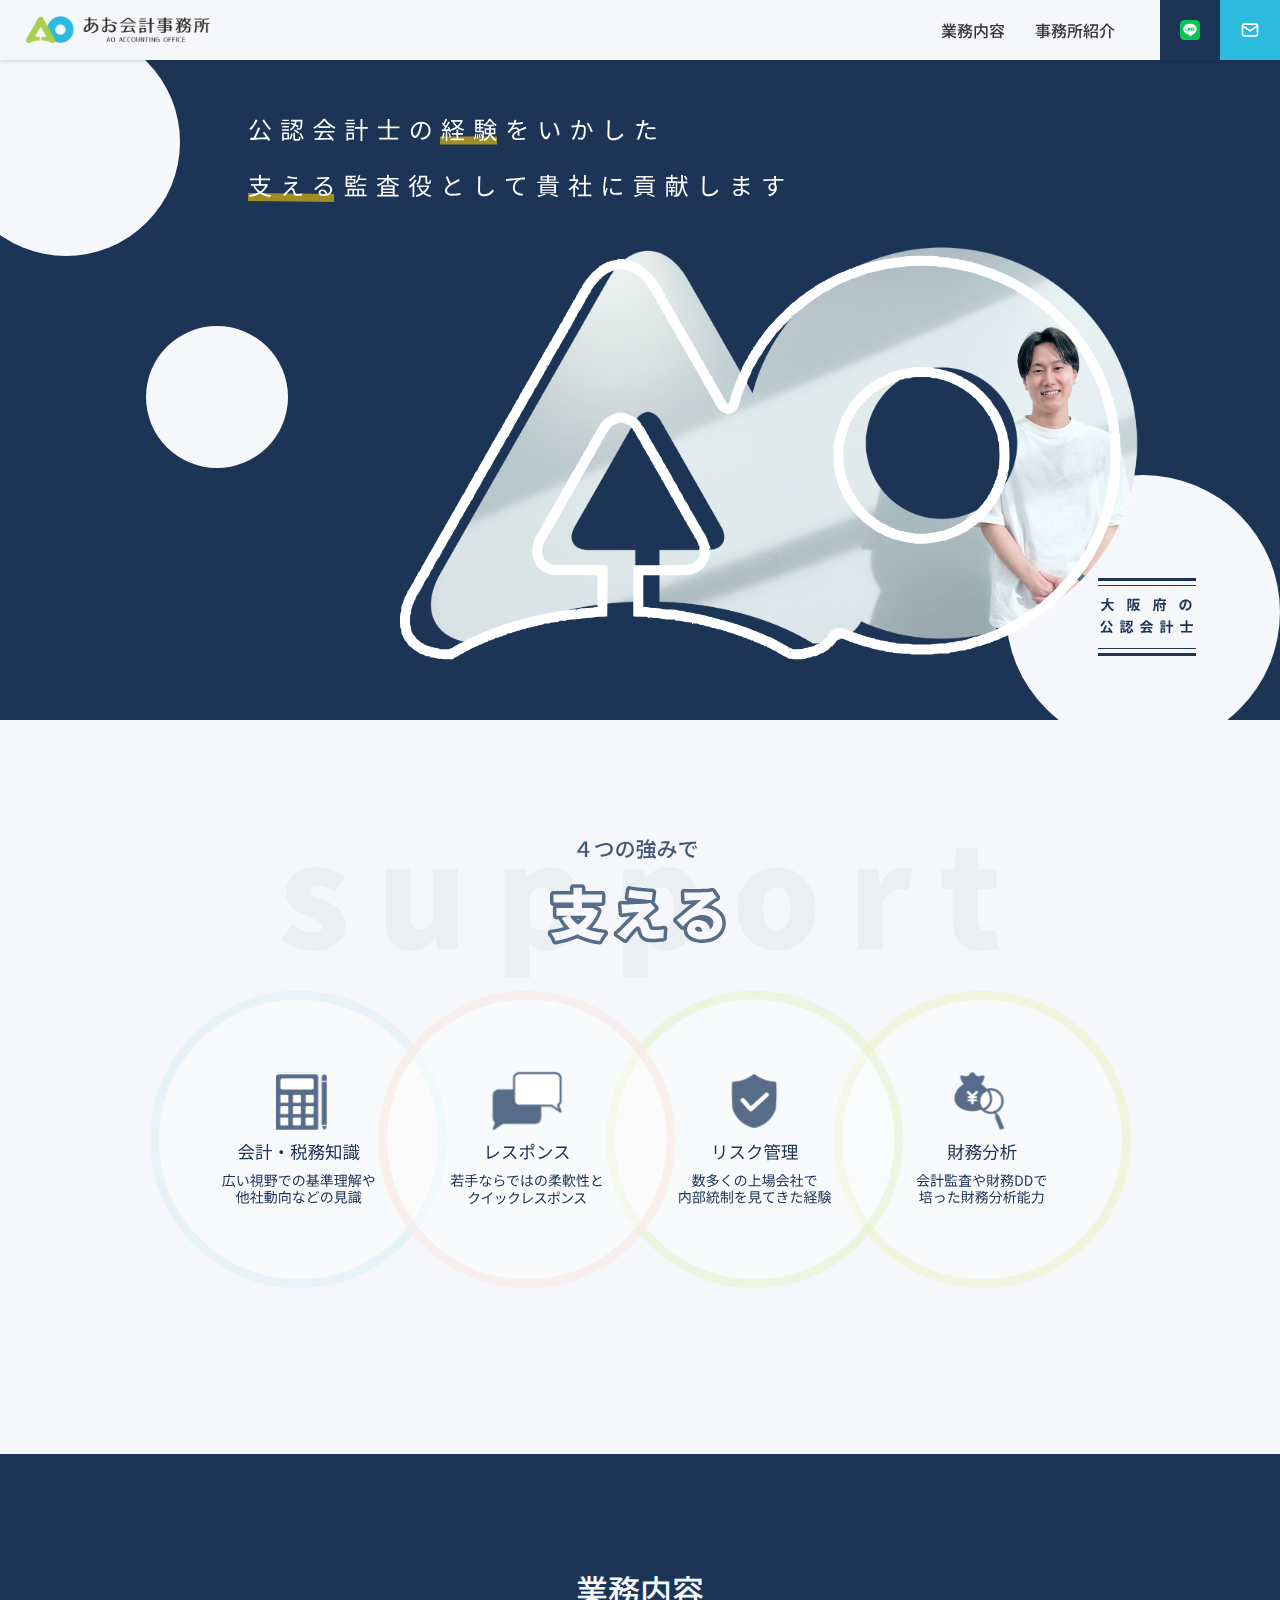
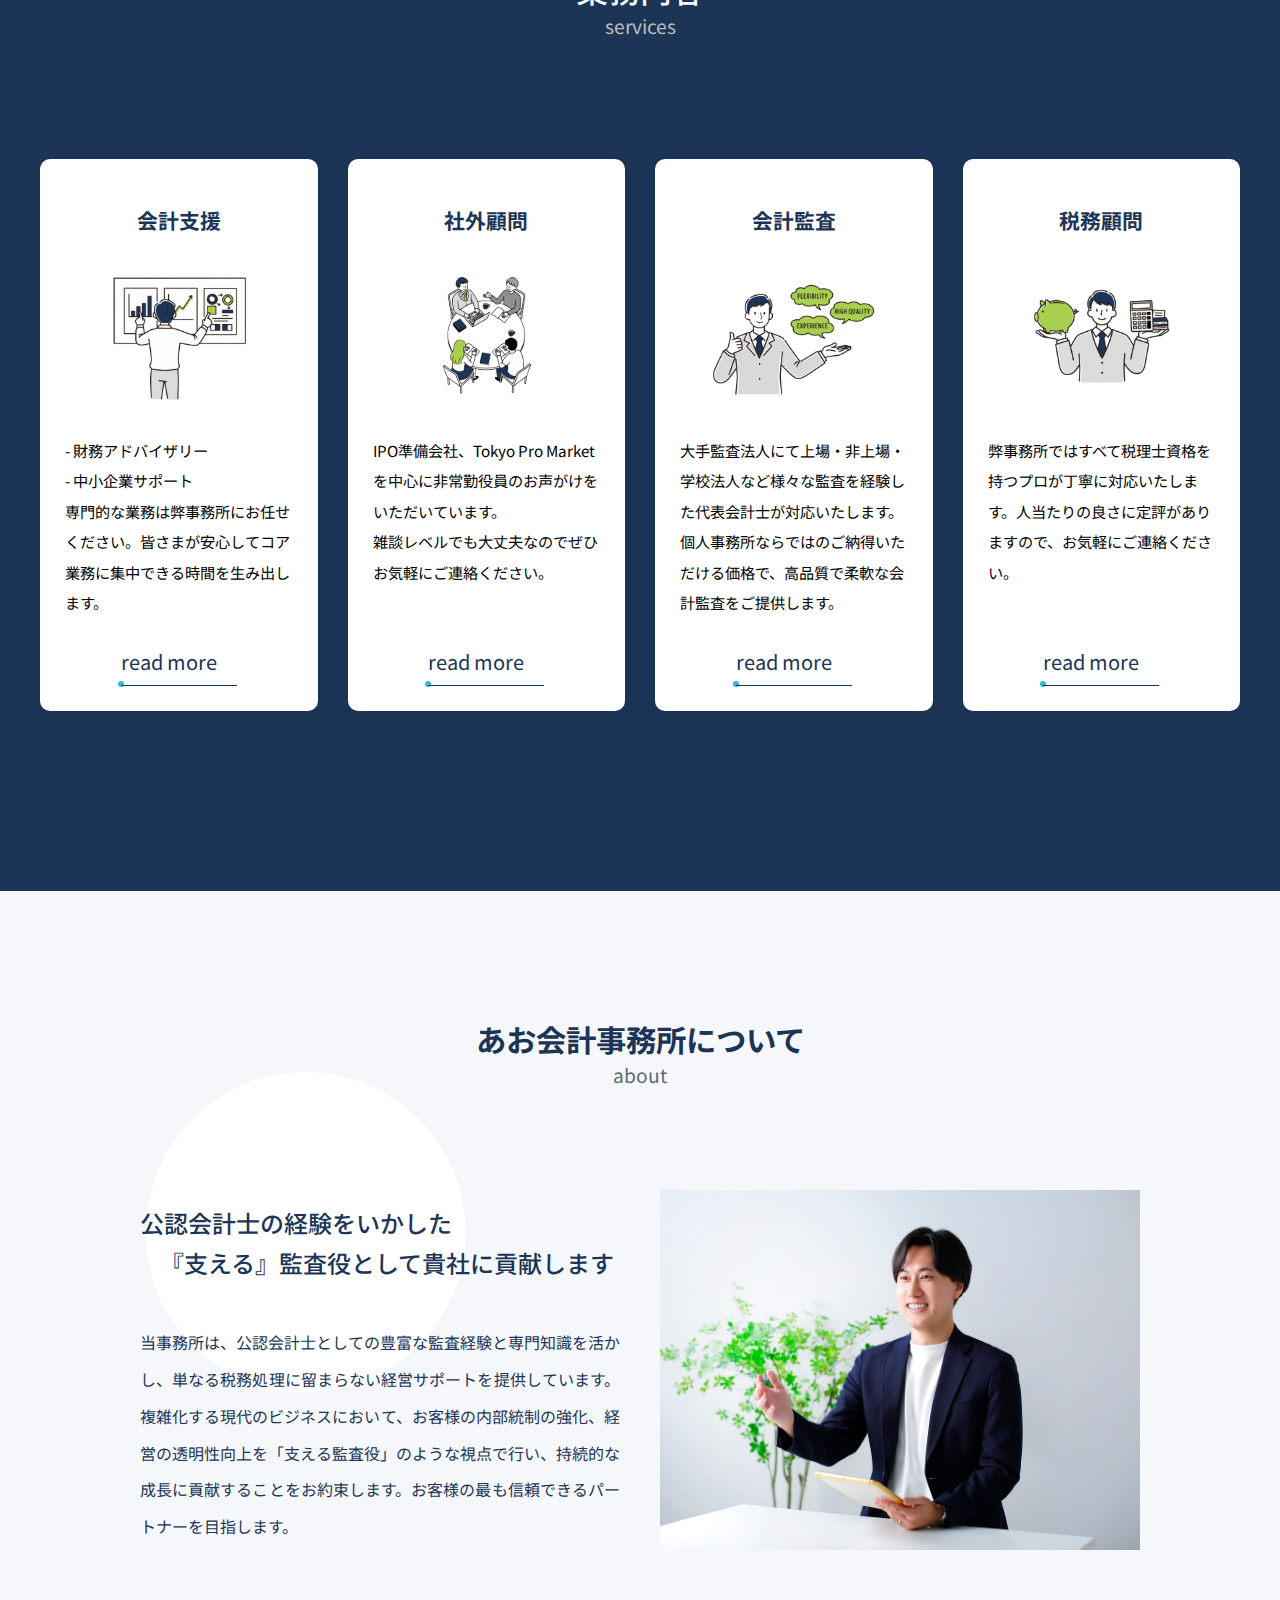
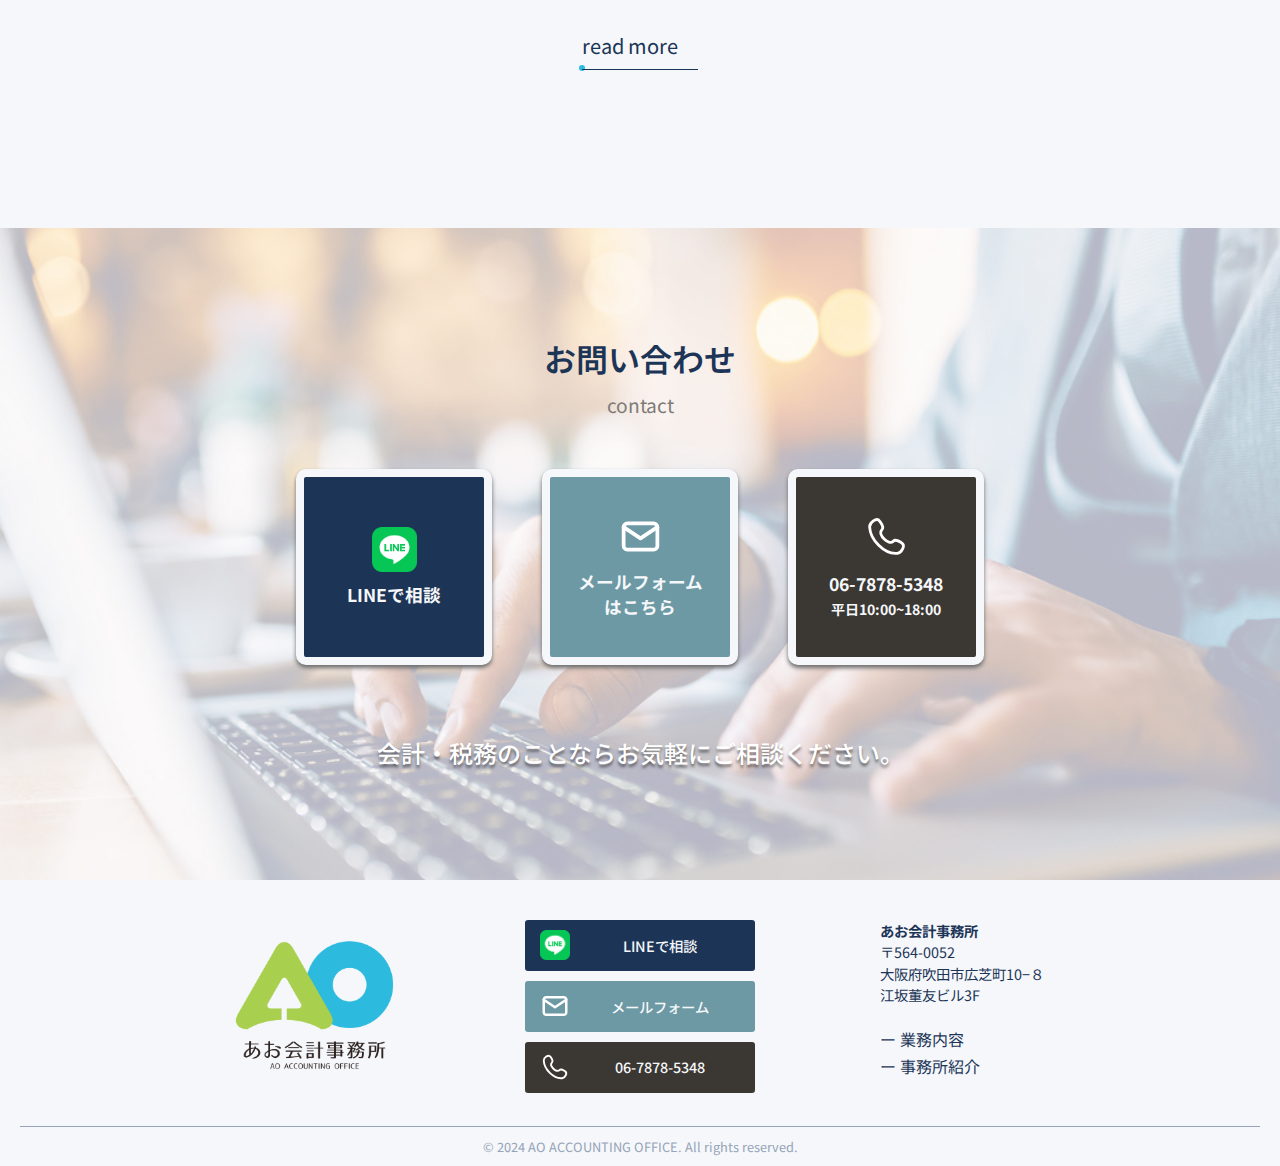
<file: ao-accounting-office/index.html>
<!DOCTYPE html>
<html>


<head>
    <meta charset="utf-8">
    <meta name="viewport" content="width=device-width, initial-scale=1.0">
    <title>あお会計事務所</title>
    <link rel="stylesheet" href="style.css">
    <meta name="description" content="会計支援・社外役員・会計監査・税理顧問">

    <link rel="preconnect" href="https://fonts.googleapis.com">
    <link rel="preconnect" href="https://fonts.gstatic.com" crossorigin>
    <link href="https://fonts.googleapis.com/css2?family=Noto+Sans+JP:wght@400;700&display=swap" rel="stylesheet">
</head>
<body>
  <header id="main-header">
    <div class="header-content">
        <div class="logo">
            <a href="/">
                <img src="images-ao/aologo_yoko.png" alt="あお会計事務所">
            </a>
        </div>



        
        <div class="right-section">
           <nav class="desktop-nav">
             <ul>
                <li class="has-submenu">
                    <a href="#services">業務内容</a>
                    <div class="submenu-container">
                        <div class="submenu-content">
                           <a href="#accounting-support" class="submenu-item">会計支援</a>
                           <a href="#outside-director" class="submenu-item">社外役員</a>
                           <a href="#accounting-audit" class="submenu-item">会計監査</a>
                           <a href="#tax-advisor" class="submenu-item">税務顧問</a>
                         </div>
                    </div>
                 </li>
                 <li><a href="#about">事務所紹介</a></li>
              </ul>
           </nav>
         






            <div class="social-tabs">
                <a href="#" class="social-tab mail-tab" aria-label="メールで問い合わせ">
                  <svg class="icon-svg" width="48" height="48" viewBox="0 0 48 48" fill="none" xmlns="http://www.w3.org/2000/svg">
                  <path d="M6 14C6 12.9391 6.42143 11.9217 7.17157 11.1716C7.92172 10.4214 8.93913 10 10 10H38C39.0609 10 40.0783 10.4214 40.8284 11.1716C41.5786 11.9217 42 12.9391 42 14V34C42 35.0609 41.5786 36.0783 40.8284 36.8284C40.0783 37.5786 39.0609 38 38 38H10C8.93913 38 7.92172 37.5786 7.17157 36.8284C6.42143 36.0783 6 35.0609 6 34V14Z" stroke="white" stroke-width="4" stroke-linecap="round" stroke-linejoin="round"/>
                  <path d="M6 14L24 26L42 14" stroke="white" stroke-width="4" stroke-linecap="round" stroke-linejoin="round"/>
                </svg>
                <span class="tab-label">メールで問い合わせ</span>
                </a>


                <a href="#" class="social-tab line-tab" aria-label="LINEで問い合わせ">
                  <img src="images-ao/LINE_Brand_icon 2.png" alt="LINEアイコン" class="icon-img">
                  <span class="tab-label">LINEで問い合わせ</span>
                </a>
            </div>

            <button class="hamburger-menu" aria-label="メニューを開く">
                <span class="bar"></span>
                <span class="bar"></span>
                <span class="bar"></span>
            </button>
        </div>
    </div>
    
    <nav class="mobile-nav">
        <ul>
            <li><a href="#services">業務内容</a></li>
            <li><a href="#about">事務所紹介</a></li>
            <li><a href="#">LINEで相談</a></li>
            <li><a href="#">メールでお問い合わせ</a></li>
            </ul>
    </nav>
</header>


<section id="hero-section">
  <img src="images-ao/home.svg" alt="あお会計事務所の背景" class="hero-image">
</section>



<section id="tsuyomi-section">
  <img src="images-ao/tsuyomi-2.svg" alt="あお会計事務所の４つの強み" class="tsuyomi-image">
</section>



<section id="service-section">
    <div class="service-container">
        <h2 class="service-title">業務内容</h2>
        <p class="service-subtitle">services</p>

        <div class="service-cards-grid">

            <div class="service-card">
                <h3 class="card-title">会計支援</h3>
                <img src="images-ao/service-1.svg" alt="会計支援" class="card-image">
                <p class="card-text">- 財務アドバイザリー<br>- 中小企業サポート<br>専門的な業務は弊事務所にお任せください。皆さまが安心してコア業務に集中できる時間を生み出します。</p>
                <div class="read-more-container">
                  <a href="#" class="read-more-button">read more&nbsp;&nbsp;&nbsp;&nbsp;&nbsp;</a>
                </div>
            </div>

            <div class="service-card">
                <h3 class="card-title">社外顧問</h3>
                <img src="images-ao/service-2.svg" alt="社外顧問" class="card-image">
                <p class="card-text">IPO準備会社、Tokyo Pro Marketを中心に非常勤役員のお声がけをいただいています。<br>雑談レベルでも大丈夫なのでぜひお気軽にご連絡ください。</p>
                <div class="read-more-container">
                  <a href="#" class="read-more-button">read more&nbsp;&nbsp;&nbsp;&nbsp;&nbsp;</a>
                </div>
            </div>

            <div class="service-card">
                <h3 class="card-title">会計監査</h3>
                <img src="images-ao/service-3.svg" alt="会計監査" class="card-image">
                <p class="card-text">大手監査法人にて上場・非上場・学校法人など様々な監査を経験した代表会計士が対応いたします。個人事務所ならではのご納得いただける価格で、高品質で柔軟な会計監査をご提供します。</p>
                <div class="read-more-container">
                  <a href="#" class="read-more-button">read more&nbsp;&nbsp;&nbsp;&nbsp;&nbsp;</a>
                </div>
            </div>

            <div class="service-card">
                <h3 class="card-title">税務顧問</h3>
                <img src="images-ao/service-4.svg" alt="税務顧問" class="card-image">
                <p class="card-text">弊事務所ではすべて税理士資格を持つプロが丁寧に対応いたします。人当たりの良さに定評がありますので、お気軽にご連絡ください。</p>
                <div class="read-more-container">
                  <a href="#" class="read-more-button">read more&nbsp;&nbsp;&nbsp;&nbsp;&nbsp;</a>
                </div>
            </div>

        </div>
    </div>
</section>



<section id="about-section">
    <img src="images-ao/about.svg" alt="事務所紹介" class="about-bg-image">

    <div class="about-container">
        <h2 class="about-title">あお会計事務所について</h2>
        <p class="about-subtitle">about</p>

        <div class="about-content-wrap">
            <div class="about-text-content">
                <h3 class="about-main-title">
                    公認会計士の経験をいかした<br>
                    <span class="shifted-line">『支える』監査役として貴社に貢献します</span>
                </h3>
                <p class="about-text">
                    当事務所は、公認会計士としての豊富な監査経験と専門知識を活かし、単なる税務処理に留まらない経営サポートを提供しています。複雑化する現代のビジネスにおいて、お客様の内部統制の強化、経営の透明性向上を「支える監査役」のような視点で行い、持続的な成長に貢献することをお約束します。お客様の最も信頼できるパートナーを目指します。
                </p>
            </div>

            <div class="about-image-content">
                <img src="images-ao/about-image.jpeg" alt="あお会計事務所代表の写真" class="about-image">
            </div>
        </div>
       



        <div class="read-more-container">
          <a href="#" class="read-more-button">read more&nbsp;&nbsp;&nbsp;&nbsp;&nbsp;</a>
        </div>






    </div>
</section>





<section id="contact-section" class="contact-section">
    <div class="contact-background"></div>

    <div class="contact-title-container">
        <h2 class="contact-title">お問い合わせ</h2>
        <p class="contact-subtitle">contact</p>
    </div>

    <div class="contact-content">
        <div class="button-group">
            <a href="#" class="contact-button line">
                <img src="images-ao/LINE_Brand_icon 2.png" alt="LINE" class="button-icon">
                <span class="button-text">LINEで相談</span>
            </a>
            <a href="#" class="contact-button mail">
                <img src="images-ao/mail-tab.svg" alt="Email" class="button-icon">
                <span class="button-text">メールフォーム<br>はこちら</span>
            </a>
            <a href="tel:0678785348" class="contact-button phone">
                <img src="images-ao/phone.svg" alt="Phone" class="button-icon">
                <span class="button-text phone-text"><span class="phone-number-mask">0123456789</span> 
                    <p>平日10:00~18:00</p>
                </span>
            </a>
        </div>

        <p class="contact-message">会計・税務のことならお気軽にご相談ください。</p>
        
    </div>
</section>






 <a href="#" class="back-to-top">
        <div class="back-to-top__icon-wrapper">
            <div class="back-to-top__arrow"></div>
        </div>
        <div class="back-to-top__text">T o p</div>
        <div class="back-to-top__line"></div>
    </a>







<footer id="main-footer" class="main-footer">
    <div class="footer-container">
        
        <div class="footer-item footer-logo">
            <img src="images-ao/aologo_tate.png" alt="あお会計事務所ロゴ" class="footer-logo-img">
        </div>
        
        <div class="footer-item footer-contact">
            <a href="#" class="contact-button-mini line-mini">
                <img src="images-ao/LINE_Brand_icon 2.png" alt="LINE" class="button-icon-mini">
                <span class="contact-button-mini-text">LINEで相談</span>
            </a>
            <a href="#" class="contact-button-mini mail-mini">
                <img src="images-ao/mail-tab.svg" alt="Email" class="button-icon-mini">
                <span class="contact-button-mini-text">メールフォーム</span>
            </a>
            <a href="tel:0678785348" class="contact-button-mini phone-mini">
                <img src="images-ao/phone.svg" alt="Phone" class="button-icon-mini">
                <span class="contact-button-mini-text"><span class="phone-number-mask-mini"></span></span>
            </a>
        </div>
        
        <div class="footer-item footer-info">
            <div class="footer-address">
                <p><strong>あお会計事務所</strong></p>
                <p>〒564-0052</p>
                <p>大阪府吹田市広芝町10−８</p>
                <p>江坂董友ビル3F</p>
            </div>
            
            <nav class="footer-nav">
                <ul>
                    <li><a href="#">ー 業務内容</a></li>
                    <li><a href="#">ー 事務所紹介</a></li>
                </ul>
            </nav>
        </div>
        
    </div>
    
    <div class="footer-copyright">
        <p>&copy; 2024 AO ACCOUNTING OFFICE. All rights reserved.</p>
    </div>
</footer>

<script src="js/main.js"></script>
</body>
</html>
</file>
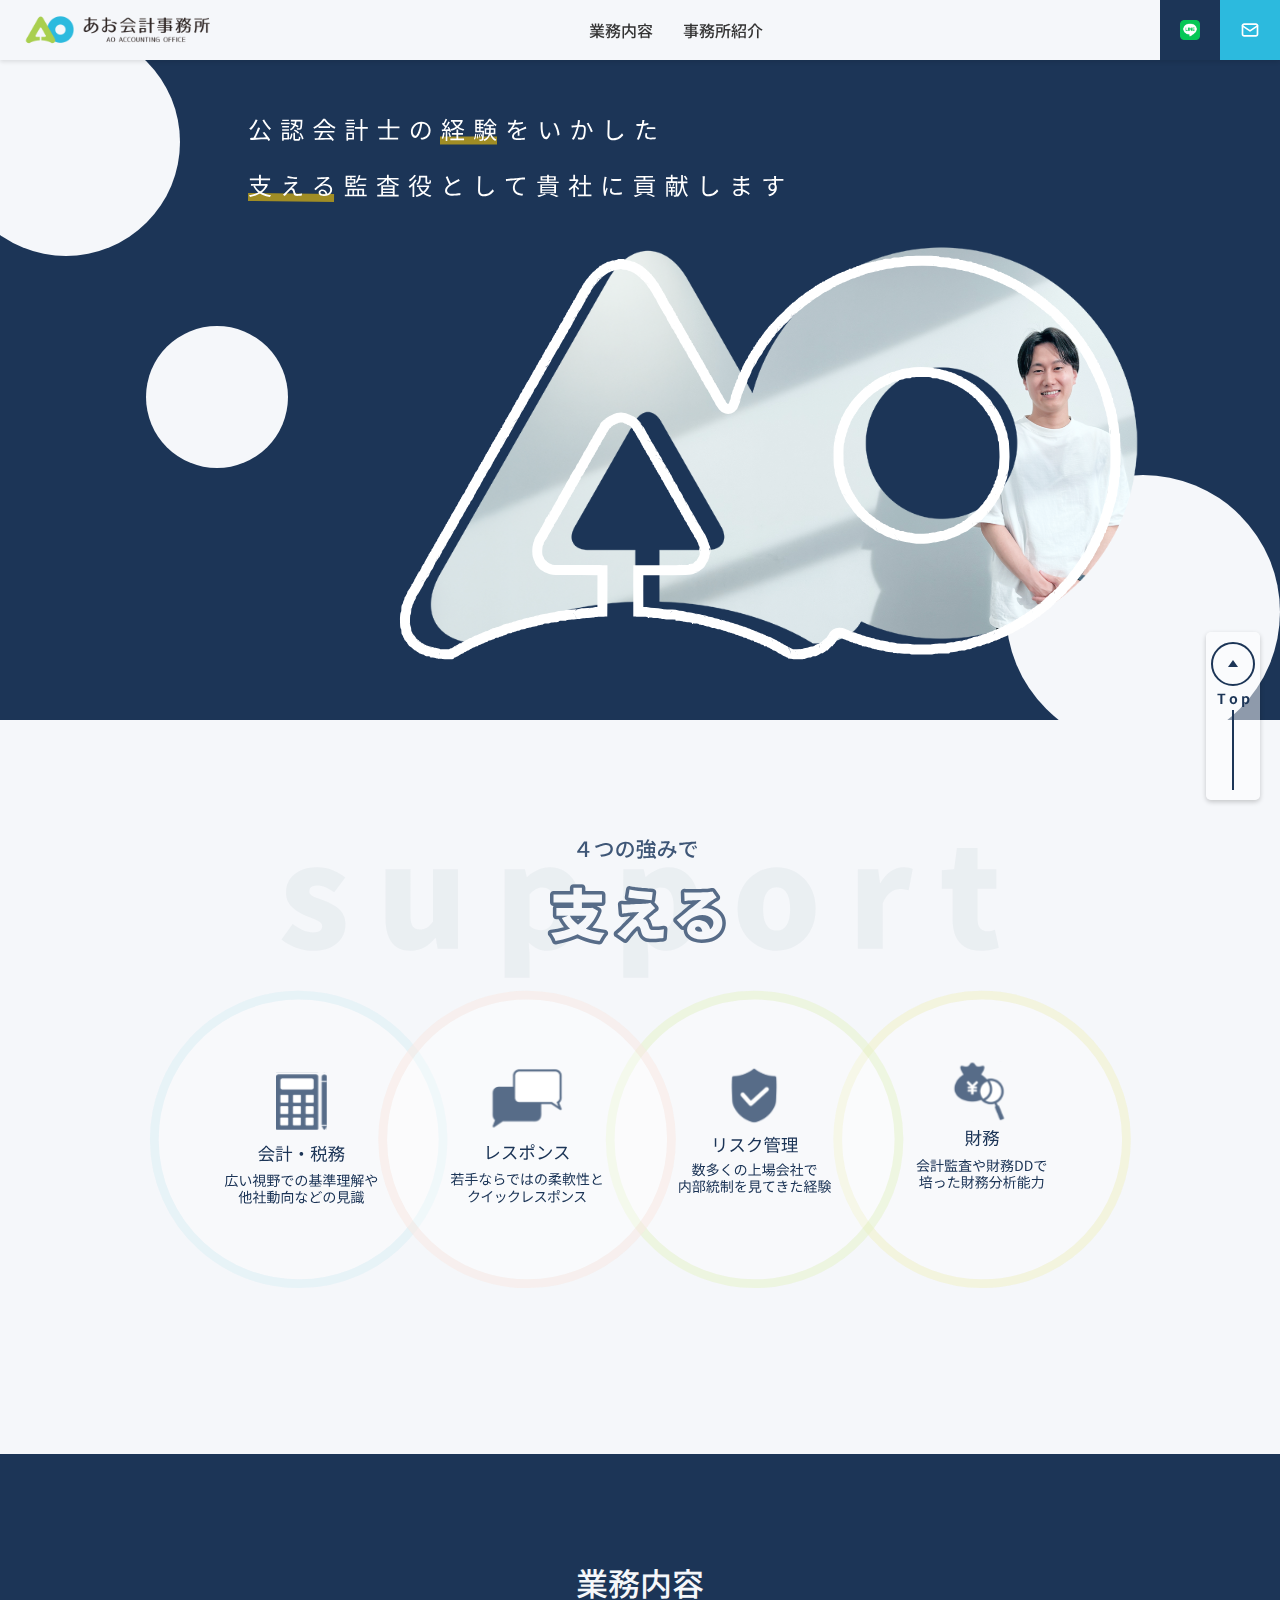
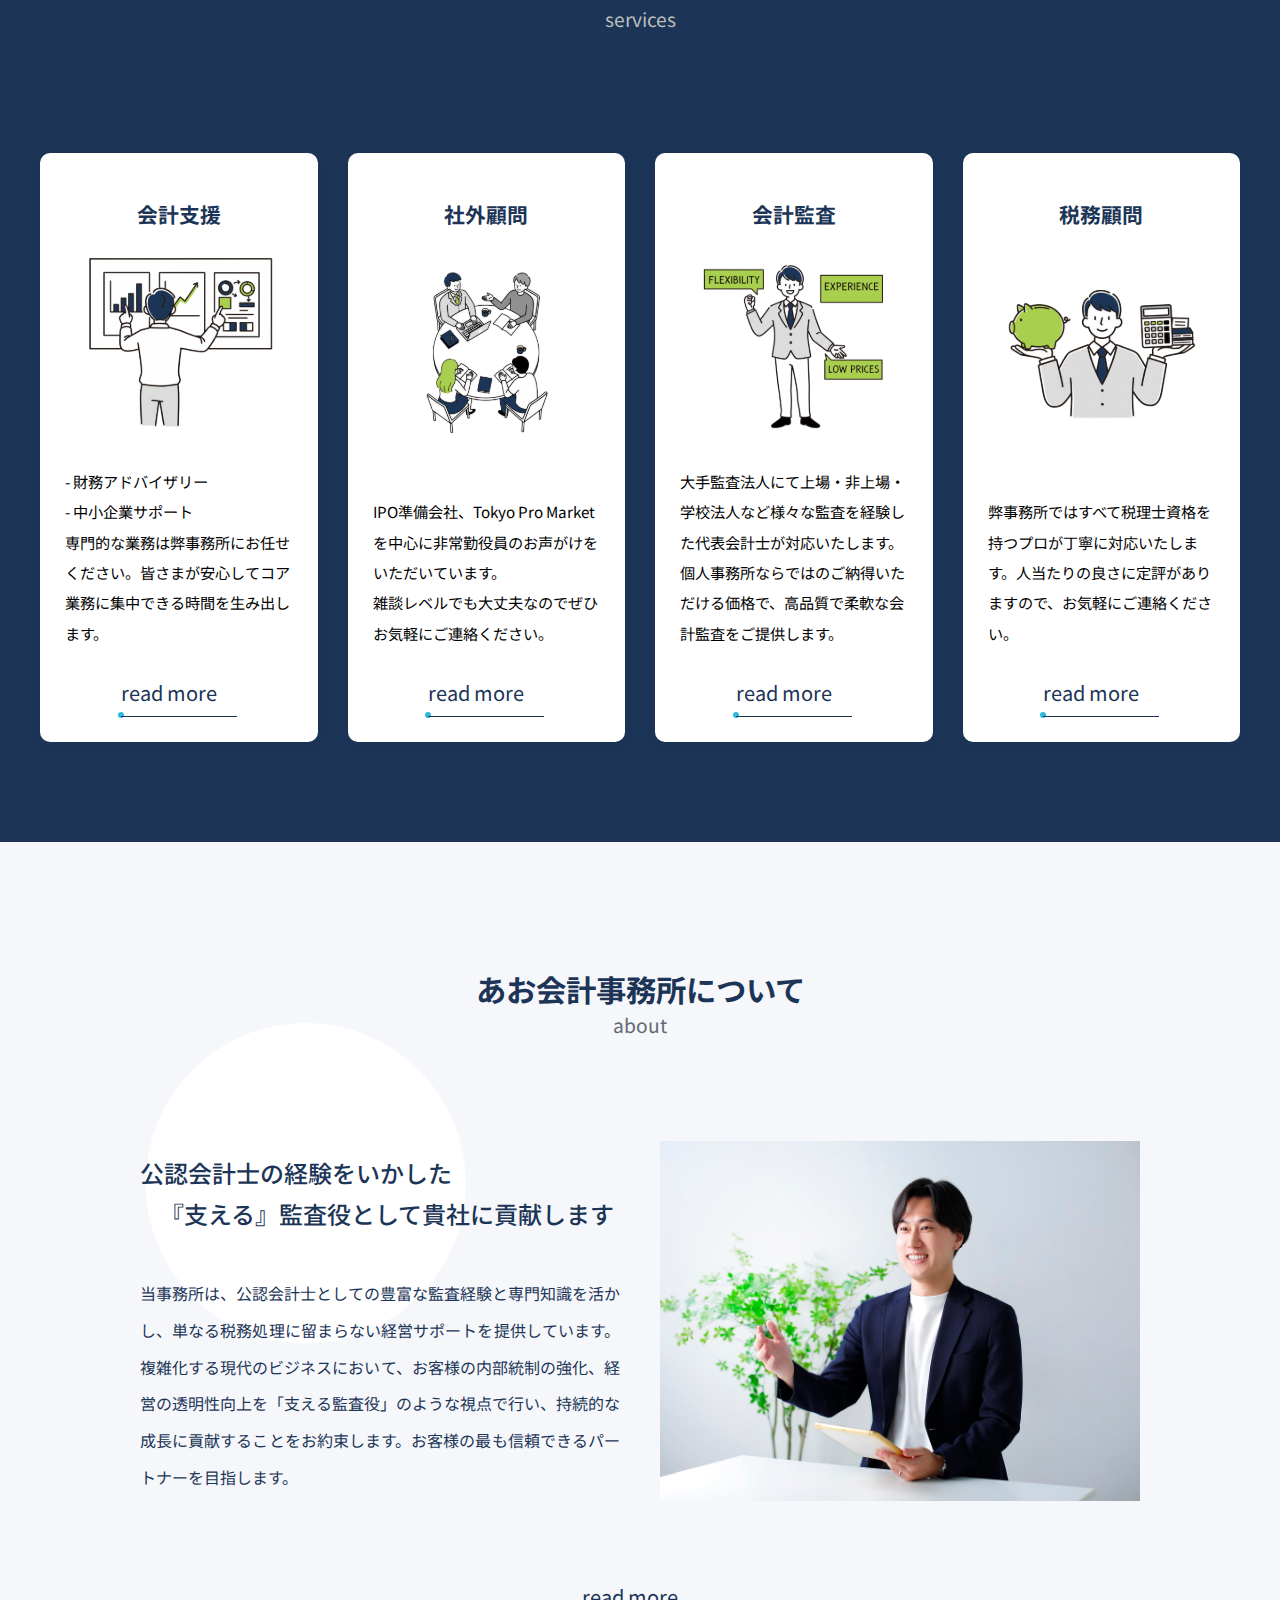
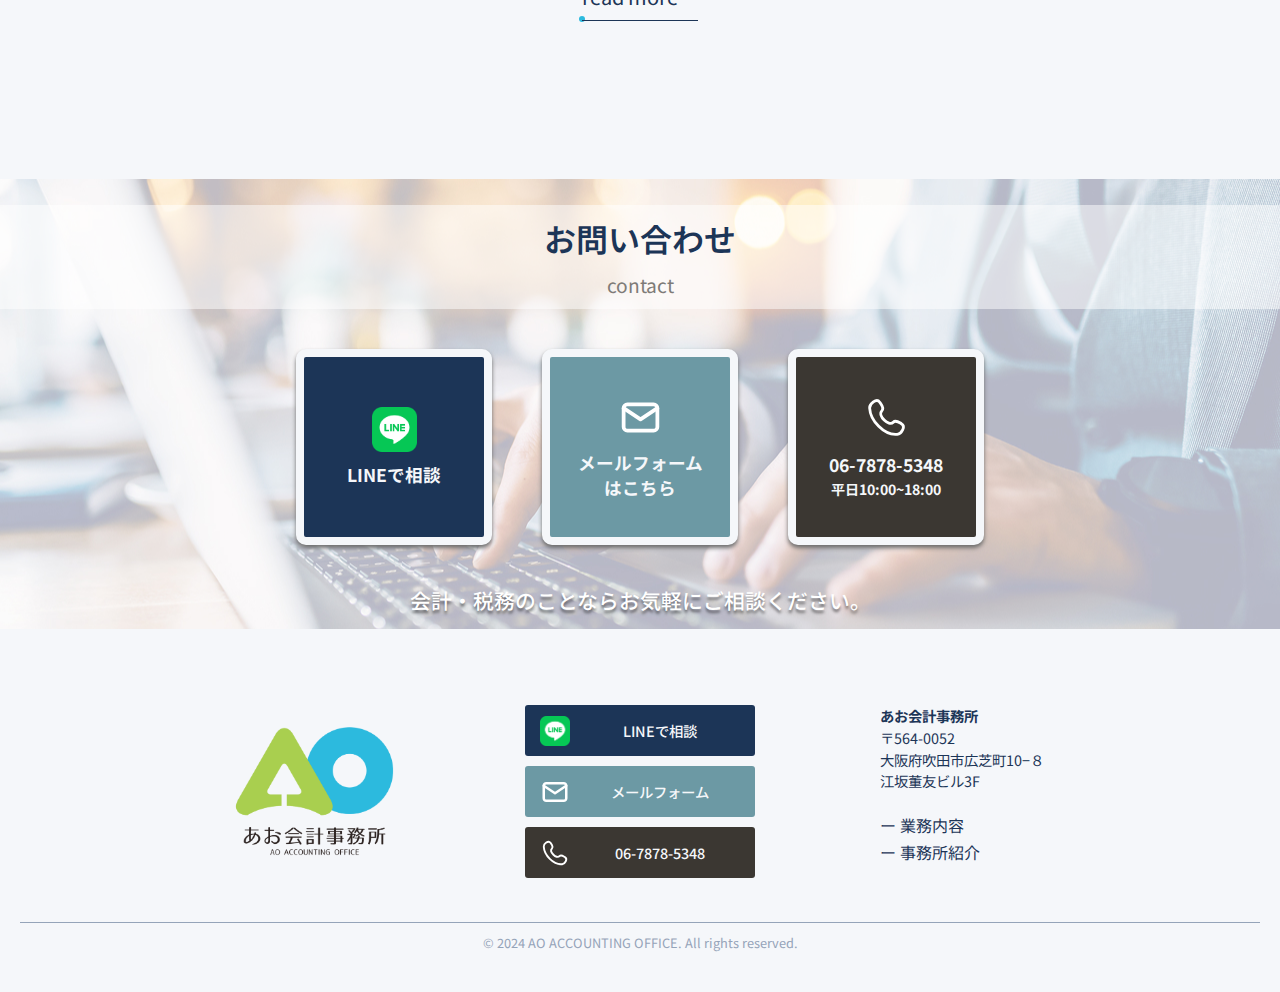
<file: ao-kaikei/index.html>
<!DOCTYPE html>
<html>


<head>
    <meta charset="utf-8">
    <meta name="viewport" content="width=device-width, initial-scale=1.0">
    <title>あお会計事務所</title>
    <link rel="stylesheet" href="style.css">
    <meta name="description" content="会計支援・社外役員・会計監査・税理顧問">

    <link rel="preconnect" href="https://fonts.googleapis.com">
    <link rel="preconnect" href="https://fonts.gstatic.com" crossorigin>
    <link href="https://fonts.googleapis.com/css2?family=Noto+Sans+JP:wght@400;700&display=swap" rel="stylesheet">
</head>
<body>
  <header id="main-header">
    <div class="header-content">
        <div class="logo">
            <a href="/">
                <img src="images-ao/aologo_yoko.png" alt="あお会計事務所">
            </a>
        </div>



        
        <div class="right-section">
           <nav class="desktop-nav">
             <ul>
                <li class="has-submenu">
                    <a href="#services">業務内容</a>
                    <div class="submenu-container">
                        <div class="submenu-content">
                           <a href="#accounting-support" class="submenu-item">会計支援</a>
                           <a href="#outside-director" class="submenu-item">社外役員</a>
                           <a href="#accounting-audit" class="submenu-item">会計監査</a>
                           <a href="#tax-advisor" class="submenu-item">税務顧問</a>
                         </div>
                    </div>
                 </li>
                 <li><a href="#about">事務所紹介</a></li>
              </ul>
           </nav>
         </div>






            <div class="social-tabs">
                <a href="#" class="social-tab mail-tab" aria-label="メールで問い合わせ">
                  <svg class="icon-svg" width="48" height="48" viewBox="0 0 48 48" fill="none" xmlns="http://www.w3.org/2000/svg">
                  <path d="M6 14C6 12.9391 6.42143 11.9217 7.17157 11.1716C7.92172 10.4214 8.93913 10 10 10H38C39.0609 10 40.0783 10.4214 40.8284 11.1716C41.5786 11.9217 42 12.9391 42 14V34C42 35.0609 41.5786 36.0783 40.8284 36.8284C40.0783 37.5786 39.0609 38 38 38H10C8.93913 38 7.92172 37.5786 7.17157 36.8284C6.42143 36.0783 6 35.0609 6 34V14Z" stroke="white" stroke-width="4" stroke-linecap="round" stroke-linejoin="round"/>
                  <path d="M6 14L24 26L42 14" stroke="white" stroke-width="4" stroke-linecap="round" stroke-linejoin="round"/>
                </svg>
                <span class="tab-label">メールで問い合わせ</span>
                </a>


                <a href="#" class="social-tab line-tab" aria-label="LINEで問い合わせ">
                  <img src="images-ao/LINE_Brand_icon 2.png" alt="LINEアイコン" class="icon-img">
                  <span class="tab-label">LINEで問い合わせ</span>
                </a>
            </div>

            <button class="hamburger-menu" aria-label="メニューを開く">
                <span class="bar"></span>
                <span class="bar"></span>
                <span class="bar"></span>
            </button>
        </div>
    </div>
    
    <nav class="mobile-nav">
        <ul>
            <li><a href="#services">業務内容</a></li>
            <li><a href="#about">事務所紹介</a></li>
            </ul>
    </nav>
</header>


<section id="hero-section">
  <img src="images-ao/home.svg" alt="あお会計事務所の背景" class="hero-image">
</section>



<section id="tsuyomi-section">
  <img src="images-ao/tsuyomi-2.svg" alt="あお会計事務所の４つの強み" class="tsuyomi-image">
</section>



<section id="service-section">
    <div class="service-container">
        <h2 class="service-title">業務内容</h2>
        <p class="service-subtitle">services</p>

        <div class="service-cards-grid">

            <div class="service-card">
                <h3 class="card-title">会計支援</h3>
                <img src="images-ao/service-1.svg" alt="会計支援" class="card-image">
                <p class="card-text">- 財務アドバイザリー<br>- 中小企業サポート<br>専門的な業務は弊事務所にお任せください。皆さまが安心してコア業務に集中できる時間を生み出します。</p>
                <div class="read-more-container">
                  <a href="#" class="read-more-button">read more&nbsp;&nbsp;&nbsp;&nbsp;&nbsp;</a>
                </div>
            </div>

            <div class="service-card">
                <h3 class="card-title">社外顧問</h3>
                <img src="images-ao/service-2.svg" alt="社外顧問" class="card-image">
                <p class="card-text">IPO準備会社、Tokyo Pro Marketを中心に非常勤役員のお声がけをいただいています。<br>雑談レベルでも大丈夫なのでぜひお気軽にご連絡ください。</p>
                <div class="read-more-container">
                  <a href="#" class="read-more-button">read more&nbsp;&nbsp;&nbsp;&nbsp;&nbsp;</a>
                </div>
            </div>

            <div class="service-card">
                <h3 class="card-title">会計監査</h3>
                <img src="images-ao/service-3.svg" alt="会計監査" class="card-image">
                <p class="card-text">大手監査法人にて上場・非上場・学校法人など様々な監査を経験した代表会計士が対応いたします。個人事務所ならではのご納得いただける価格で、高品質で柔軟な会計監査をご提供します。</p>
                <div class="read-more-container">
                  <a href="#" class="read-more-button">read more&nbsp;&nbsp;&nbsp;&nbsp;&nbsp;</a>
                </div>
            </div>

            <div class="service-card">
                <h3 class="card-title">税務顧問</h3>
                <img src="images-ao/service-4.svg" alt="税務顧問" class="card-image">
                <p class="card-text">弊事務所ではすべて税理士資格を持つプロが丁寧に対応いたします。人当たりの良さに定評がありますので、お気軽にご連絡ください。</p>
                <div class="read-more-container">
                  <a href="#" class="read-more-button">read more&nbsp;&nbsp;&nbsp;&nbsp;&nbsp;</a>
                </div>
            </div>

        </div>
    </div>
</section>



<section id="about-section">
    <img src="images-ao/about.svg" alt="事務所紹介" class="about-bg-image">

    <div class="about-container">
        <h2 class="about-title">あお会計事務所について</h2>
        <p class="about-subtitle">about</p>

        <div class="about-content-wrap">
            <div class="about-text-content">
                <h3 class="about-main-title">
                    公認会計士の経験をいかした<br>
                    <span class="shifted-line">『支える』監査役として貴社に貢献します</span>
                </h3>
                <p class="about-text">
                    当事務所は、公認会計士としての豊富な監査経験と専門知識を活かし、単なる税務処理に留まらない経営サポートを提供しています。複雑化する現代のビジネスにおいて、お客様の内部統制の強化、経営の透明性向上を「支える監査役」のような視点で行い、持続的な成長に貢献することをお約束します。お客様の最も信頼できるパートナーを目指します。
                </p>
            </div>

            <div class="about-image-content">
                <img src="images-ao/about-image.jpeg" alt="あお会計事務所代表の写真" class="about-image">
            </div>
        </div>
       



        <div class="read-more-container">
          <a href="#" class="read-more-button">read more&nbsp;&nbsp;&nbsp;&nbsp;&nbsp;</a>
        </div>






    </div>
</section>





<section id="contact-section" class="contact-section">
    <div class="contact-background"></div>

    <div class="contact-title-container">
        <h2 class="contact-title">お問い合わせ</h2>
        <p class="contact-subtitle">contact</p>
    </div>

    <div class="contact-content">
        <div class="button-group">
            <a href="#" class="contact-button line">
                <img src="images-ao/LINE_Brand_icon 2.png" alt="LINE" class="button-icon">
                <span class="button-text">LINEで相談</span>
            </a>
            <a href="#" class="contact-button mail">
                <img src="images-ao/mail-tab.svg" alt="Email" class="button-icon">
                <span class="button-text">メールフォーム<br>はこちら</span>
            </a>
            <a href="tel:0678785348" class="contact-button phone">
                <img src="images-ao/phone.svg" alt="Phone" class="button-icon">
                <span class="button-text phone-text"><span class="phone-number-mask">0123456789</span> 
                    <p>平日10:00~18:00</p>
                </span>
            </a>
        </div>

        <p class="contact-message">会計・税務のことならお気軽にご相談ください。</p>
        
    </div>
</section>






 <a href="#" class="back-to-top">
        <div class="back-to-top__icon-wrapper">
            <div class="back-to-top__arrow"></div>
        </div>
        <div class="back-to-top__text">T o p</div>
        <div class="back-to-top__line"></div>
    </a>







<footer id="main-footer" class="main-footer">
    <div class="footer-container">
        
        <div class="footer-item footer-logo">
            <img src="images-ao/aologo_tate.png" alt="あお会計事務所ロゴ" class="footer-logo-img">
        </div>
        
        <div class="footer-item footer-contact">
            <a href="#" class="contact-button-mini line-mini">
                <img src="images-ao/LINE_Brand_icon 2.png" alt="LINE" class="button-icon-mini">
                <span class="contact-button-mini-text">LINEで相談</span>
            </a>
            <a href="#" class="contact-button-mini mail-mini">
                <img src="images-ao/mail-tab.svg" alt="Email" class="button-icon-mini">
                <span class="contact-button-mini-text">メールフォーム</span>
            </a>
            <a href="tel:0678785348" class="contact-button-mini phone-mini">
                <img src="images-ao/phone.svg" alt="Phone" class="button-icon-mini">
                <span class="contact-button-mini-text"><span class="phone-number-mask-mini"></span></span>
            </a>
        </div>
        
        <div class="footer-item footer-info">
            <div class="footer-address">
                <p><strong>あお会計事務所</strong></p>
                <p>〒564-0052</p>
                <p>大阪府吹田市広芝町10−８</p>
                <p>江坂董友ビル3F</p>
            </div>
            
            <nav class="footer-nav">
                <ul>
                    <li><a href="#">ー 業務内容</a></li>
                    <li><a href="#">ー 事務所紹介</a></li>
                </ul>
            </nav>
        </div>
        
    </div>
    
    <div class="footer-copyright">
        <p>&copy; 2024 AO ACCOUNTING OFFICE. All rights reserved.</p>
    </div>
</footer>

<script src="js/main.js"></script>
</body>
</file>
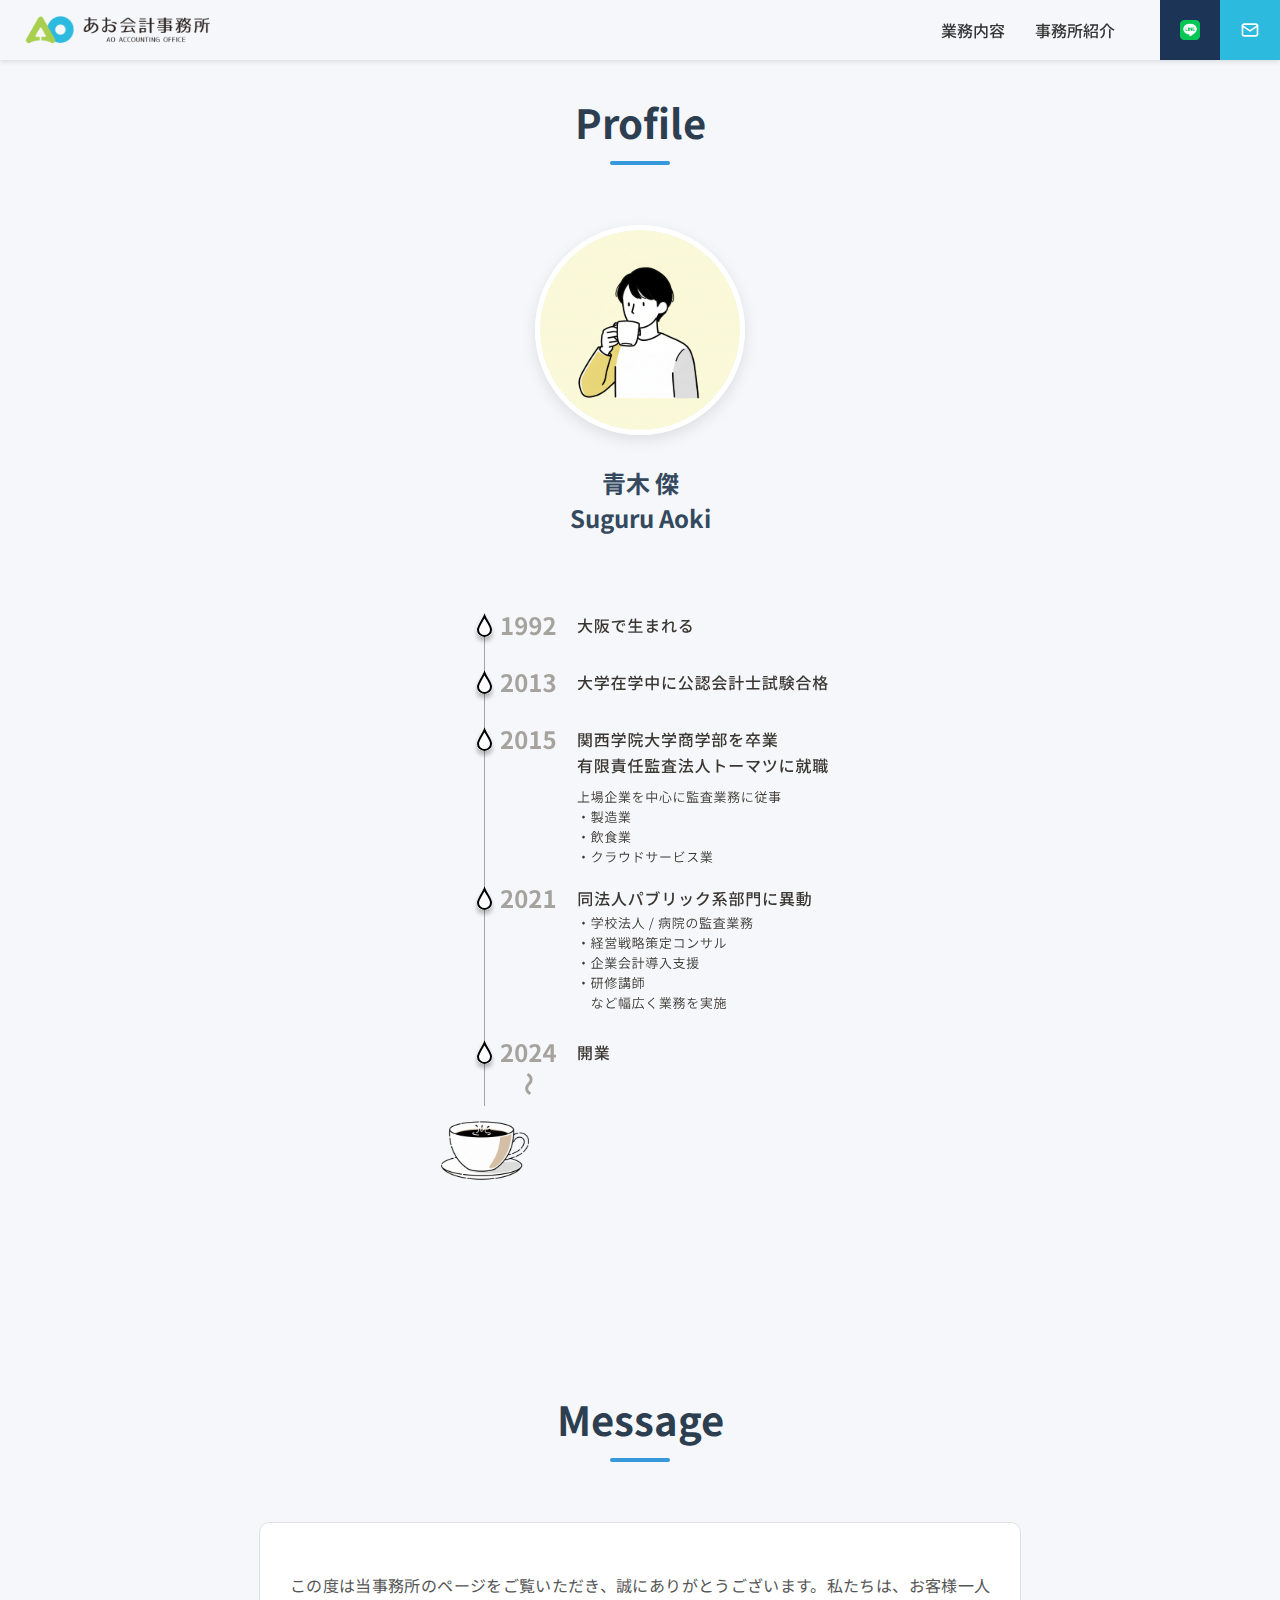
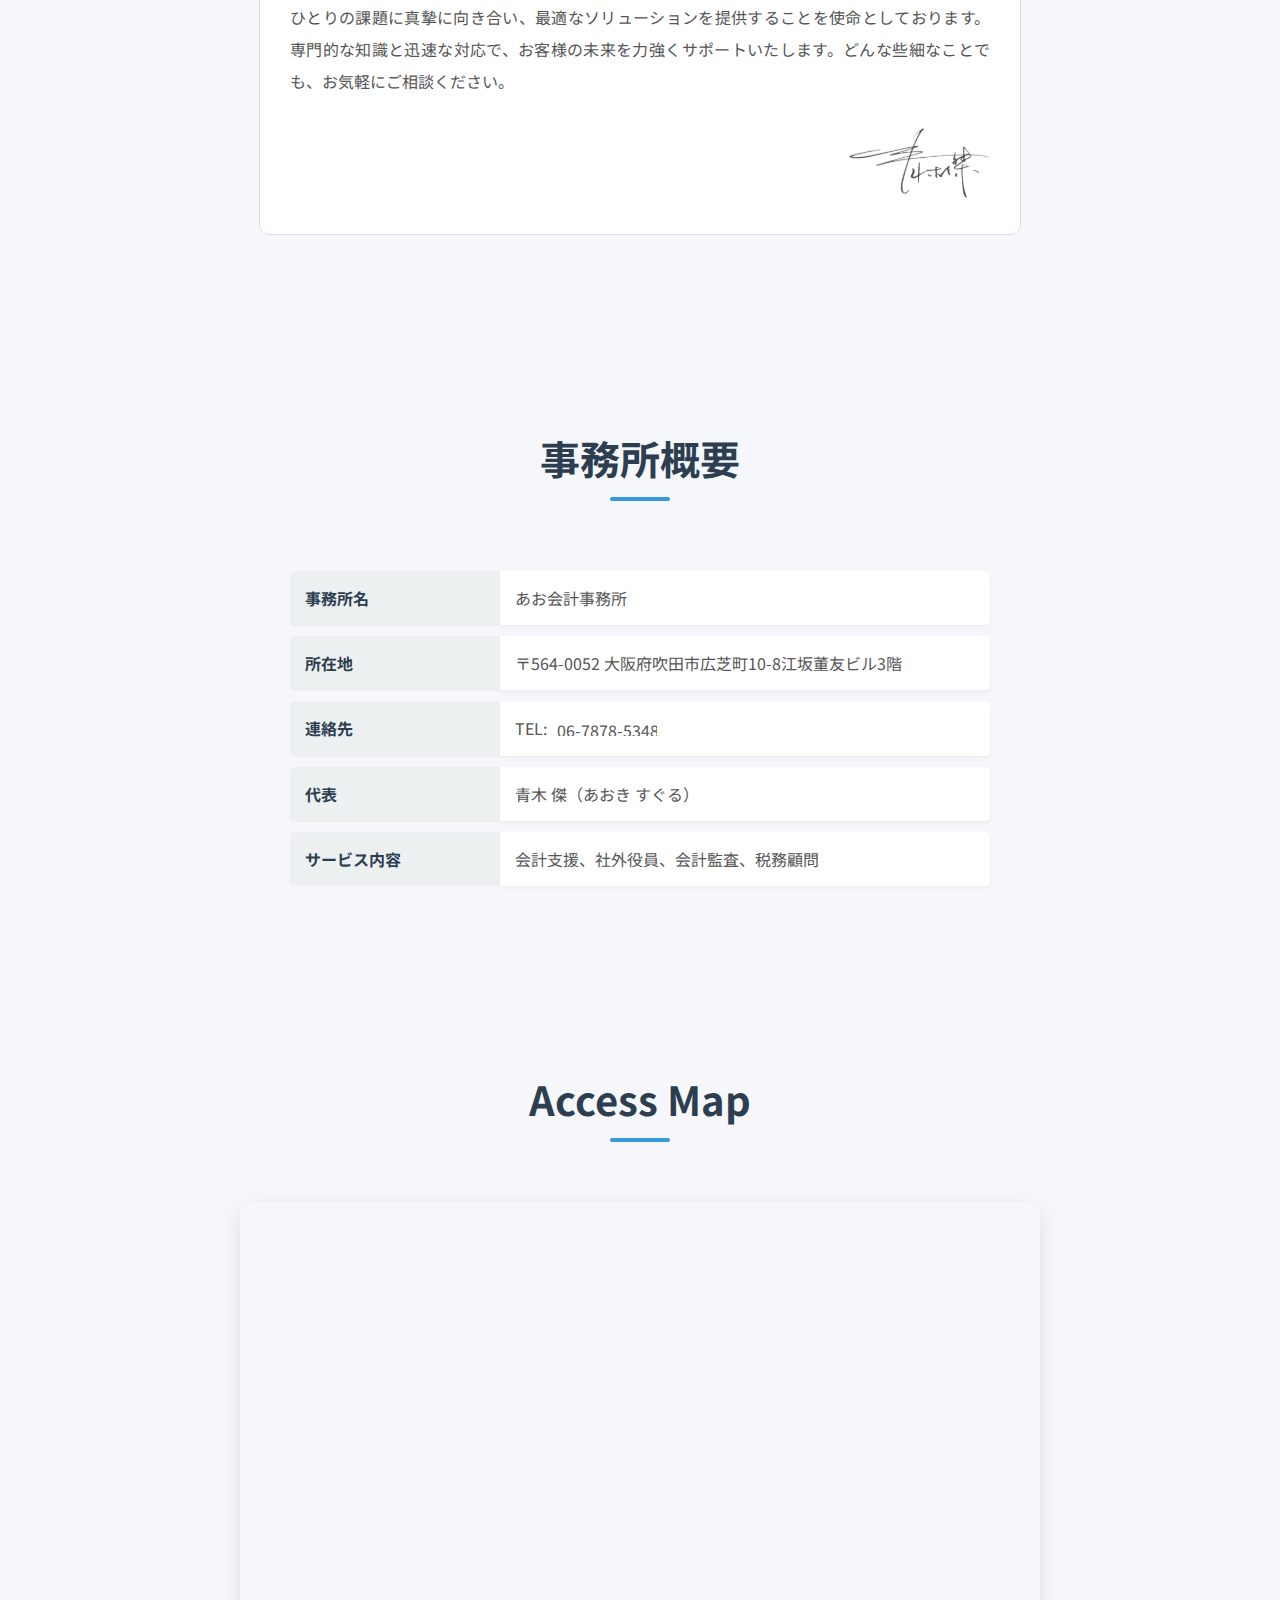
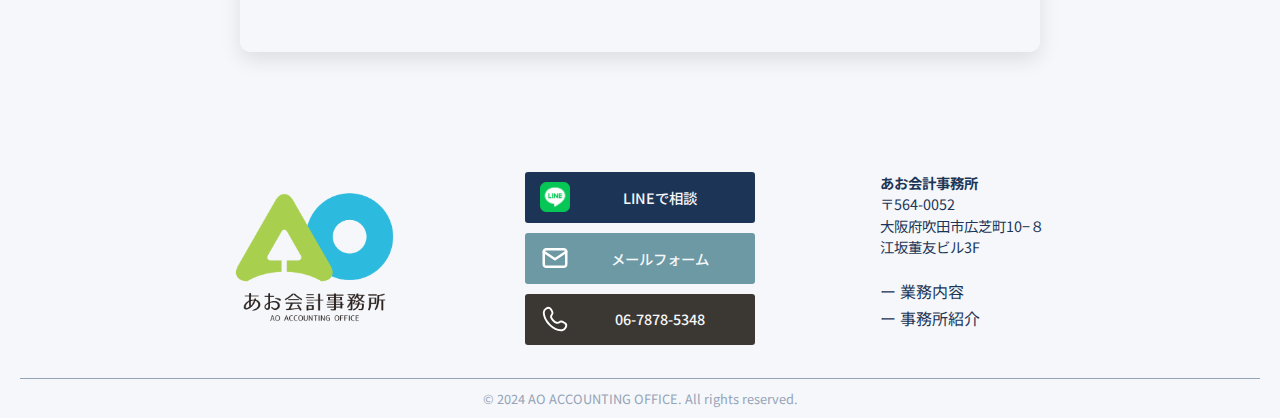
<file: ao-accounting-office/page-about.html>
<!DOCTYPE html>
<html>


<head>
    <meta charset="utf-8">
    <meta name="viewport" content="width=device-width, initial-scale=1.0">
    <title>あお会計事務所</title>
    <link rel="stylesheet" href="style.css">
    <meta name="description" content="会計支援・社外役員・会計監査・税理顧問">

    <link rel="preconnect" href="https://fonts.googleapis.com">
    <link rel="preconnect" href="https://fonts.gstatic.com" crossorigin>
    <link href="https://fonts.googleapis.com/css2?family=Noto+Sans+JP:wght@400;700&display=swap" rel="stylesheet">
</head>
<body>
  <header id="main-header">
    <div class="header-content">
        <div class="logo">
            <a href="/">
                <img src="images-ao/aologo_yoko.png" alt="あお会計事務所">
            </a>
        </div>



        
        <div class="right-section">
           <nav class="desktop-nav">
             <ul>
                <li class="has-submenu">
                    <a href="#services">業務内容</a>
                    <div class="submenu-container">
                        <div class="submenu-content">
                           <a href="#accounting-support" class="submenu-item">会計支援</a>
                           <a href="#outside-director" class="submenu-item">社外役員</a>
                           <a href="#accounting-audit" class="submenu-item">会計監査</a>
                           <a href="#tax-advisor" class="submenu-item">税務顧問</a>
                         </div>
                    </div>
                 </li>
                 <li><a href="#about">事務所紹介</a></li>
              </ul>
           </nav>
         






            <div class="social-tabs">
                <a href="#" class="social-tab mail-tab" aria-label="メールで問い合わせ">
                  <svg class="icon-svg" width="48" height="48" viewBox="0 0 48 48" fill="none" xmlns="http://www.w3.org/2000/svg">
                  <path d="M6 14C6 12.9391 6.42143 11.9217 7.17157 11.1716C7.92172 10.4214 8.93913 10 10 10H38C39.0609 10 40.0783 10.4214 40.8284 11.1716C41.5786 11.9217 42 12.9391 42 14V34C42 35.0609 41.5786 36.0783 40.8284 36.8284C40.0783 37.5786 39.0609 38 38 38H10C8.93913 38 7.92172 37.5786 7.17157 36.8284C6.42143 36.0783 6 35.0609 6 34V14Z" stroke="white" stroke-width="4" stroke-linecap="round" stroke-linejoin="round"/>
                  <path d="M6 14L24 26L42 14" stroke="white" stroke-width="4" stroke-linecap="round" stroke-linejoin="round"/>
                </svg>
                <span class="tab-label">メールで問い合わせ</span>
                </a>


                <a href="#" class="social-tab line-tab" aria-label="LINEで問い合わせ">
                  <img src="images-ao/LINE_Brand_icon 2.png" alt="LINEアイコン" class="icon-img">
                  <span class="tab-label">LINEで問い合わせ</span>
                </a>
            </div>

            <button class="hamburger-menu" aria-label="メニューを開く">
                <span class="bar"></span>
                <span class="bar"></span>
                <span class="bar"></span>
            </button>
        </div>
    </div>
    
    <nav class="mobile-nav">
        <ul>
            <li><a href="#services">業務内容</a></li>
            <li><a href="#about">事務所紹介</a></li>
            <li><a href="#">LINEで相談</a></li>
            <li><a href="#">メールでお問い合わせ</a></li>
            </ul>
    </nav>
</header>








<body>
 
    <section id="profile" class="about-page-section profile-section">
        <div class="about-page-container">
            <h2 class="about-page-title">Profile</h2>
            
            <div class="profile-content">
                <img src="images-ao/profile-1.svg" alt="青木傑の画像" class="profile-image">
                
                <h3 class="profile-name">青木  傑<br>Suguru Aoki</h3>
                
                <img src="images-ao/profile-2.svg" alt="略歴図" class="career-timeline">
            </div>
        </div>
    </section>

    <section id="message" class="about-page-section message-section">
        <div class="about-page-container">
            <h2 class="about-page-title">Message</h2>
            
            <div class="message-box">
                <p class="message-text">
                    この度は当事務所のページをご覧いただき、誠にありがとうございます。私たちは、お客様一人ひとりの課題に真摯に向き合い、最適なソリューションを提供することを使命としております。専門的な知識と迅速な対応で、お客様の未来を力強くサポートいたします。どんな些細なことでも、お気軽にご相談ください。
                </p>
                <div class="sign-area">
                    <img src="images-ao/sign.svg" alt="サイン画像" class="signature-image">
                </div>
            </div>
        </div>
    </section>

    <section id="office" class="about-page-section office-section">
        <div class="about-page-container">
            <h2 class="about-page-title">事務所概要</h2>
            
            <table class="office-table">
                <tr>
                    <th>事務所名</th>
                    <td>あお会計事務所</td>
                </tr>
                <tr>
                    <th>所在地</th>
                    <td>〒564-0052 大阪府吹田市広芝町10-8江坂董友ビル3階</td>
                </tr>
                <tr>
                    <th>連絡先</th>
                    <td>
                        <p>
                            <span class="office-tel-label">TEL:</span>
                            <a href="tel:0678785348" class="office-phone-link">
                                <span class="phone-number-mask">0123456789</span> 
                            </a>
                        </p>
                    </td>
                </tr>
                <tr>
                    <th>代表</th>
                    <td>青木 傑（あおき すぐる）</td>
                </tr>
                <tr>
                    <th>サービス内容</th>
                    <td>会計支援、社外役員、会計監査、税務顧問</td>
                </tr>
            </table>
        </div>
    </section>

    <section id="map" class="about-page-section map-section">
        <div class="about-page-container">
            <h2 class="about-page-title">Access Map</h2>
            
            <div class="google-map-embed">
                <iframe 
                    src="https://www.google.com/maps/embed?pb=!1m18!1m12!1m3!1d3277.9534039633577!2d135.49515381130746!3d34.756766580089526!2m3!1f0!2f0!3f0!3m2!1i1024!2i768!4f13.1!3m3!1m2!1s0x6000e5a7eddbb6d3%3A0x525a37b4678536cb!2z44GC44GK5Lya6KiI5LqL5YuZ5omA!5e0!3m2!1sja!2sjp!4v1760408395737!5m2!1sja!2sjp" width="600" height="450" style="border:0;" allowfullscreen="" loading="lazy" referrerpolicy="no-referrer-when-downgrade"
                    width="100%" 
                    height="450" 
                    style="border:0;" 
                    allowfullscreen="" 
                    loading="lazy" 
                    referrerpolicy="no-referrer-when-downgrade">
                </iframe>
            </div>
        </div>
    </section>































<footer id="main-footer" class="main-footer">
    <div class="footer-container">
        
        <div class="footer-item footer-logo">
            <img src="images-ao/aologo_tate.png" alt="あお会計事務所ロゴ" class="footer-logo-img">
        </div>
        
        <div class="footer-item footer-contact">
            <a href="#" class="contact-button-mini line-mini">
                <img src="images-ao/LINE_Brand_icon 2.png" alt="LINE" class="button-icon-mini">
                <span class="contact-button-mini-text">LINEで相談</span>
            </a>
            <a href="#" class="contact-button-mini mail-mini">
                <img src="images-ao/mail-tab.svg" alt="Email" class="button-icon-mini">
                <span class="contact-button-mini-text">メールフォーム</span>
            </a>
            <a href="tel:0678785348" class="contact-button-mini phone-mini">
                <img src="images-ao/phone.svg" alt="Phone" class="button-icon-mini">
                <span class="contact-button-mini-text"><span class="phone-number-mask-mini"></span></span>
            </a>
        </div>
        
        <div class="footer-item footer-info">
            <div class="footer-address">
                <p><strong>あお会計事務所</strong></p>
                <p>〒564-0052</p>
                <p>大阪府吹田市広芝町10−８</p>
                <p>江坂董友ビル3F</p>
            </div>
            
            <nav class="footer-nav">
                <ul>
                    <li><a href="#">ー 業務内容</a></li>
                    <li><a href="#">ー 事務所紹介</a></li>
                </ul>
            </nav>
        </div>
        
    </div>
    
    <div class="footer-copyright">
        <p>&copy; 2024 AO ACCOUNTING OFFICE. All rights reserved.</p>
    </div>
</footer>

<script src="js/main.js"></script>
</div>
</body>
</file>
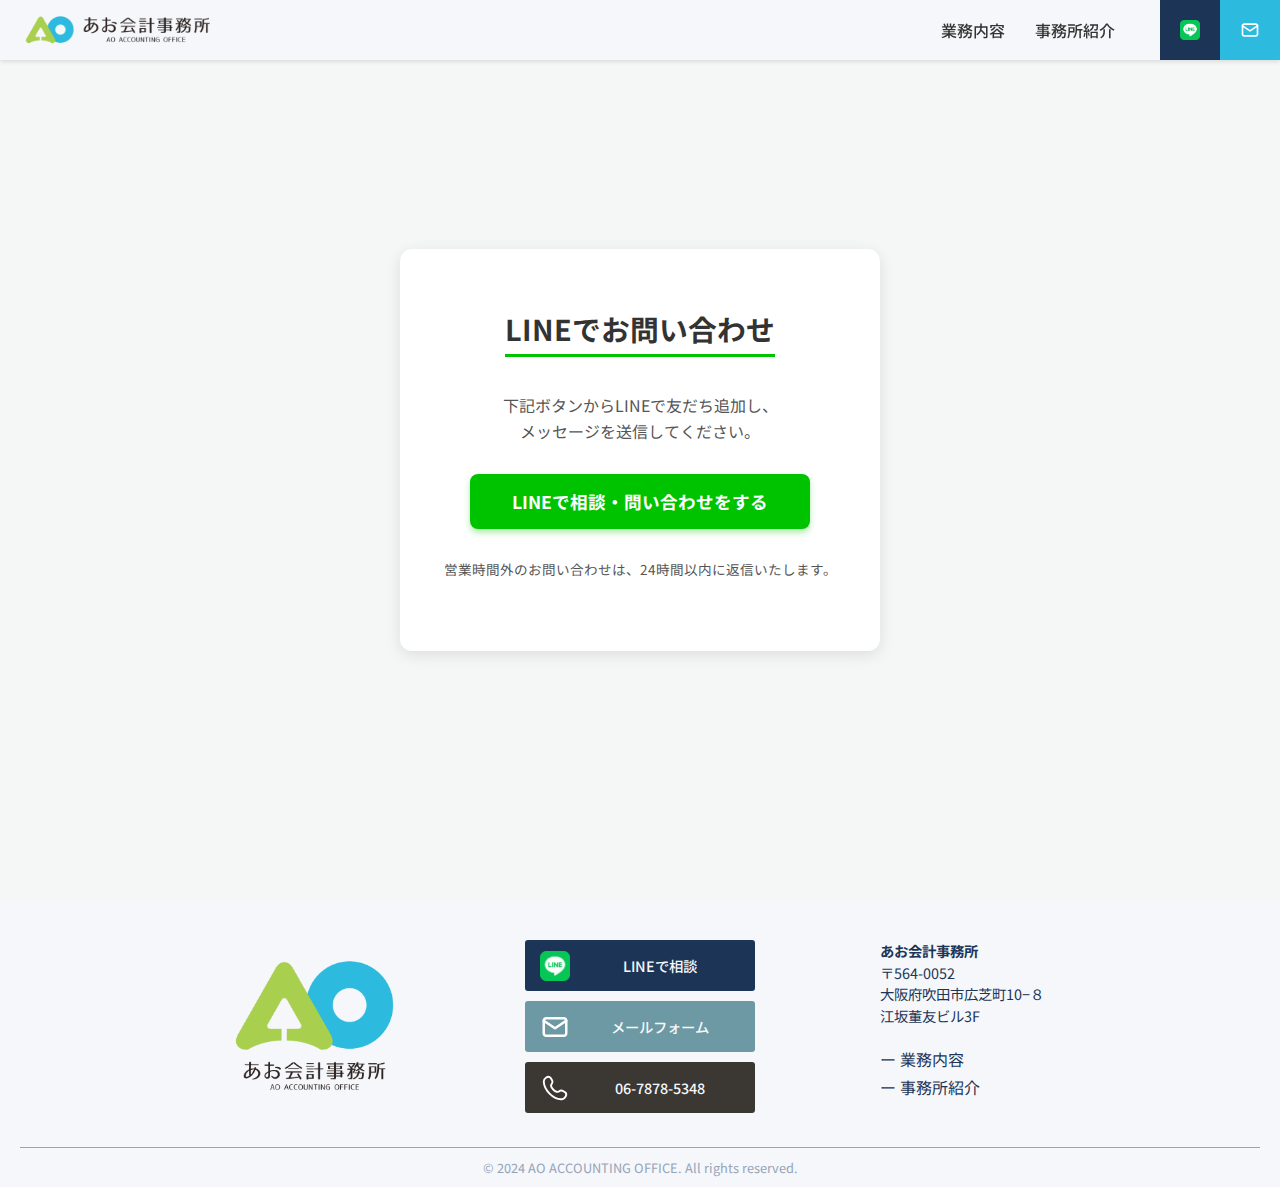
<file: ao-accounting-office/page-line.html>
<!DOCTYPE html>
<html>


<head>
    <meta charset="utf-8">
    <meta name="viewport" content="width=device-width, initial-scale=1.0">
    <title>あお会計事務所</title>
    <link rel="stylesheet" href="style.css">
    <meta name="description" content="会計支援・社外役員・会計監査・税理顧問">

    <link rel="preconnect" href="https://fonts.googleapis.com">
    <link rel="preconnect" href="https://fonts.gstatic.com" crossorigin>
    <link href="https://fonts.googleapis.com/css2?family=Noto+Sans+JP:wght@400;700&display=swap" rel="stylesheet">
</head>
<body>
  <header id="main-header">
    <div class="header-content">
        <div class="logo">
            <a href="/">
                <img src="images-ao/aologo_yoko.png" alt="あお会計事務所">
            </a>
        </div>



        
        <div class="right-section">
           <nav class="desktop-nav">
             <ul>
                <li class="has-submenu">
                    <a href="#services">業務内容</a>
                    <div class="submenu-container">
                        <div class="submenu-content">
                           <a href="#accounting-support" class="submenu-item">会計支援</a>
                           <a href="#outside-director" class="submenu-item">社外役員</a>
                           <a href="#accounting-audit" class="submenu-item">会計監査</a>
                           <a href="#tax-advisor" class="submenu-item">税務顧問</a>
                         </div>
                    </div>
                 </li>
                 <li><a href="#about">事務所紹介</a></li>
              </ul>
           </nav>
         






            <div class="social-tabs">
                <a href="#" class="social-tab mail-tab" aria-label="メールで問い合わせ">
                  <svg class="icon-svg" width="48" height="48" viewBox="0 0 48 48" fill="none" xmlns="http://www.w3.org/2000/svg">
                  <path d="M6 14C6 12.9391 6.42143 11.9217 7.17157 11.1716C7.92172 10.4214 8.93913 10 10 10H38C39.0609 10 40.0783 10.4214 40.8284 11.1716C41.5786 11.9217 42 12.9391 42 14V34C42 35.0609 41.5786 36.0783 40.8284 36.8284C40.0783 37.5786 39.0609 38 38 38H10C8.93913 38 7.92172 37.5786 7.17157 36.8284C6.42143 36.0783 6 35.0609 6 34V14Z" stroke="white" stroke-width="4" stroke-linecap="round" stroke-linejoin="round"/>
                  <path d="M6 14L24 26L42 14" stroke="white" stroke-width="4" stroke-linecap="round" stroke-linejoin="round"/>
                </svg>
                <span class="tab-label">メールで問い合わせ</span>
                </a>


                <a href="#" class="social-tab line-tab" aria-label="LINEで問い合わせ">
                  <img src="images-ao/LINE_Brand_icon 2.png" alt="LINEアイコン" class="icon-img">
                  <span class="tab-label">LINEで問い合わせ</span>
                </a>
            </div>

            <button class="hamburger-menu" aria-label="メニューを開く">
                <span class="bar"></span>
                <span class="bar"></span>
                <span class="bar"></span>
            </button>
        </div>
    </div>
    
    <nav class="mobile-nav">
        <ul>
            <li><a href="#services">業務内容</a></li>
            <li><a href="#about">事務所紹介</a></li>
            <li><a href="#">LINEで相談</a></li>
            <li><a href="#">メールでお問い合わせ</a></li>
            </ul>
    </nav>
</header>

<body>

   <section class="contact-line-section">
     <div class="contact-line">
         <h1>LINEでお問い合わせ</h1>
         <p>下記ボタンからLINEで友だち追加し、<br>メッセージを送信してください。</p>
        
         <a href="https://chat.google.com/dm/6zZMnCAAAAE/C1Sa9MLeqm0/C1Sa9MLeqm0?cls=10" class="line-button" target="_blank">
            LINEで相談・問い合わせをする
         </a>

         <p class="note">営業時間外のお問い合わせは、24時間以内に返信いたします。</p>
      </div>
    </section>



    <footer id="main-footer" class="main-footer">
    <div class="footer-container">
        
        <div class="footer-item footer-logo">
            <img src="images-ao/aologo_tate.png" alt="あお会計事務所ロゴ" class="footer-logo-img">
        </div>
        
        <div class="footer-item footer-contact">
            <a href="#" class="contact-button-mini line-mini">
                <img src="images-ao/LINE_Brand_icon 2.png" alt="LINE" class="button-icon-mini">
                <span class="contact-button-mini-text">LINEで相談</span>
            </a>
            <a href="#" class="contact-button-mini mail-mini">
                <img src="images-ao/mail-tab.svg" alt="Email" class="button-icon-mini">
                <span class="contact-button-mini-text">メールフォーム</span>
            </a>
            <a href="tel:0678785348" class="contact-button-mini phone-mini">
                <img src="images-ao/phone.svg" alt="Phone" class="button-icon-mini">
                <span class="contact-button-mini-text"><span class="phone-number-mask-mini"></span></span>
            </a>
        </div>
        
        <div class="footer-item footer-info">
            <div class="footer-address">
                <p><strong>あお会計事務所</strong></p>
                <p>〒564-0052</p>
                <p>大阪府吹田市広芝町10−８</p>
                <p>江坂董友ビル3F</p>
            </div>
            
            <nav class="footer-nav">
                <ul>
                    <li><a href="#">ー 業務内容</a></li>
                    <li><a href="#">ー 事務所紹介</a></li>
                </ul>
            </nav>
        </div>
        
    </div>
    
    <div class="footer-copyright">
        <p>&copy; 2024 AO ACCOUNTING OFFICE. All rights reserved.</p>
    </div>
</footer>

<script src="js/main.js"></script>
</body>
</file>
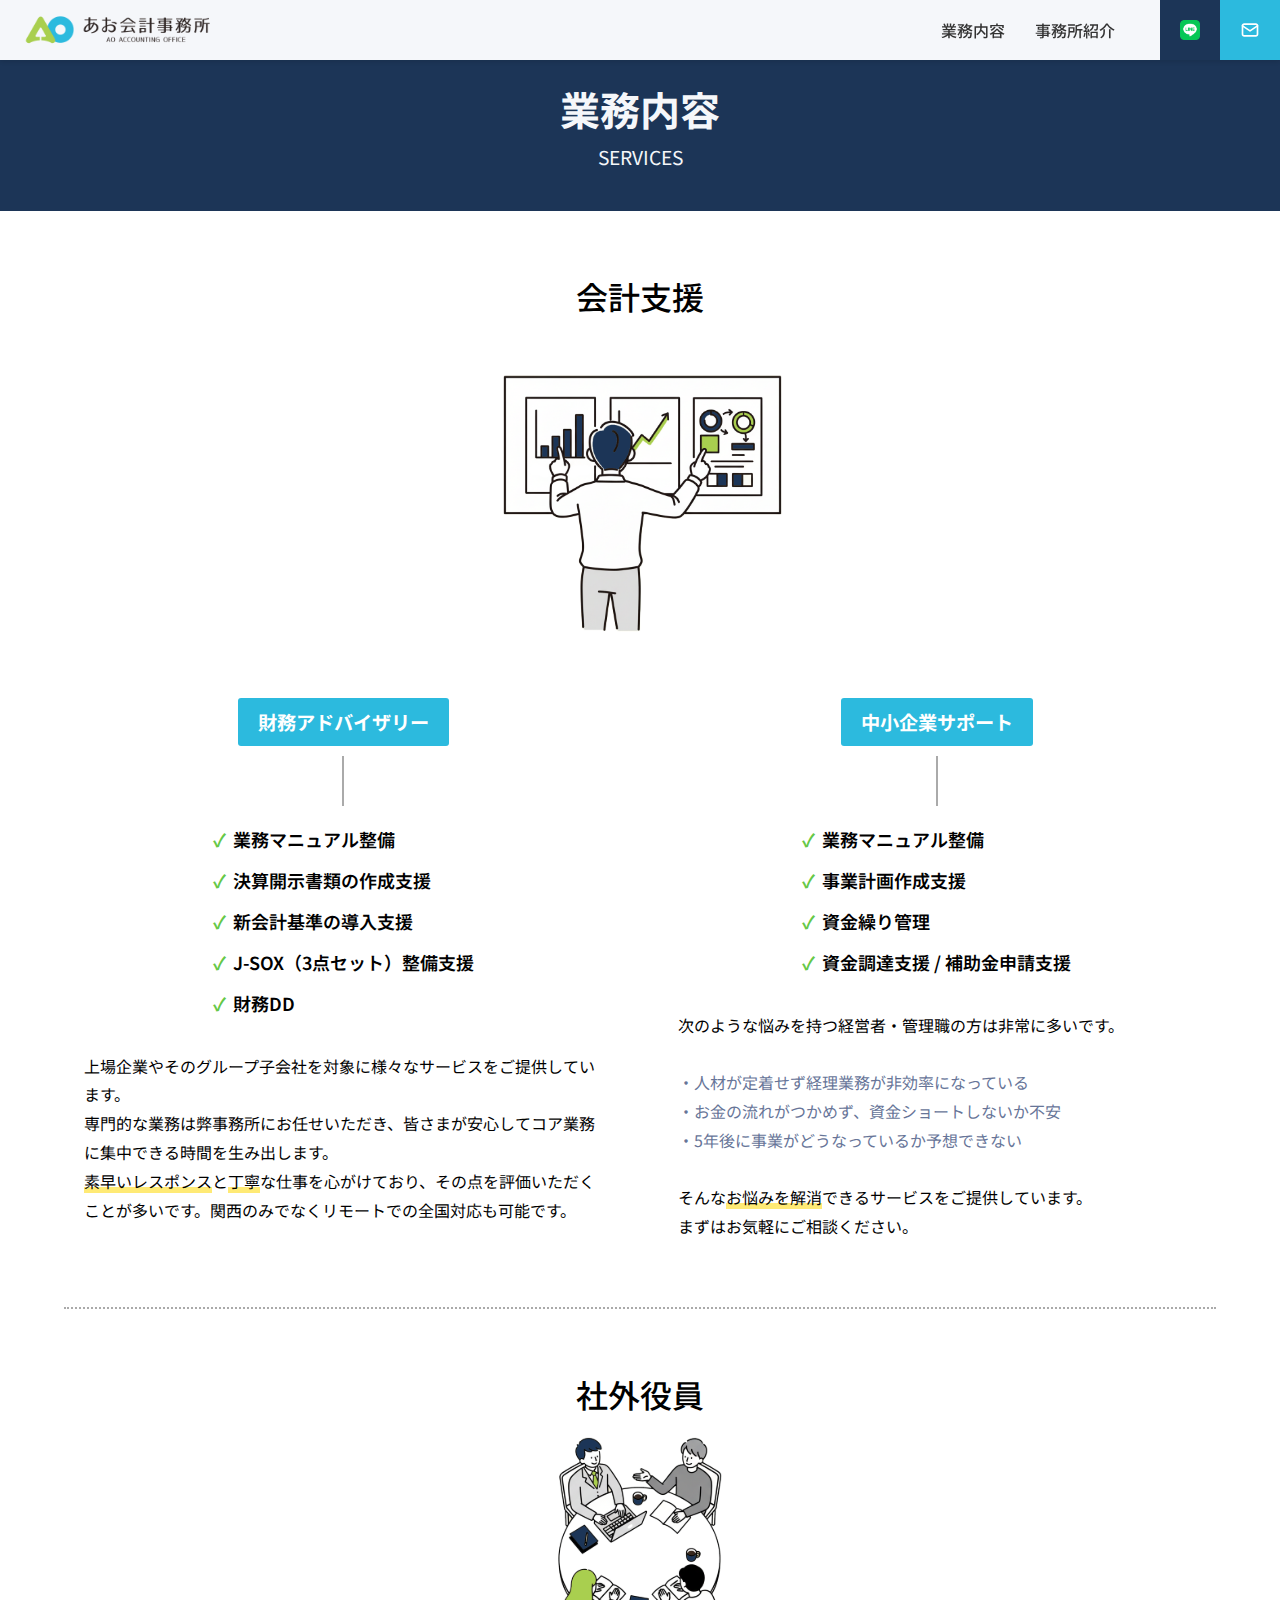
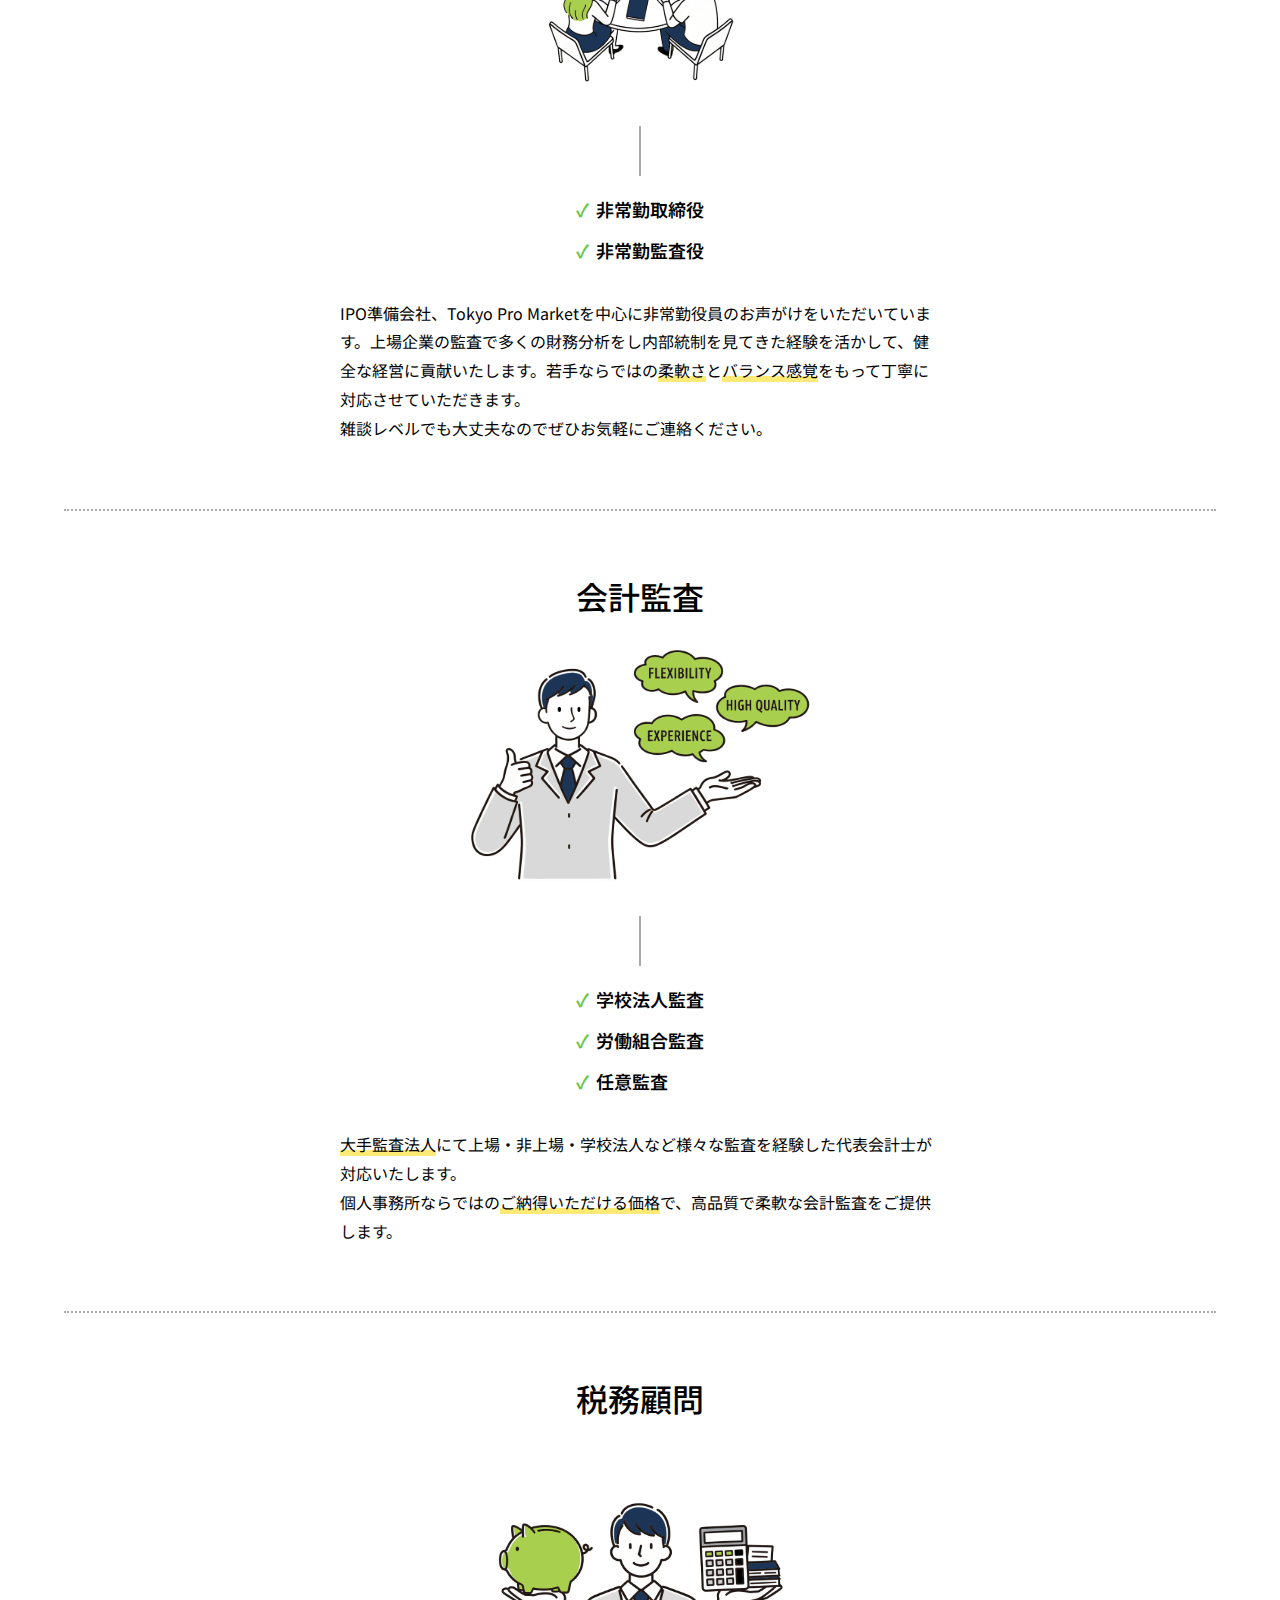
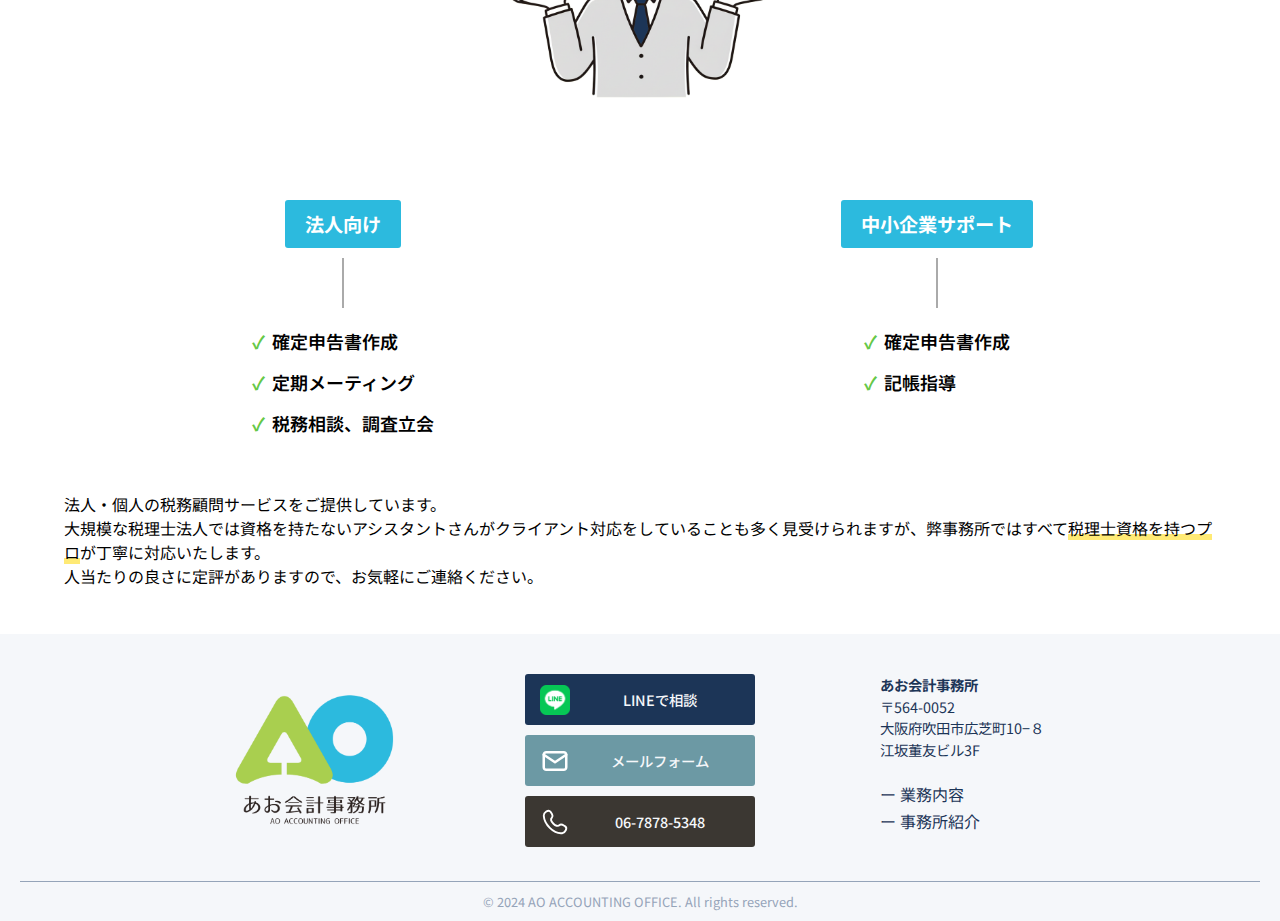
<file: ao-accounting-office/page-services.html>
<!DOCTYPE html>
<html>


<head>
    <meta charset="utf-8">
    <meta name="viewport" content="width=device-width, initial-scale=1.0">
    <title>あお会計事務所</title>
    <link rel="stylesheet" href="style.css">
    <meta name="description" content="会計支援・社外役員・会計監査・税理顧問">

    <link rel="preconnect" href="https://fonts.googleapis.com">
    <link rel="preconnect" href="https://fonts.gstatic.com" crossorigin>
    <link href="https://fonts.googleapis.com/css2?family=Noto+Sans+JP:wght@400;700&display=swap" rel="stylesheet">
</head>
<body>
  <header id="main-header">
    <div class="header-content">
        <div class="logo">
            <a href="/">
                <img src="images-ao/aologo_yoko.png" alt="あお会計事務所">
            </a>
        </div>



        
        <div class="right-section">
           <nav class="desktop-nav">
             <ul>
                <li class="has-submenu">
                    <a href="#services">業務内容</a>
                    <div class="submenu-container">
                        <div class="submenu-content">
                           <a href="#accounting-support" class="submenu-item">会計支援</a>
                           <a href="#outside-director" class="submenu-item">社外役員</a>
                           <a href="#accounting-audit" class="submenu-item">会計監査</a>
                           <a href="#tax-advisor" class="submenu-item">税務顧問</a>
                         </div>
                    </div>
                 </li>
                 <li><a href="#about">事務所紹介</a></li>
              </ul>
           </nav>
         






            <div class="social-tabs">
                <a href="#" class="social-tab mail-tab" aria-label="メールで問い合わせ">
                  <svg class="icon-svg" width="48" height="48" viewBox="0 0 48 48" fill="none" xmlns="http://www.w3.org/2000/svg">
                  <path d="M6 14C6 12.9391 6.42143 11.9217 7.17157 11.1716C7.92172 10.4214 8.93913 10 10 10H38C39.0609 10 40.0783 10.4214 40.8284 11.1716C41.5786 11.9217 42 12.9391 42 14V34C42 35.0609 41.5786 36.0783 40.8284 36.8284C40.0783 37.5786 39.0609 38 38 38H10C8.93913 38 7.92172 37.5786 7.17157 36.8284C6.42143 36.0783 6 35.0609 6 34V14Z" stroke="white" stroke-width="4" stroke-linecap="round" stroke-linejoin="round"/>
                  <path d="M6 14L24 26L42 14" stroke="white" stroke-width="4" stroke-linecap="round" stroke-linejoin="round"/>
                </svg>
                <span class="tab-label">メールで問い合わせ</span>
                </a>


                <a href="#" class="social-tab line-tab" aria-label="LINEで問い合わせ">
                  <img src="images-ao/LINE_Brand_icon 2.png" alt="LINEアイコン" class="icon-img">
                  <span class="tab-label">LINEで問い合わせ</span>
                </a>
            </div>

            <button class="hamburger-menu" aria-label="メニューを開く">
                <span class="bar"></span>
                <span class="bar"></span>
                <span class="bar"></span>
            </button>
        </div>
    </div>
    
    <nav class="mobile-nav">
        <ul>
            <li><a href="#services">業務内容</a></li>
            <li><a href="#about">事務所紹介</a></li>
            <li><a href="#">LINEで相談</a></li>
            <li><a href="#">メールでお問い合わせ</a></li>
            </ul>
    </nav>
</header>







<section id="service-page">
    <div class="service-header">
        <h1>業務内容</h1>
        <h2>SERVICES</h2>
    </div>

    <div class="service-content">
        <div class="service-item">
            <h3 class="service-title">会計支援</h3>
            <img src="images-ao/service1.png" alt="会計支援">
            <div class="service-details-container">
                <div class="detail-box">
                    <h4 class="detail-title">財務アドバイザリー</h4>
                    <div class="detail-separator"></div>
                    <ul class="detail-menu">
                        <li>業務マニュアル整備</li>
                        <li>決算開示書類の作成支援</li>
                        <li>新会計基準の導入支援</li>
                        <li>J-SOX（3点セット）整備支援</li>
                        <li>財務DD</li>
                    </ul>
                    <p class="detail-text">
                        上場企業やそのグループ子会社を対象に様々なサービスをご提供しています。<br>専門的な業務は弊事務所にお任せいただき、皆さまが安心してコア業務に集中できる時間を生み出します。<br><span class="marker">素早いレスポンス</span>と<span class="marker">丁寧</span>な仕事を心がけており、その点を評価いただくことが多いです。関西のみでなくリモートでの全国対応も可能です。
                    </p>
                </div>
                <div class="detail-box">
                    <h4 class="detail-title">中小企業サポート</h4>
                    <div class="detail-separator"></div>
                    <ul class="detail-menu">
                        <li>業務マニュアル整備</li>
                        <li>事業計画作成支援</li>
                        <li>資金繰り管理</li>
                        <li>資金調達支援 / 補助金申請支援</li>
                    </ul>
                    <p class="detail-text">
                        次のような悩みを持つ経営者・管理職の方は非常に多いです。<br><br><span class="nayami">・人材が定着せず経理業務が非効率になっている<br>・お金の流れがつかめず、資金ショートしないか不安<br>・5年後に事業がどうなっているか予想できない</span><br><br>そんな<span class="marker">お悩みを解消</span>できるサービスをご提供しています。<br>まずはお気軽にご相談ください。
                    </p>
                </div>
            </div>
        </div>

        <hr class="service-divider">

        <div class="service-item">
            <h3 class="service-title">社外役員</h3>
            <img src="images-ao/service-2.svg" alt="社外役員">
            <div class="service-details-container">
                <div class="detail-box">
                    <div class="detail-separator"></div>
                    <ul class="detail-menu">
                        <li>非常勤取締役</li>
                        <li>非常勤監査役</li>
                    </ul>
                    <p class="detail-text">
                        IPO準備会社、Tokyo Pro Marketを中心に非常勤役員のお声がけをいただいています。上場企業の監査で多くの財務分析をし内部統制を見てきた経験を活かして、健全な経営に貢献いたします。若手ならではの<span class="marker">柔軟さ</span>と<span class="marker">バランス感覚</span>をもって丁寧に対応させていただきます。<br>雑談レベルでも大丈夫なのでぜひお気軽にご連絡ください。
                    </p>
                </div>
                
            </div>
        </div>

        <hr class="service-divider">
        
        <div class="service-item">
            <h3 class="service-title">会計監査</h3>
            <img src="images-ao/service-3.svg" alt="会計監査">
            <div class="service-details-container">
                <div class="detail-box">
                
                    <div class="detail-separator"></div>
                    <ul class="detail-menu">
                        <li>学校法人監査</li>
                        <li>労働組合監査</li>
                        <li>任意監査</li>
                        
                    </ul>
                    <p class="detail-text">
                        <span class="marker">大手監査法人</span>にて上場・非上場・学校法人など様々な監査を経験した代表会計士が対応いたします。<br>個人事務所ならではの<span class="marker">ご納得いただける価格</span>で、高品質で柔軟な会計監査をご提供します。
                    </p>
                </div>
                
            </div>
        </div>

        <hr class="service-divider">

        <div class="service-item">
            <h3 class="service-title">税務顧問</h3>
            <img src="images-ao/service4.png" alt="税務顧問">
            <div class="service-details-container">
                <div class="detail-box">
                    <h4 class="detail-title">法人向け</h4>
                    <div class="detail-separator"></div>
                    <ul class="detail-menu">
                        <li>確定申告書作成</li>
                        <li>定期メーティング</li>
                        <li>税務相談、調査立会</li>
                    </ul>
                    
                </div>
                <div class="detail-box">
                    <h4 class="detail-title">中小企業サポート</h4>
                    <div class="detail-separator"></div>
                    <ul class="detail-menu">
                        <li>確定申告書作成</li>
                        <li>記帳指導</li>
                    </ul>
                </div>

                
            </div>
                    <p class="detail-text">
                        法人・個人の税務顧問サービスをご提供しています。<br>大規模な税理士法人では資格を持たないアシスタントさんがクライアント対応をしていることも多く見受けられますが、弊事務所ではすべて<span class="marker">税理士資格を持つプロ</span>が丁寧に対応いたします。<br>人当たりの良さに定評がありますので、お気軽にご連絡ください。
                    </p>
        </div>

    </div>
</section>








<footer id="main-footer" class="main-footer">
    <div class="footer-container">
        
        <div class="footer-item footer-logo">
            <img src="images-ao/aologo_tate.png" alt="あお会計事務所ロゴ" class="footer-logo-img">
        </div>
        
        <div class="footer-item footer-contact">
            <a href="#" class="contact-button-mini line-mini">
                <img src="images-ao/LINE_Brand_icon 2.png" alt="LINE" class="button-icon-mini">
                <span class="contact-button-mini-text">LINEで相談</span>
            </a>
            <a href="#" class="contact-button-mini mail-mini">
                <img src="images-ao/mail-tab.svg" alt="Email" class="button-icon-mini">
                <span class="contact-button-mini-text">メールフォーム</span>
            </a>
            <a href="tel:0678785348" class="contact-button-mini phone-mini">
                <img src="images-ao/phone.svg" alt="Phone" class="button-icon-mini">
                <span class="contact-button-mini-text"><span class="phone-number-mask-mini"></span></span>
            </a>
        </div>
        
        <div class="footer-item footer-info">
            <div class="footer-address">
                <p><strong>あお会計事務所</strong></p>
                <p>〒564-0052</p>
                <p>大阪府吹田市広芝町10−８</p>
                <p>江坂董友ビル3F</p>
            </div>
            
            <nav class="footer-nav">
                <ul>
                    <li><a href="#">ー 業務内容</a></li>
                    <li><a href="#">ー 事務所紹介</a></li>
                </ul>
            </nav>
        </div>
        
    </div>
    
    <div class="footer-copyright">
        <p>&copy; 2024 AO ACCOUNTING OFFICE. All rights reserved.</p>
    </div>
</footer>

<script src="js/main.js"></script>
</body>
</file>
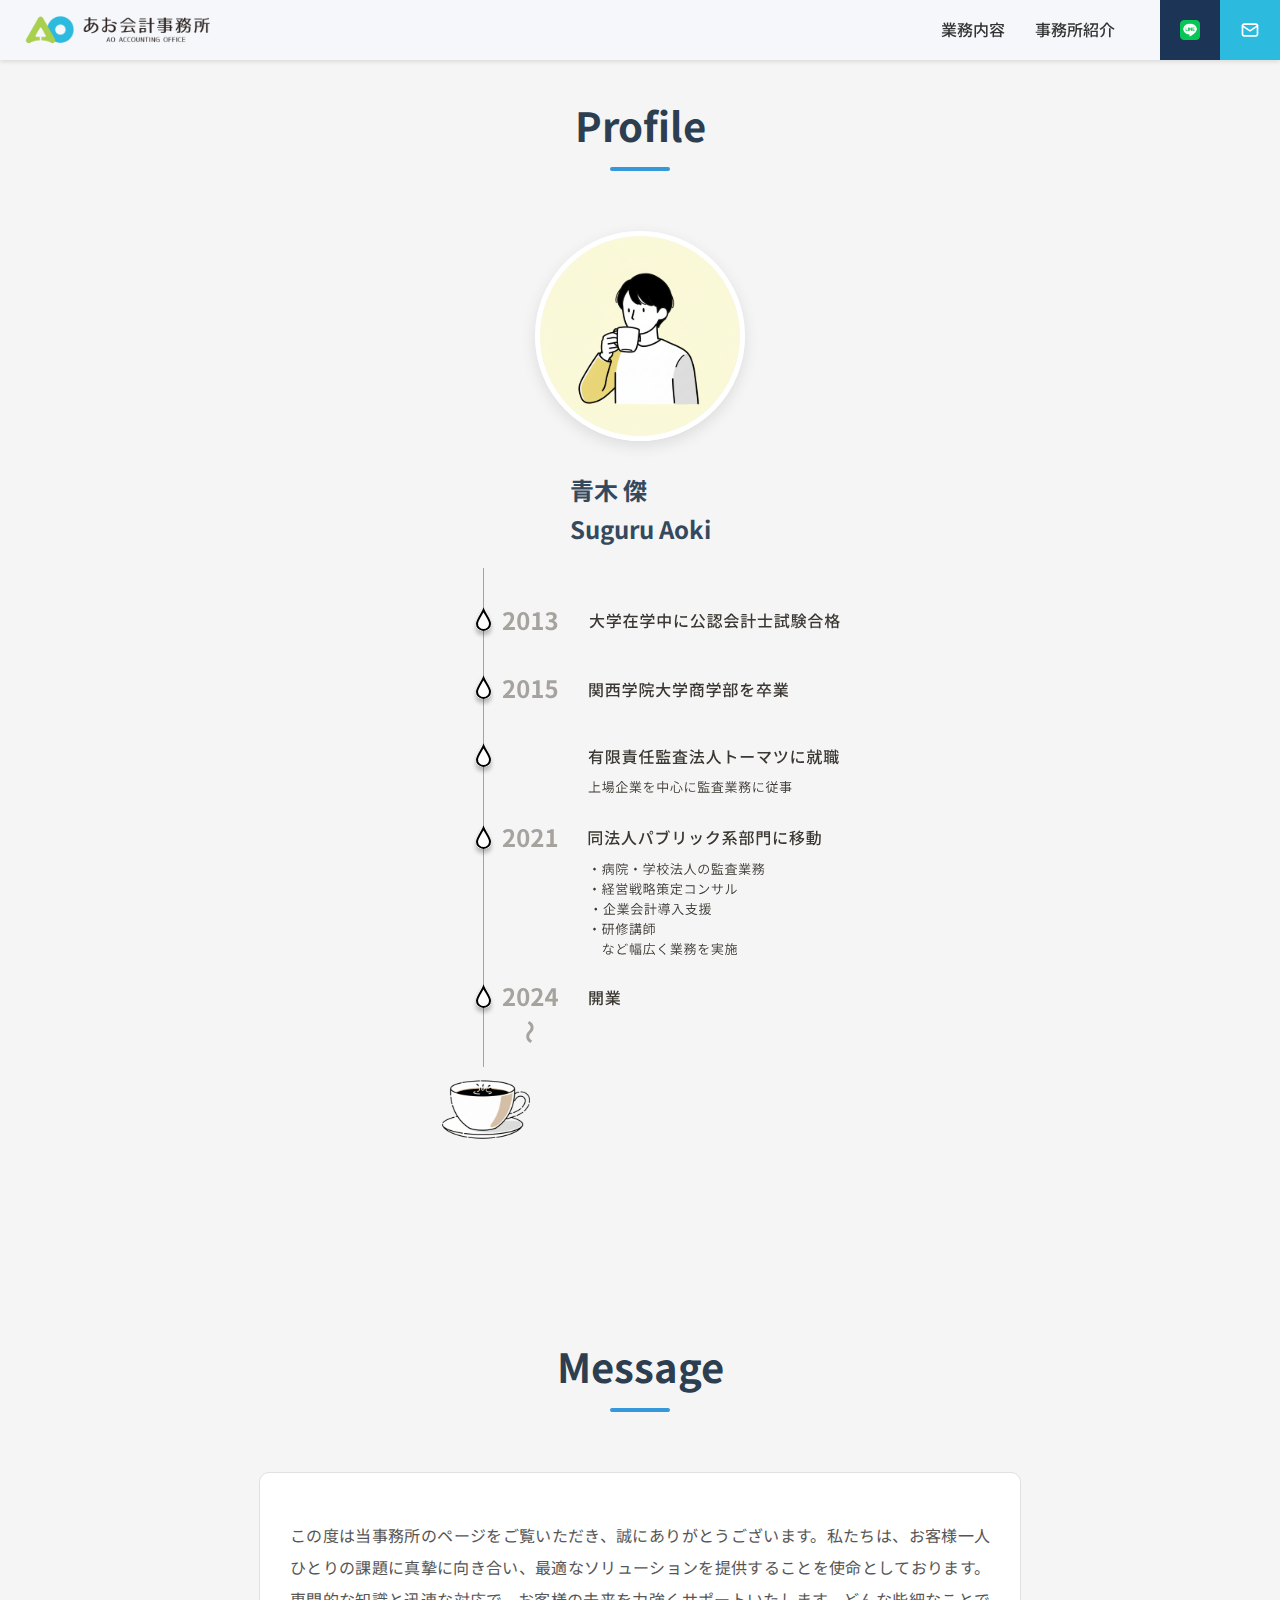
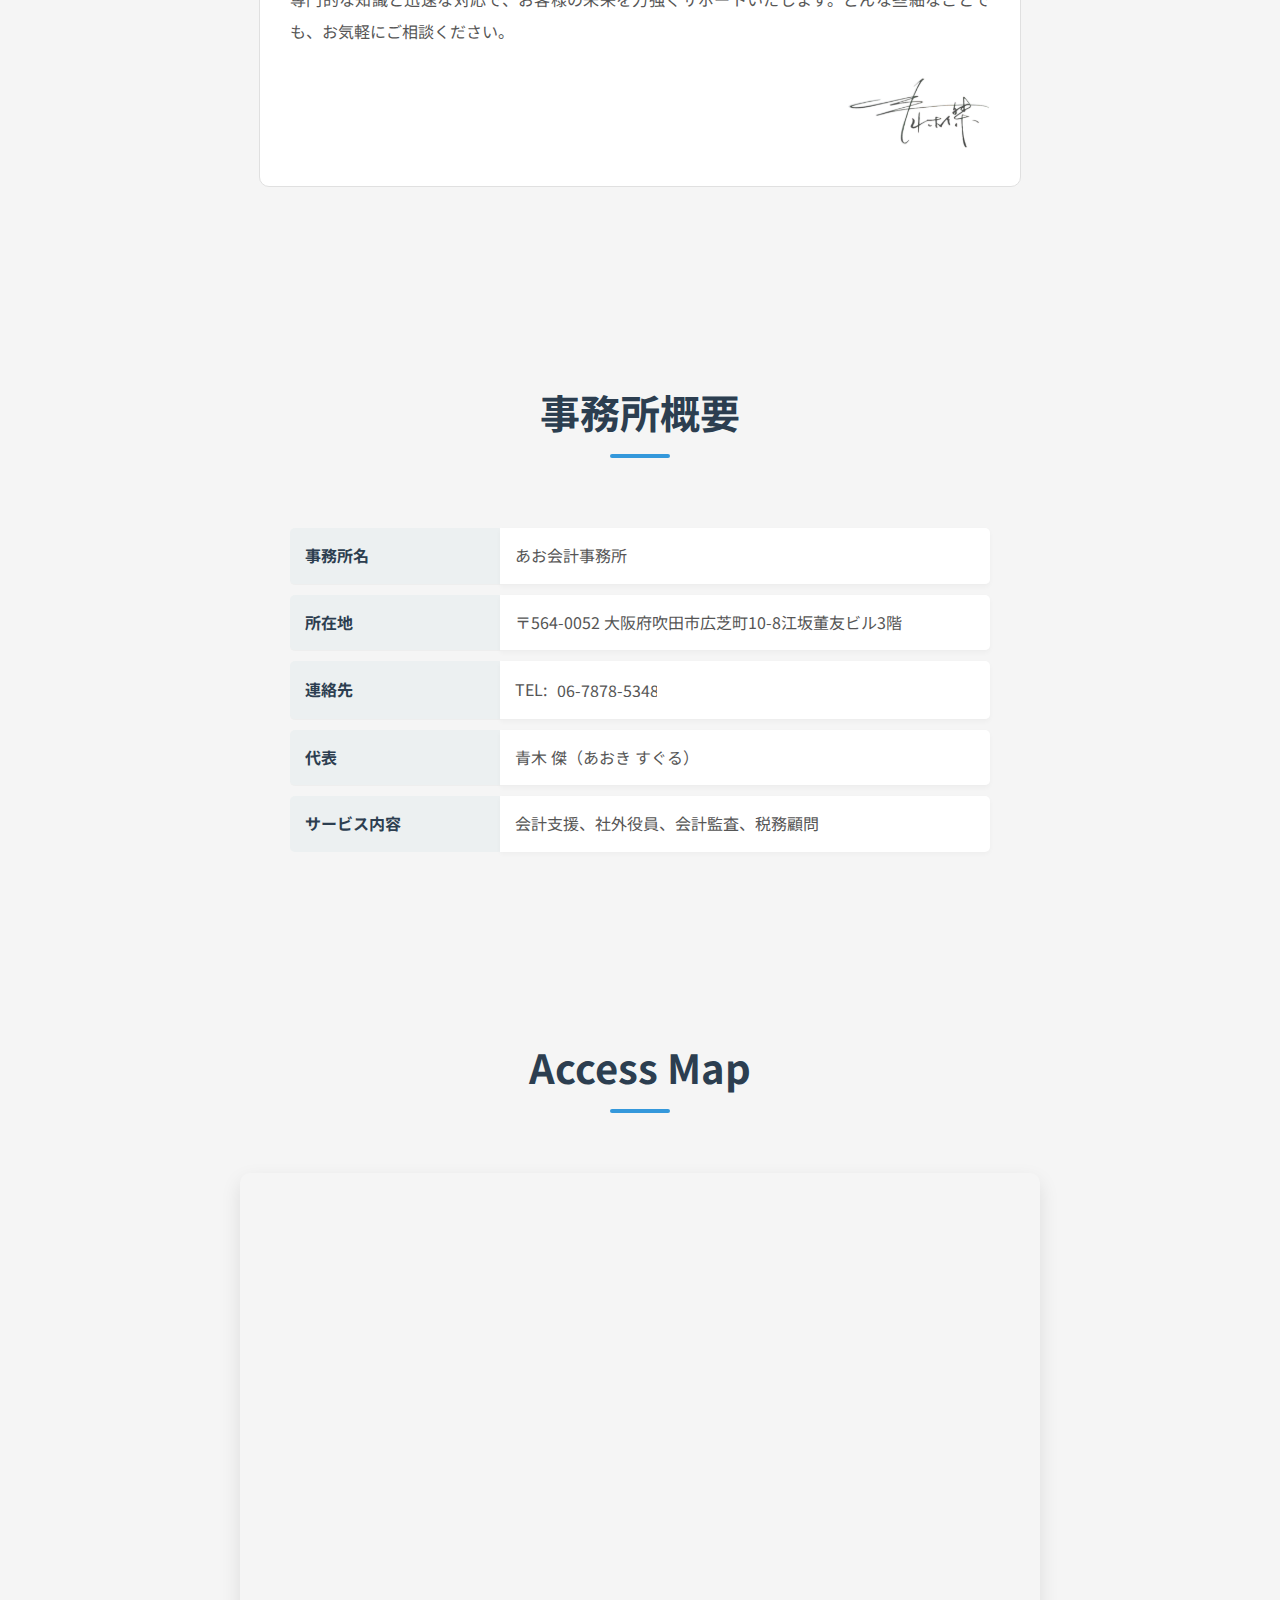
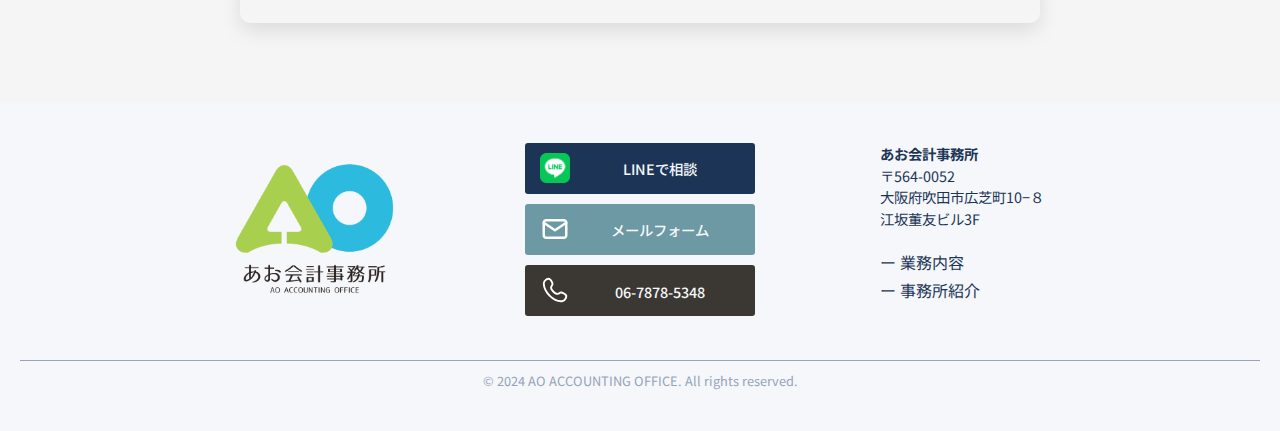
<file: ao-kaikei/about-page.html>
<!DOCTYPE html>
<html>


<head>
    <meta charset="utf-8">
    <meta name="viewport" content="width=device-width, initial-scale=1.0">
    <title>あお会計事務所</title>
    <link rel="stylesheet" href="style.css">
    <meta name="description" content="会計支援・社外役員・会計監査・税理顧問">

    <link rel="preconnect" href="https://fonts.googleapis.com">
    <link rel="preconnect" href="https://fonts.gstatic.com" crossorigin>
    <link href="https://fonts.googleapis.com/css2?family=Noto+Sans+JP:wght@400;700&display=swap" rel="stylesheet">
</head>

<body>
  <div class="about">
  <header id="main-header">
    <div class="header-content">
        <div class="logo">
            <a href="/">
                <img src="images-ao/aologo_yoko.png" alt="あお会計事務所">
            </a>
        </div>

        <div class="right-section">
            <nav class="desktop-nav">
                <ul>
                    <li><a href="#services">業務内容</a></li>
                    <li><a href="#about">事務所紹介</a></li>
                </ul>
            </nav>

            <div class="social-tabs">
                <a href="#" class="social-tab mail-tab" aria-label="メールで問い合わせ">
                  <svg class="icon-svg" width="48" height="48" viewBox="0 0 48 48" fill="none" xmlns="http://www.w3.org/2000/svg">
                  <path d="M6 14C6 12.9391 6.42143 11.9217 7.17157 11.1716C7.92172 10.4214 8.93913 10 10 10H38C39.0609 10 40.0783 10.4214 40.8284 11.1716C41.5786 11.9217 42 12.9391 42 14V34C42 35.0609 41.5786 36.0783 40.8284 36.8284C40.0783 37.5786 39.0609 38 38 38H10C8.93913 38 7.92172 37.5786 7.17157 36.8284C6.42143 36.0783 6 35.0609 6 34V14Z" stroke="white" stroke-width="4" stroke-linecap="round" stroke-linejoin="round"/>
                  <path d="M6 14L24 26L42 14" stroke="white" stroke-width="4" stroke-linecap="round" stroke-linejoin="round"/>
                </svg>
                <span class="tab-label">メールで問い合わせ</span>
                </a>


                <a href="#" class="social-tab line-tab" aria-label="LINEで問い合わせ">
                  <img src="images-ao/LINE_Brand_icon 2.png" alt="LINEアイコン" class="icon-img">
                  <span class="tab-label">LINEで問い合わせ</span>
                </a>
            </div>

            <button class="hamburger-menu" aria-label="メニューを開く">
                <span class="bar"></span>
                <span class="bar"></span>
                <span class="bar"></span>
            </button>
        </div>
    </div>
    
    <nav class="mobile-nav">
        <ul>
            <li><a href="#services">業務内容</a></li>
            <li><a href="#about">事務所紹介</a></li>
            </ul>
    </nav>
</header>








<body>
 
    <section id="profile" class="about-page-section profile-section">
        <div class="about-page-container">
            <h2 class="about-page-title">Profile</h2>
            
            <div class="profile-content">
                <img src="images-ao/profile-1.svg" alt="青木傑の画像" class="profile-image">
                
                <h3 class="profile-name">青木  傑<br>Suguru Aoki</h3>
                
                <img src="images-ao/profile-2.svg" alt="略歴図" class="career-timeline">
            </div>
        </div>
    </section>

    <section id="message" class="about-page-section message-section">
        <div class="about-page-container">
            <h2 class="about-page-title">Message</h2>
            
            <div class="message-box">
                <p class="message-text">
                    この度は当事務所のページをご覧いただき、誠にありがとうございます。私たちは、お客様一人ひとりの課題に真摯に向き合い、最適なソリューションを提供することを使命としております。専門的な知識と迅速な対応で、お客様の未来を力強くサポートいたします。どんな些細なことでも、お気軽にご相談ください。
                </p>
                <div class="sign-area">
                    <img src="images-ao/sign.svg" alt="サイン画像" class="signature-image">
                </div>
            </div>
        </div>
    </section>

    <section id="office" class="about-page-section office-section">
        <div class="about-page-container">
            <h2 class="about-page-title">事務所概要</h2>
            
            <table class="office-table">
                <tr>
                    <th>事務所名</th>
                    <td>あお会計事務所</td>
                </tr>
                <tr>
                    <th>所在地</th>
                    <td>〒564-0052 大阪府吹田市広芝町10-8江坂董友ビル3階</td>
                </tr>
                <tr>
                    <th>連絡先</th>
                    <td>
                        <p>
                            <span class="office-tel-label">TEL:</span>
                            <a href="tel:0678785348" class="office-phone-link">
                                <span class="phone-number-mask">0123456789</span> 
                            </a>
                        </p>
                    </td>
                </tr>
                <tr>
                    <th>代表</th>
                    <td>青木 傑（あおき すぐる）</td>
                </tr>
                <tr>
                    <th>サービス内容</th>
                    <td>会計支援、社外役員、会計監査、税務顧問</td>
                </tr>
            </table>
        </div>
    </section>

    <section id="map" class="about-page-section map-section">
        <div class="about-page-container">
            <h2 class="about-page-title">Access Map</h2>
            
            <div class="google-map-embed">
                <iframe 
                    src="https://www.google.com/maps/embed?pb=!1m18!1m12!1m3!1d3277.9534039633577!2d135.49515381130746!3d34.756766580089526!2m3!1f0!2f0!3f0!3m2!1i1024!2i768!4f13.1!3m3!1m2!1s0x6000e5a7eddbb6d3%3A0x525a37b4678536cb!2z44GC44GK5Lya6KiI5LqL5YuZ5omA!5e0!3m2!1sja!2sjp!4v1760408395737!5m2!1sja!2sjp" width="600" height="450" style="border:0;" allowfullscreen="" loading="lazy" referrerpolicy="no-referrer-when-downgrade"
                    width="100%" 
                    height="450" 
                    style="border:0;" 
                    allowfullscreen="" 
                    loading="lazy" 
                    referrerpolicy="no-referrer-when-downgrade">
                </iframe>
            </div>
        </div>
    </section>































<footer id="main-footer" class="main-footer">
    <div class="footer-container">
        
        <div class="footer-item footer-logo">
            <img src="images-ao/aologo_tate.png" alt="あお会計事務所ロゴ" class="footer-logo-img">
        </div>
        
        <div class="footer-item footer-contact">
            <a href="#" class="contact-button-mini line-mini">
                <img src="images-ao/LINE_Brand_icon 2.png" alt="LINE" class="button-icon-mini">
                <span class="contact-button-mini-text">LINEで相談</span>
            </a>
            <a href="#" class="contact-button-mini mail-mini">
                <img src="images-ao/mail-tab.svg" alt="Email" class="button-icon-mini">
                <span class="contact-button-mini-text">メールフォーム</span>
            </a>
            <a href="tel:0678785348" class="contact-button-mini phone-mini">
                <img src="images-ao/phone.svg" alt="Phone" class="button-icon-mini">
                <span class="contact-button-mini-text"><span class="phone-number-mask-mini"></span></span>
            </a>
        </div>
        
        <div class="footer-item footer-info">
            <div class="footer-address">
                <p><strong>あお会計事務所</strong></p>
                <p>〒564-0052</p>
                <p>大阪府吹田市広芝町10−８</p>
                <p>江坂董友ビル3F</p>
            </div>
            
            <nav class="footer-nav">
                <ul>
                    <li><a href="#">ー 業務内容</a></li>
                    <li><a href="#">ー 事務所紹介</a></li>
                </ul>
            </nav>
        </div>
        
    </div>
    
    <div class="footer-copyright">
        <p>&copy; 2024 AO ACCOUNTING OFFICE. All rights reserved.</p>
    </div>
</footer>

<script src="js/main.js"></script>
</div>
</body>
</file>
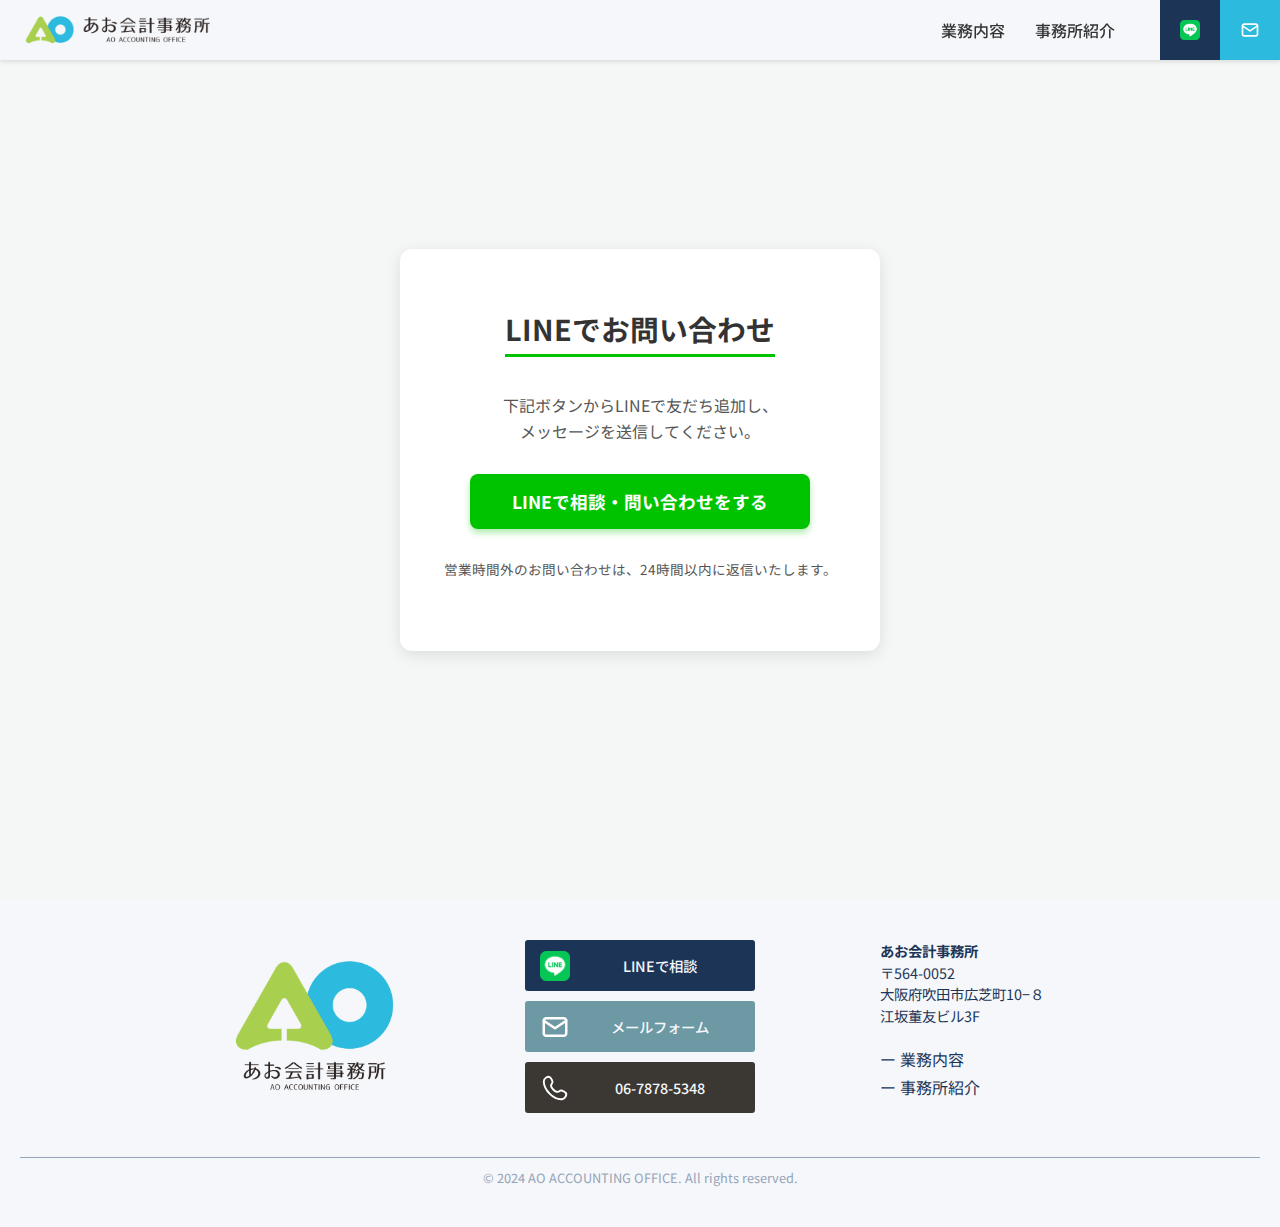
<file: ao-kaikei/contact-line.html>
<!DOCTYPE html>
<html>


<head>
    <meta charset="utf-8">
    <meta name="viewport" content="width=device-width, initial-scale=1.0">
    <title>あお会計事務所</title>
    <link rel="stylesheet" href="style.css">
    <meta name="description" content="会計支援・社外役員・会計監査・税理顧問">

    <link rel="preconnect" href="https://fonts.googleapis.com">
    <link rel="preconnect" href="https://fonts.gstatic.com" crossorigin>
    <link href="https://fonts.googleapis.com/css2?family=Noto+Sans+JP:wght@400;700&display=swap" rel="stylesheet">
</head>
<body>
  <header id="main-header">
    <div class="header-content">
        <div class="logo">
            <a href="/">
                <img src="images-ao/aologo_yoko.png" alt="あお会計事務所">
            </a>
        </div>

        <div class="right-section">
            <nav class="desktop-nav">
                <ul>
                    <li><a href="#services">業務内容</a></li>
                    <li><a href="#about">事務所紹介</a></li>
                </ul>
            </nav>

            <div class="social-tabs">
                <a href="#" class="social-tab mail-tab" aria-label="メールで問い合わせ">
                  <svg class="icon-svg" width="48" height="48" viewBox="0 0 48 48" fill="none" xmlns="http://www.w3.org/2000/svg">
                  <path d="M6 14C6 12.9391 6.42143 11.9217 7.17157 11.1716C7.92172 10.4214 8.93913 10 10 10H38C39.0609 10 40.0783 10.4214 40.8284 11.1716C41.5786 11.9217 42 12.9391 42 14V34C42 35.0609 41.5786 36.0783 40.8284 36.8284C40.0783 37.5786 39.0609 38 38 38H10C8.93913 38 7.92172 37.5786 7.17157 36.8284C6.42143 36.0783 6 35.0609 6 34V14Z" stroke="white" stroke-width="4" stroke-linecap="round" stroke-linejoin="round"/>
                  <path d="M6 14L24 26L42 14" stroke="white" stroke-width="4" stroke-linecap="round" stroke-linejoin="round"/>
                </svg>
                <span class="tab-label">メールで問い合わせ</span>
                </a>


                <a href="#" class="social-tab line-tab" aria-label="LINEで問い合わせ">
                  <img src="images-ao/LINE_Brand_icon 2.png" alt="LINEアイコン" class="icon-img">
                  <span class="tab-label">LINEで問い合わせ</span>
                </a>
            </div>

            <button class="hamburger-menu" aria-label="メニューを開く">
                <span class="bar"></span>
                <span class="bar"></span>
                <span class="bar"></span>
            </button>
        </div>
    </div>
    
    <nav class="mobile-nav">
        <ul>
            <li><a href="#services">業務内容</a></li>
            <li><a href="#about">事務所紹介</a></li>
            </ul>
    </nav>
</header>


<body>

   <section class="contact-line-section">
     <div class="contact-line">
         <h1>LINEでお問い合わせ</h1>
         <p>下記ボタンからLINEで友だち追加し、<br>メッセージを送信してください。</p>
        
         <a href="https://chat.google.com/dm/6zZMnCAAAAE/C1Sa9MLeqm0/C1Sa9MLeqm0?cls=10" class="line-button" target="_blank">
            LINEで相談・問い合わせをする
         </a>

         <p class="note">営業時間外のお問い合わせは、24時間以内に返信いたします。</p>
      </div>
    </section>



    <footer id="main-footer" class="main-footer">
    <div class="footer-container">
        
        <div class="footer-item footer-logo">
            <img src="images-ao/aologo_tate.png" alt="あお会計事務所ロゴ" class="footer-logo-img">
        </div>
        
        <div class="footer-item footer-contact">
            <a href="#" class="contact-button-mini line-mini">
                <img src="images-ao/LINE_Brand_icon 2.png" alt="LINE" class="button-icon-mini">
                <span class="contact-button-mini-text">LINEで相談</span>
            </a>
            <a href="#" class="contact-button-mini mail-mini">
                <img src="images-ao/mail-tab.svg" alt="Email" class="button-icon-mini">
                <span class="contact-button-mini-text">メールフォーム</span>
            </a>
            <a href="tel:0678785348" class="contact-button-mini phone-mini">
                <img src="images-ao/phone.svg" alt="Phone" class="button-icon-mini">
                <span class="contact-button-mini-text"><span class="phone-number-mask-mini"></span></span>
            </a>
        </div>
        
        <div class="footer-item footer-info">
            <div class="footer-address">
                <p><strong>あお会計事務所</strong></p>
                <p>〒564-0052</p>
                <p>大阪府吹田市広芝町10−８</p>
                <p>江坂董友ビル3F</p>
            </div>
            
            <nav class="footer-nav">
                <ul>
                    <li><a href="#">ー 業務内容</a></li>
                    <li><a href="#">ー 事務所紹介</a></li>
                </ul>
            </nav>
        </div>
        
    </div>
    
    <div class="footer-copyright">
        <p>&copy; 2024 AO ACCOUNTING OFFICE. All rights reserved.</p>
    </div>
</footer>

<script src="js/main.js"></script>
</body>
</file>
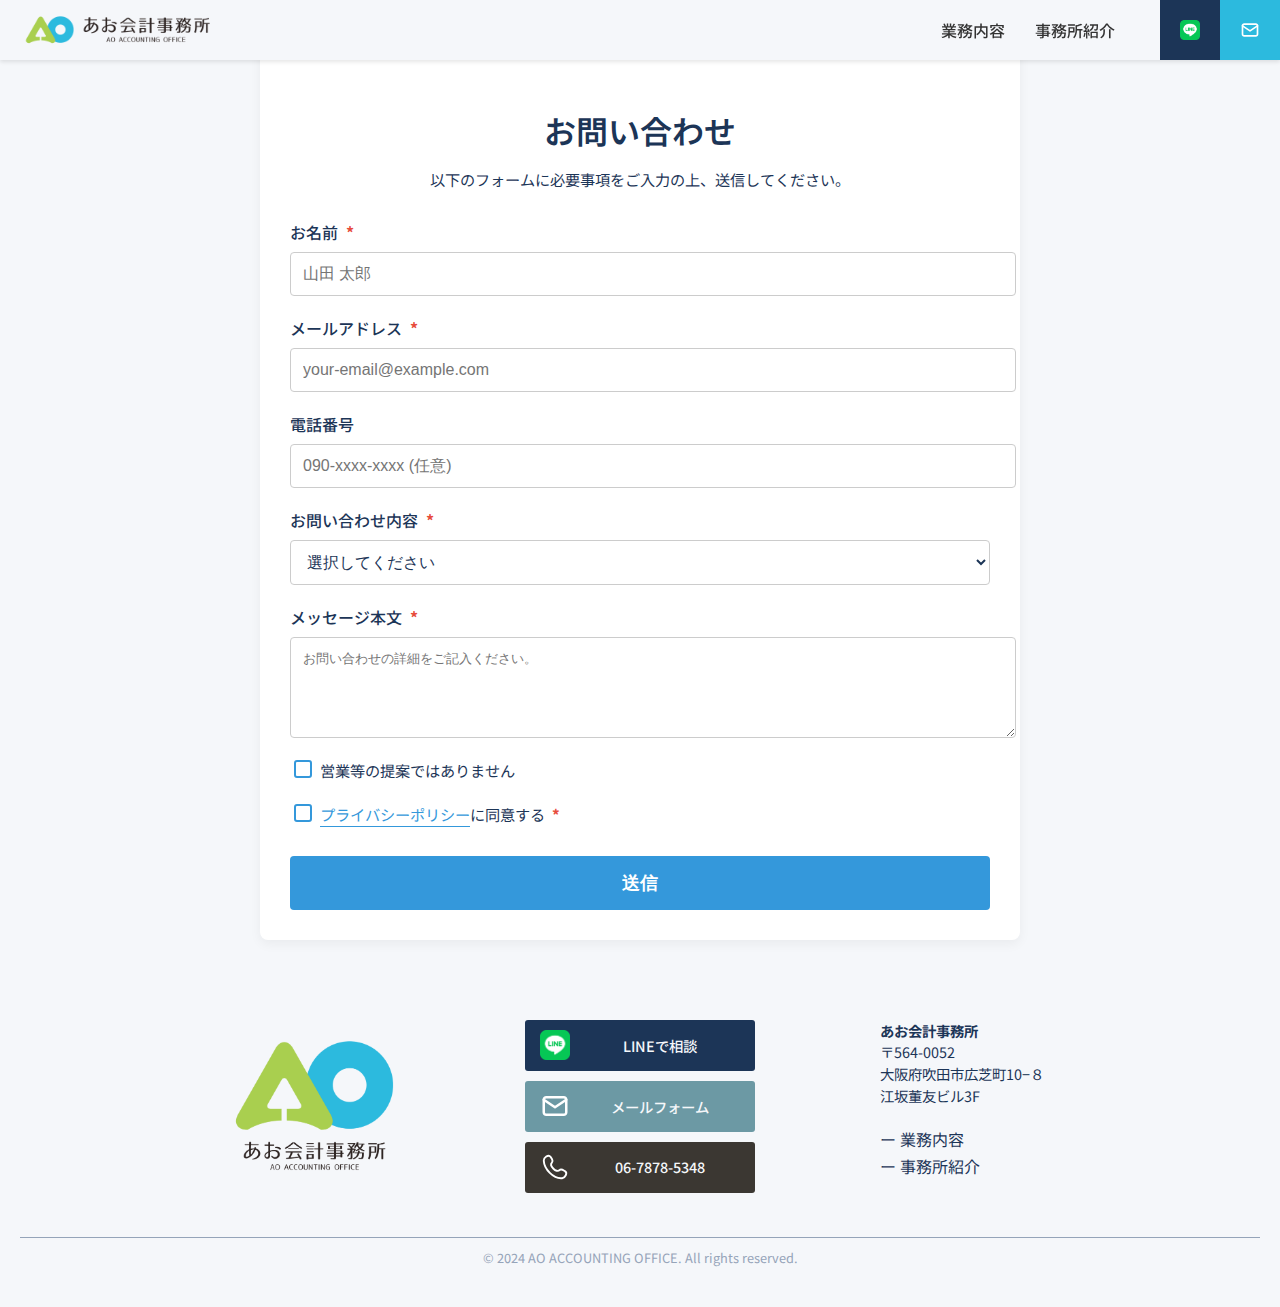
<file: ao-kaikei/contact-page.html>
<!DOCTYPE html>
<html>


<head>
    <meta charset="utf-8">
    <meta name="viewport" content="width=device-width, initial-scale=1.0">
    <title>あお会計事務所</title>
    <link rel="stylesheet" href="style.css">
    <meta name="description" content="会計支援・社外役員・会計監査・税理顧問">

    <link rel="preconnect" href="https://fonts.googleapis.com">
    <link rel="preconnect" href="https://fonts.gstatic.com" crossorigin>
    <link href="https://fonts.googleapis.com/css2?family=Noto+Sans+JP:wght@400;700&display=swap" rel="stylesheet">
</head>
<body>
  <header id="main-header">
    <div class="header-content">
        <div class="logo">
            <a href="/">
                <img src="images-ao/aologo_yoko.png" alt="あお会計事務所">
            </a>
        </div>

        <div class="right-section">
            <nav class="desktop-nav">
                <ul>
                    <li><a href="#services">業務内容</a></li>
                    <li><a href="#about">事務所紹介</a></li>
                </ul>
            </nav>

            <div class="social-tabs">
                <a href="#" class="social-tab mail-tab" aria-label="メールで問い合わせ">
                  <svg class="icon-svg" width="48" height="48" viewBox="0 0 48 48" fill="none" xmlns="http://www.w3.org/2000/svg">
                  <path d="M6 14C6 12.9391 6.42143 11.9217 7.17157 11.1716C7.92172 10.4214 8.93913 10 10 10H38C39.0609 10 40.0783 10.4214 40.8284 11.1716C41.5786 11.9217 42 12.9391 42 14V34C42 35.0609 41.5786 36.0783 40.8284 36.8284C40.0783 37.5786 39.0609 38 38 38H10C8.93913 38 7.92172 37.5786 7.17157 36.8284C6.42143 36.0783 6 35.0609 6 34V14Z" stroke="white" stroke-width="4" stroke-linecap="round" stroke-linejoin="round"/>
                  <path d="M6 14L24 26L42 14" stroke="white" stroke-width="4" stroke-linecap="round" stroke-linejoin="round"/>
                </svg>
                <span class="tab-label">メールで問い合わせ</span>
                </a>


                <a href="#" class="social-tab line-tab" aria-label="LINEで問い合わせ">
                  <img src="images-ao/LINE_Brand_icon 2.png" alt="LINEアイコン" class="icon-img">
                  <span class="tab-label">LINEで問い合わせ</span>
                </a>
            </div>

            <button class="hamburger-menu" aria-label="メニューを開く">
                <span class="bar"></span>
                <span class="bar"></span>
                <span class="bar"></span>
            </button>
        </div>
    </div>
    
    <nav class="mobile-nav">
        <ul>
            <li><a href="#services">業務内容</a></li>
            <li><a href="#about">事務所紹介</a></li>
            </ul>
    </nav>
</header>






<section class="contact-page">
    <div class="contact-container">
        <h2 class="contact-title">お問い合わせ</h2>
        <p class="contact-description">以下のフォームに必要事項をご入力の上、送信してください。</p>

        <form action="#" method="POST" class="contact-form">

            <div class="form-group">
                <label for="name">お名前 <span class="required-star">*</span></label>
                <input type="text" id="name" name="name" required placeholder="山田 太郎">
            </div>

            <div class="form-group">
                <label for="email">メールアドレス <span class="required-star">*</span></label>
                <input type="email" id="email" name="email" required placeholder="your-email@example.com">
            </div>

            <div class="form-group">
                <label for="phone">電話番号</label>
                <input type="tel" id="phone" name="phone" placeholder="090-xxxx-xxxx (任意)">
            </div>

            <div class="form-group">
                <label for="inquiry-type">お問い合わせ内容 <span class="required-star">*</span></label>
                <select id="inquiry-type" name="inquiry-type" required>
                    <option value="" disabled selected>選択してください</option>
                    <option value="talk">一度話を聞いてみたい</option>
                    <option value="request">お仕事のご依頼</option>
                    <option value="other">その他</option>
                </select>
            </div>

            <div class="form-group">
                <label for="message">メッセージ本文 <span class="required-star">*</span></label>
                <textarea id="message" name="message" rows="5" required placeholder="お問い合わせの詳細をご記入ください。"></textarea>
            </div>

            <div class="form-checkbox">
                <input type="checkbox" id="no-sales" name="no-sales">
                <label for="no-sales">営業等の提案ではありません</label>
            </div>

            <div class="form-checkbox">
                <input type="checkbox" id="privacy-policy" name="privacy-policy" required>
                <label for="privacy-policy">
                    <a href="#" class="privacy-link" target="_blank">プライバシーポリシー</a>に同意する <span class="required-star">*</span>
                </label>
            </div>

            <button type="submit" class="submit-button">送信</button>

        </form>
    </div>
</section>







<footer id="main-footer" class="main-footer">
    <div class="footer-container">
        
        <div class="footer-item footer-logo">
            <img src="images-ao/aologo_tate.png" alt="あお会計事務所ロゴ" class="footer-logo-img">
        </div>
        
        <div class="footer-item footer-contact">
            <a href="#" class="contact-button-mini line-mini">
                <img src="images-ao/LINE_Brand_icon 2.png" alt="LINE" class="button-icon-mini">
                <span class="contact-button-mini-text">LINEで相談</span>
            </a>
            <a href="#" class="contact-button-mini mail-mini">
                <img src="images-ao/mail-tab.svg" alt="Email" class="button-icon-mini">
                <span class="contact-button-mini-text">メールフォーム</span>
            </a>
            <a href="tel:0678785348" class="contact-button-mini phone-mini">
                <img src="images-ao/phone.svg" alt="Phone" class="button-icon-mini">
                <span class="contact-button-mini-text"><span class="phone-number-mask-mini"></span></span>
            </a>
        </div>
        
        <div class="footer-item footer-info">
            <div class="footer-address">
                <p><strong>あお会計事務所</strong></p>
                <p>〒564-0052</p>
                <p>大阪府吹田市広芝町10−８</p>
                <p>江坂董友ビル3F</p>
            </div>
            
            <nav class="footer-nav">
                <ul>
                    <li><a href="#">ー 業務内容</a></li>
                    <li><a href="#">ー 事務所紹介</a></li>
                </ul>
            </nav>
        </div>
        
    </div>
    
    <div class="footer-copyright">
        <p>&copy; 2024 AO ACCOUNTING OFFICE. All rights reserved.</p>
    </div>
</footer>

<script src="js/main.js"></script>
</body>
</file>
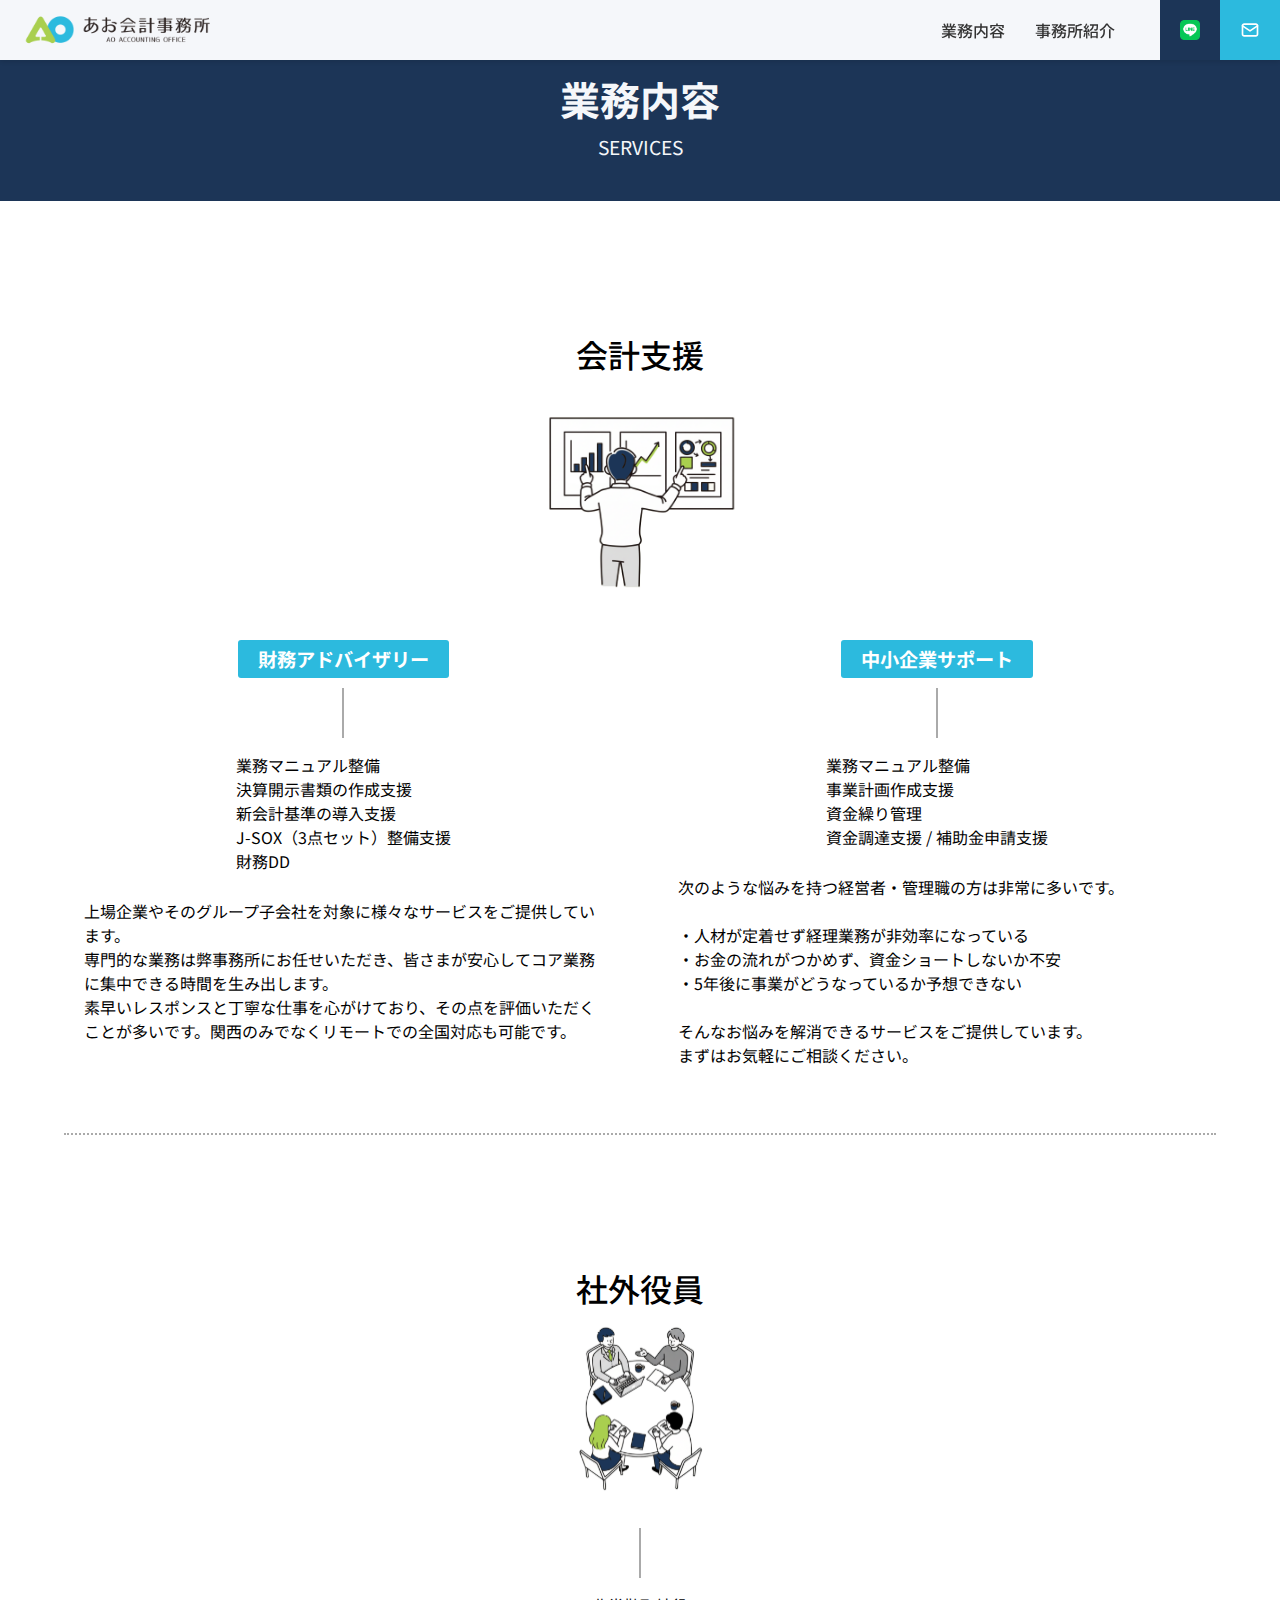
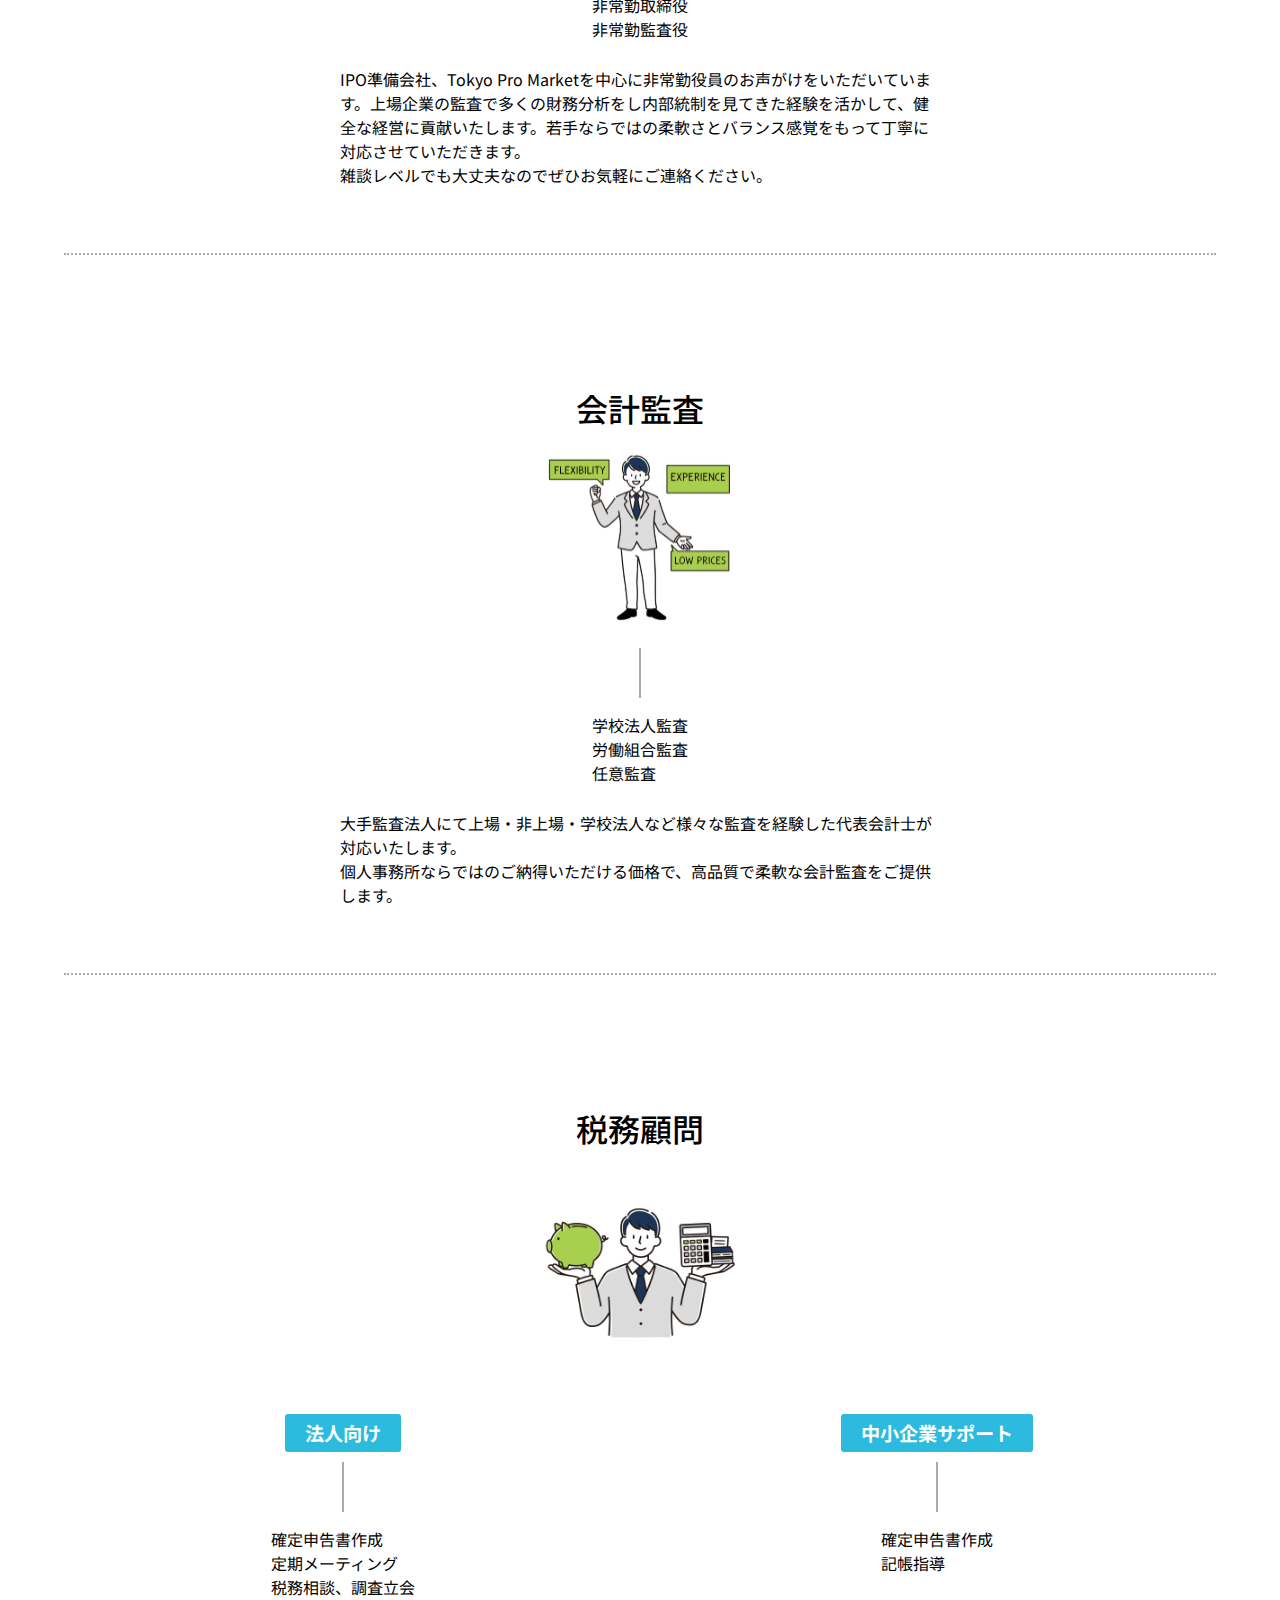
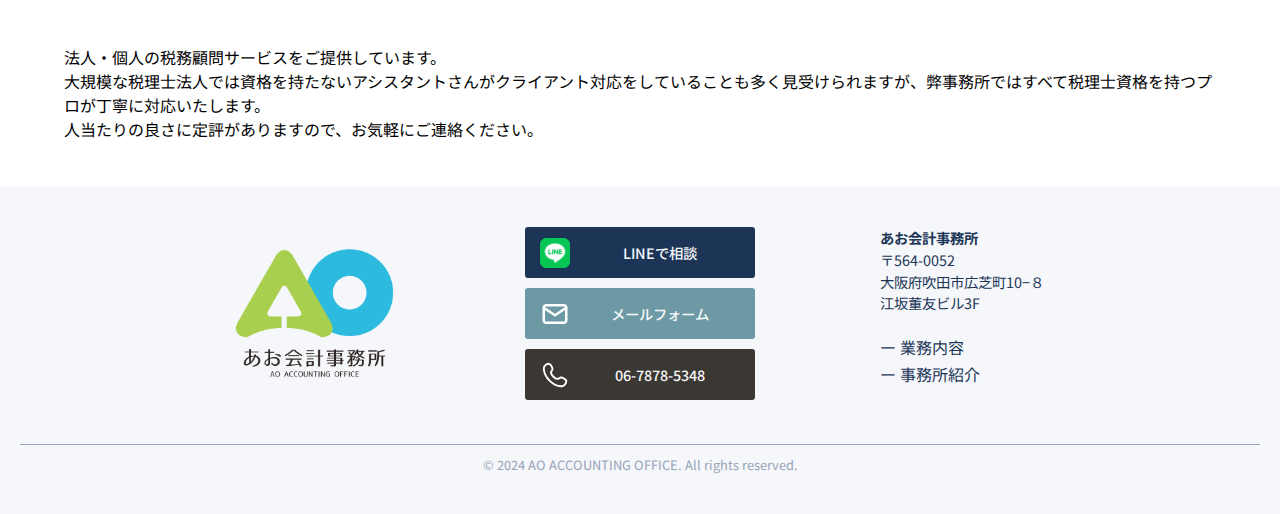
<file: ao-kaikei/service-page.html>
<!DOCTYPE html>
<html>


<head>
    <meta charset="utf-8">
    <meta name="viewport" content="width=device-width, initial-scale=1.0">
    <title>あお会計事務所</title>
    <link rel="stylesheet" href="style.css">
    <meta name="description" content="会計支援・社外役員・会計監査・税理顧問">

    <link rel="preconnect" href="https://fonts.googleapis.com">
    <link rel="preconnect" href="https://fonts.gstatic.com" crossorigin>
    <link href="https://fonts.googleapis.com/css2?family=Noto+Sans+JP:wght@400;700&display=swap" rel="stylesheet">
</head>
<body>
  <header id="main-header">
    <div class="header-content">
        <div class="logo">
            <a href="/">
                <img src="images-ao/aologo_yoko.png" alt="あお会計事務所">
            </a>
        </div>

        <div class="right-section">
            <nav class="desktop-nav">
                <ul>
                    <li><a href="#services">業務内容</a></li>
                    <li><a href="#about">事務所紹介</a></li>
                </ul>
            </nav>

            <div class="social-tabs">
                <a href="#" class="social-tab mail-tab" aria-label="メールで問い合わせ">
                  <svg class="icon-svg" width="48" height="48" viewBox="0 0 48 48" fill="none" xmlns="http://www.w3.org/2000/svg">
                  <path d="M6 14C6 12.9391 6.42143 11.9217 7.17157 11.1716C7.92172 10.4214 8.93913 10 10 10H38C39.0609 10 40.0783 10.4214 40.8284 11.1716C41.5786 11.9217 42 12.9391 42 14V34C42 35.0609 41.5786 36.0783 40.8284 36.8284C40.0783 37.5786 39.0609 38 38 38H10C8.93913 38 7.92172 37.5786 7.17157 36.8284C6.42143 36.0783 6 35.0609 6 34V14Z" stroke="white" stroke-width="4" stroke-linecap="round" stroke-linejoin="round"/>
                  <path d="M6 14L24 26L42 14" stroke="white" stroke-width="4" stroke-linecap="round" stroke-linejoin="round"/>
                </svg>
                <span class="tab-label">メールで問い合わせ</span>
                </a>


                <a href="#" class="social-tab line-tab" aria-label="LINEで問い合わせ">
                  <img src="images-ao/LINE_Brand_icon 2.png" alt="LINEアイコン" class="icon-img">
                  <span class="tab-label">LINEで問い合わせ</span>
                </a>
            </div>

            <button class="hamburger-menu" aria-label="メニューを開く">
                <span class="bar"></span>
                <span class="bar"></span>
                <span class="bar"></span>
            </button>
        </div>
    </div>
    
    <nav class="mobile-nav">
        <ul>
            <li><a href="#services">業務内容</a></li>
            <li><a href="#about">事務所紹介</a></li>
            </ul>
    </nav>
</header>







<section id="service-page">
    <div class="service-header">
        <h1>業務内容</h1>
        <h2>SERVICES</h2>
    </div>

    <div class="service-content">
        <div class="service-item">
            <h3 class="service-title">会計支援</h3>
            <img src="images-ao/service1.png" alt="会計支援">
            <div class="service-details-container">
                <div class="detail-box">
                    <h4 class="detail-title">財務アドバイザリー</h4>
                    <div class="detail-separator"></div>
                    <ul class="detail-menu">
                        <li>業務マニュアル整備</li>
                        <li>決算開示書類の作成支援</li>
                        <li>新会計基準の導入支援</li>
                        <li>J-SOX（3点セット）整備支援</li>
                        <li>財務DD</li>
                    </ul>
                    <p class="detail-text">
                        上場企業やそのグループ子会社を対象に様々なサービスをご提供しています。<br>専門的な業務は弊事務所にお任せいただき、皆さまが安心してコア業務に集中できる時間を生み出します。<br><span class="marker">素早いレスポンス</span>と<span class="marker">丁寧</span>な仕事を心がけており、その点を評価いただくことが多いです。関西のみでなくリモートでの全国対応も可能です。
                    </p>
                </div>
                <div class="detail-box">
                    <h4 class="detail-title">中小企業サポート</h4>
                    <div class="detail-separator"></div>
                    <ul class="detail-menu">
                        <li>業務マニュアル整備</li>
                        <li>事業計画作成支援</li>
                        <li>資金繰り管理</li>
                        <li>資金調達支援 / 補助金申請支援</li>
                    </ul>
                    <p class="detail-text">
                        次のような悩みを持つ経営者・管理職の方は非常に多いです。<br><br><span class="nayami">・人材が定着せず経理業務が非効率になっている<br>・お金の流れがつかめず、資金ショートしないか不安<br>・5年後に事業がどうなっているか予想できない</span><br><br>そんな<span class="marker">お悩みを解消</span>できるサービスをご提供しています。<br>まずはお気軽にご相談ください。
                    </p>
                </div>
            </div>
        </div>

        <hr class="service-divider">

        <div class="service-item">
            <h3 class="service-title">社外役員</h3>
            <img src="images-ao/service-2.svg" alt="社外役員">
            <div class="service-details-container">
                <div class="detail-box">
                    <div class="detail-separator"></div>
                    <ul class="detail-menu">
                        <li>非常勤取締役</li>
                        <li>非常勤監査役</li>
                    </ul>
                    <p class="detail-text">
                        IPO準備会社、Tokyo Pro Marketを中心に非常勤役員のお声がけをいただいています。上場企業の監査で多くの財務分析をし内部統制を見てきた経験を活かして、健全な経営に貢献いたします。若手ならではの<span class="marker">柔軟さ</span>と<span class="marker">バランス感覚</span>をもって丁寧に対応させていただきます。<br>雑談レベルでも大丈夫なのでぜひお気軽にご連絡ください。
                    </p>
                </div>
                
            </div>
        </div>

        <hr class="service-divider">
        
        <div class="service-item">
            <h3 class="service-title">会計監査</h3>
            <img src="images-ao/service-3.svg" alt="会計監査">
            <div class="service-details-container">
                <div class="detail-box">
                
                    <div class="detail-separator"></div>
                    <ul class="detail-menu">
                        <li>学校法人監査</li>
                        <li>労働組合監査</li>
                        <li>任意監査</li>
                        
                    </ul>
                    <p class="detail-text">
                        <span class="marker">大手監査法人</span>にて上場・非上場・学校法人など様々な監査を経験した代表会計士が対応いたします。<br>個人事務所ならではの<span class="marker">ご納得いただける価格</span>で、高品質で柔軟な会計監査をご提供します。
                    </p>
                </div>
                
            </div>
        </div>

        <hr class="service-divider">

        <div class="service-item">
            <h3 class="service-title">税務顧問</h3>
            <img src="images-ao/service4.png" alt="税務顧問">
            <div class="service-details-container">
                <div class="detail-box">
                    <h4 class="detail-title">法人向け</h4>
                    <div class="detail-separator"></div>
                    <ul class="detail-menu">
                        <li>確定申告書作成</li>
                        <li>定期メーティング</li>
                        <li>税務相談、調査立会</li>
                    </ul>
                    
                </div>
                <div class="detail-box">
                    <h4 class="detail-title">中小企業サポート</h4>
                    <div class="detail-separator"></div>
                    <ul class="detail-menu">
                        <li>確定申告書作成</li>
                        <li>記帳指導</li>
                    </ul>
                </div>

                
            </div>
                    <p class="detail-text">
                        法人・個人の税務顧問サービスをご提供しています。<br>大規模な税理士法人では資格を持たないアシスタントさんがクライアント対応をしていることも多く見受けられますが、弊事務所ではすべて<span class="marker">税理士資格を持つプロ</span>が丁寧に対応いたします。<br>人当たりの良さに定評がありますので、お気軽にご連絡ください。
                    </p>
        </div>

    </div>
</section>








<footer id="main-footer" class="main-footer">
    <div class="footer-container">
        
        <div class="footer-item footer-logo">
            <img src="images-ao/aologo_tate.png" alt="あお会計事務所ロゴ" class="footer-logo-img">
        </div>
        
        <div class="footer-item footer-contact">
            <a href="#" class="contact-button-mini line-mini">
                <img src="images-ao/LINE_Brand_icon 2.png" alt="LINE" class="button-icon-mini">
                <span class="contact-button-mini-text">LINEで相談</span>
            </a>
            <a href="#" class="contact-button-mini mail-mini">
                <img src="images-ao/mail-tab.svg" alt="Email" class="button-icon-mini">
                <span class="contact-button-mini-text">メールフォーム</span>
            </a>
            <a href="tel:0678785348" class="contact-button-mini phone-mini">
                <img src="images-ao/phone.svg" alt="Phone" class="button-icon-mini">
                <span class="contact-button-mini-text"><span class="phone-number-mask-mini"></span></span>
            </a>
        </div>
        
        <div class="footer-item footer-info">
            <div class="footer-address">
                <p><strong>あお会計事務所</strong></p>
                <p>〒564-0052</p>
                <p>大阪府吹田市広芝町10−８</p>
                <p>江坂董友ビル3F</p>
            </div>
            
            <nav class="footer-nav">
                <ul>
                    <li><a href="#">ー 業務内容</a></li>
                    <li><a href="#">ー 事務所紹介</a></li>
                </ul>
            </nav>
        </div>
        
    </div>
    
    <div class="footer-copyright">
        <p>&copy; 2024 AO ACCOUNTING OFFICE. All rights reserved.</p>
    </div>
</footer>

<script src="js/main.js"></script>
</body>
</file>
<file: ao-accounting-office/style.css>
/*
Theme Name: ao-accounting-office
Author: Your Name
Description: HTML/CSSから作成したオリジナルテーマです。
Version: 1.0.0
License: GNU General Public License v2 or later
Text Domain: ao-accounting-office
*/


/* 変数の定義 (オプション) */
:root {
    --header-bg: #F5F7FA;
    --primary-color: #007bff; /* 例として設定 */
    --text-color: #333;
    /* ヘッダーの希望する高さを定義 (例として60px) */
    --header-height: 60px;
}

body {
    font-family: 'Noto Sans JP', sans-serif;
    background-color: #F5F7FA;
    margin: 0;
    padding: 0;
}
/* ヘッダー全体の基本スタイル */
#main-header {
    background-color: var(--header-bg);
    position: fixed; /* 画面上部に固定 */
    top: 0;
    left: 0;
    width: 100%;
    z-index: 1000; /* 他の要素の上に表示 */
    box-shadow: 0 2px 4px rgba(0, 0, 0, 0.1); /* 軽い影 */
    transition: transform 0.3s ease-in-out; /* スクロール時のアニメーション用 */
}

.header-content {
    box-sizing: border-box; /* ★ ここを追加 ★ */
    width: 100%;
    display: flex;
    justify-content: space-between; 
    align-items: center;
    height: var(--header-height);
    padding: 0px;
}

/* ロゴのスタイル */
.logo img {
    height: 40px; /* ロゴ画像の高さ。適宜調整してください */
    width: auto;
    display: block;
    margin-left: 20px;
}

/* 右側セクションのスタイル */
.right-section {
    display: flex;
    align-items: center;
    gap: 20px; /* ナビとSNSタブの間のスペース */
    justify-content: flex-end; 
}
.desktop-nav {
    /* flexコンテナ内でコンテンツを右寄せ（もし必要なら） */
    display: flex;
    justify-content: flex-end; 
}
/* デスクトップナビゲーション */
.desktop-nav ul {
    list-style: none;
    padding: 0;
    margin: 0;
    display: flex;
    gap: 30px; /* メニュー項目の間のスペース */
    justify-content: flex-end; 
}

.desktop-nav a {
    text-decoration: none;
    color: var(--text-color);
    font-weight: 500;
    padding: 5px 0;
    transition: color 0.3s;
}

.desktop-nav a:hover {
    color: var(--primary-color);
}

.social-tabs {
    display: flex;
    align-items: center;
    /* タブの並び順: メール→LINE (HTMLの順序を尊重) */
    flex-direction: row-reverse; /* 右から順に LINE, メール と表示するために逆順にする */
    margin-left: 25px; /* ナビとの間にスペースを作る */
}

.social-tab {
    display: flex;
    justify-content: flex-start; /* テキストを左寄せにするため */
    align-items: center;
    width: 40px;
    height: var(--header-height);
    text-decoration: none;
    transition: opacity 0.3s;
    /* アニメーションを滑らかにする */
    transition: width 0.3s ease, padding-left 0.3s ease;
    /* テキストを隠すための overflow 設定 */
    overflow: hidden;
    /* テキストとアイコンの間にスペースを設けるための padding */
    padding-left: 20px; 

}



/* タブ内のテキストラベルのスタイル */
.tab-label {
    white-space: nowrap; /* テキストが折り返さないように */
    margin-left: 25px;   /* アイコンとテキストの間にスペース */
    color: white;        /* テキストの色 */
    font-size: 0.9rem;   /* フォントサイズ */
    font-weight: bold;
    /* 初期状態では非表示（overflow: hidden; と width の組み合わせで実現） */
}


/* マウスオーバー時: 幅を拡張してテキストを表示 */
.social-tab:hover {
    /* 目的の幅を設定: アイコン(20px) + margin(10px) + テキスト幅 + padding(10px) */
    /* 例: 20px + 10px + 100px(テキスト推定幅) + 10px = 140px */
    width: 200px; /* 適切な値に調整してください */
    box-shadow: 0 4px 8px rgba(0, 0, 0, 0.2); /* 影をつけて目立たせる */
}


    /* アイコンとテキストのスタイル */
.social-tab img,
.social-tab .icon-svg {
    /* アイコンのサイズ（例: 20px）を維持 */
    flex-shrink: 0; 
}

.social-tab:hover {
    opacity: 0.8;
}

/* タブごとの背景色 (指定のアイコン/色に合わせて調整) */
.mail-tab {
    background-color: #2CBADE; /* 例: 赤系 */
}

.line-tab {
    background-color: #1C3557; /* 例: LINEの緑 */
}

.icon-svg {
    /* SVGのサイズをコンテナより小さく設定 */
    width: 20px;
    height: 20px;
}

.icon-img {
    display: block;
    width: 20px;
    height: 20px;
    object-fit: contain;
}

/* ハンバーガーメニューとスマホナビはデスクトップで非表示 */
.hamburger-menu, .mobile-nav {
    display: none;
}

/* --- メディアクエリ (スマートフォン用) --- */
/* --- メディアクエリ (スマートフォン用) --- */
@media (max-width: 768px) {
    /* --- ヘッダーとレイアウトの基本設定 --- */
    .desktop-nav {
        display: none;
    }
    .header-content {
      padding: 0px 15px;
      height: 60px;
      min-height: 60px; /* 例として最小の高さを設定 */
    }
    .logo img {
      margin-left: 0px;
    }
    .right-section {
        gap: 15px;
    }
    
    /* --- ハンバーガーメニューのスタイル --- */
    .hamburger-menu {
        display: flex;
        flex-direction: column;
        justify-content: space-around;
        width: 30px;
        height: 30px;
        background: none;
        border: none;
        cursor: pointer;
        padding: 0;
        z-index: 1002;
    }
    .hamburger-menu .bar {
        width: 100%;
        height: 3px;
        background-color: var(--text-color);
        transition: all 0.3s ease; 
        transform-origin: left; 
    }

    /* ❌ 閉じるアイコンへの変形アニメーション */
    .hamburger-menu.is-active .bar:nth-child(1) {
        transform: rotate(45deg) translate(2px, -3px); 
    }
    .hamburger-menu.is-active .bar:nth-child(2) {
        opacity: 0;
    }
    .hamburger-menu.is-active .bar:nth-child(3) {
        transform: rotate(-45deg) translate(2px, 3px); 
    }
    
    /* --- モバイルナビゲーション (修正点) --- */
    .mobile-nav {
        position: fixed;
        top: 60px; 
        
        bottom: 0;       
        left: 0;
        width: 100%;
        height: auto;
        z-index: 1000;
        
        background-color: var(--header-bg);
        box-shadow: 0 4px 8px rgba(0, 0, 0, 0.1);
        padding: 20px 0;
        text-align: center;
        overflow-y: auto;
        
        opacity: 0;
        visibility: hidden;
        transition: opacity 0.5s ease, visibility 0.5s;
    }

    /* メニューが開いた時 (アニメーション対応) */
    .mobile-nav.is-open {
        opacity: 1;
        visibility: visible;
        height: 100svh;
        display: block;
    }

    .mobile-nav ul {
        list-style: none;
        padding: 0;
        margin: 0;
    }
    .mobile-nav li {
        margin: 10px 0;
    }
    .mobile-nav a {
        text-decoration: none;
        color: var(--text-color);
        font-size: 2rem;
        display: block;
        padding: 25px;
    }
    
    #main-header {
        position: fixed; /* ヘッダーをfixedにするとメニューのtop位置が安定します */
        top: 0;
        left: 0;
        width: 100%;
        transform: translateY(0);
        z-index: 1001; 
    }
    #main-header.header-hidden {
        transform: translateY(-100%);
    }
    /* モバイルナビゲーションが開いている間にページのスクロールを禁止 */
    .no-scroll {
    overflow: hidden;
    }
}











/* --- ドロップダウンメニューの追加スタイル (縦並び/吹き出し風) --- */

/* サブメニューを持つ li 要素の調整 */
.desktop-nav .has-submenu {
    position: relative; /* サブメニューを絶対配置するための基点 */
}

/* サブメニューのコンテナ */
.submenu-container {
    /* 「業務内容」リンクの直下に配置 */
    position: absolute;
    top: calc(var(--header-height));
    left: 50%; 
    transform: translateX(-50%) translateY(10px); /* 初期非表示位置 */
    
    width: 200px; /* サブメニューの幅 */
    
    /* アニメーション制御 */
    visibility: hidden; 
    opacity: 0; 
    
    background-color: #F5F7FA; 
    border-radius: 0px; 
    box-shadow: 0 6px 20px rgba(0, 0, 0, 0.15); 
    z-index: 1001; 
    
    /* アニメーション: 表示時には遅延なし */
    transition: opacity 0.3s ease 0s, transform 0.3s ease 0s, visibility 0.3s ease 0s;
}

/* 吹き出しの三角（アロー）を作成 */
.submenu-container::before {
    content: '';
    position: absolute;
    top: -8px; 
    left: 50%;
    transform: translateX(-50%) rotate(45deg); 
    width: 15px;
    height: 15px;
    background-color: #F5F7FA;
    box-shadow: -2px -2px 5px rgba(0, 0, 0, 0.05); 
    z-index: 1002;
}

/* サブメニューの内容（タブの縦並び） */
.submenu-content {
    display: flex;
    flex-direction: column; 
    padding: 10px 30px; 
}

/* 個々のサブメニュー項目（タブ） */
.submenu-item {
    text-decoration: none;
    color: var(--text-color);
    font-weight: 500;
    padding: 10px 20px;
    margin: 5;
    transition: background-color 0.2s, color 0.2s;
    white-space: nowrap;
    text-align: center;
}

/* ホバー時の装飾 */
.submenu-item:hover {
    background-color: #1C3557;
    color: #F5F7FA !important; 
}

/* === ここがポイント: li要素にホバーした時、遅延なく表示を開始する === */
.desktop-nav .has-submenu:hover .submenu-container {
    visibility: visible; 
    opacity: 1; 
    transform: translateX(-50%) translateY(0); 
    
    /* 非表示動作をリセット（表示を優先） */
    transition-delay: 0s !important; 
}

/* === ここがポイント: li要素からマウスが離れた時、非表示に遅延をかける === */
/* マウスが li 要素から離れたときの非表示に遅延を設定する */
.desktop-nav .has-submenu .submenu-container {
    /* 150ミリ秒の遅延を設定: この時間内なら li に戻ると非表示がキャンセルされる */
    transition-delay: 0.5s; 
}


/* モバイルでの調整 */
@media (max-width: 768px) {
    .submenu-container {
        display: none; 
    }
}




















#hero-section {
    /* デスクトップ用背景画像の設定 */
    position: relative; /* 子要素（画像とコンテンツ）の基準点にする */
    width: 100%;
    
    /* ★アスペクト比ハック★：幅に基づいて高さを決定する */
    /* 例: 16:9 の画像の場合、100 / 16 * 9 = 56.25% */
    /* 例: 2:1 の画像の場合、100 / 2 * 1 = 50% */
    /* あなたの画像の縦横比に合わせてこの値を設定してください */
    padding-bottom: 56.25%; /* ここを調整！ (例: 2:1 のアスペクト比) */


}
/* 画像要素のスタイル */
.hero-image {
    position: absolute; /* 親要素(#hero-section)に対して絶対配置 */
    top: 0;
    left: 0;
    width: 100%;
    height: 100%;
    
    /* 画像をコンテナ全体に拡大縮小し、アスペクト比を維持しつつ、はみ出た部分を切り取る */
    object-fit: cover; 
    
    /* 画像上部が隠れるのを防ぐため、配置の起点を上辺にする */
    object-position: top center; /* ★画像上部を常に表示するための設定★ */
}



/*(スマホ用画像の切り替え) */
@media (max-width: 768px) {
    #hero-section {
        padding-bottom: 120%; /* 例: 縦長の画像に合わせてアスペクト比を変更 */
    }

    /* スマホ画像に切り替える */
    .hero-image {
        content: url('images-ao/home-mobile.svg'); 
        object-position: center center; 
    }
}















.tsuyomi-image {
  max-width: 100%;
  height: auto;
  display: block;
  margin: 0 auto; 
}

#tsuyomi-section {
  /* 最大幅を設定し、それ以上の画面サイズではコンテンツを中央に固定 */
  max-width: 1200px; 
  margin: 0 auto;
  /* デスクトップ版の余白（広め） */
  padding: 60px 40px; 
  box-sizing: border-box;
}



@media screen and (max-width: 768px) {
  #tsuyomi-section {
    /* 画面が狭くなったら余白を小さくする */
    padding: 30px 0px; 
  }
}








#service-section {
    background-color: #1C3557; 
    padding: 80px 20px;
}

.service-container {
    max-width: 1200px;
    margin: 0 auto;
    padding-top: 5px;
    text-align: center;
}

.service-title {
    font-size: 2em;
    font-weight: 500;
    text-align: center;
    color: #F5F7FA;
    margin-bottom: 0;
}

.service-subtitle {
    font-size: 1.2rem;
    text-align: center;
    color: #bdbdbd;
    margin-top: 0;
}

.service-cards-grid {
    display: grid;
    /* 修正箇所: ここが「auto-fit」と「minmax」を使ったレスポンシブ設定です */
    grid-template-columns: repeat(auto-fit, minmax(250px, 1fr));
    gap: 30px; /* カード間のスペース */
}

.service-card {
    /* 要素を縦並び中央配置にするための Flexbox 設定 */
    display: flex;
    flex-direction: column;
    align-items: center; /* 縦並びで中央配置 */
    background-color: #ffffff;
    padding: 25px;
    box-shadow: 0 4px 10px rgba(0, 0, 0, 0.05);
    transition: transform 0.3s, box-shadow 0.3s;
    border-radius: 10px;
    margin: 100px auto;
}

/* 【新規追加】カード上部のコンテンツの高さを揃えるためのコンテナ */
.card-top-content {
    /* どのカードでも、このセクションの高さを統一します */
    height: 220px; /* ★★★ 調整が必要な値：タイトルと画像の合計の高さに合わせてください ★★★ */
    width: 100%;
    
    /* カード内のタイトルと画像を中央に配置し直すためのFlexbox */
    display: flex;
    flex-direction: column;
    align-items: center;
    justify-content: flex-start; /* 上から配置 */
}

.service-card:hover {
    transform: translateY(-5px);
    box-shadow: 0 8px 15px rgba(0, 0, 0, 0.1);
}


.card-title {
    font-size: 1.3rem;
    font-weight: 700;
    margin-bottom: 20px;
    text-align: center;
    color: #1C3557;
}

.card-image {
    width: 165px;
    height: 165px;
    object-fit: contain;
    margin-bottom: 0;
}

.card-text {
    /* テキストは左揃え */
    text-align: left; 
    margin-bottom: 30px;
    width: 100%; /* 親要素の幅いっぱいを使う */
    font-size: 0.95rem;
    line-height: 2;
    flex-grow: 1; /* テキストが占める高さを柔軟に調整 */
}









/* --- メディアクエリ: スマートフォン対応 (1列表示) --- */
@media (max-width: 768px) {
    /* グリッドを1列に変更 */

    .service-container {
    padding: 20px;
}
    .service-card {
    margin: 10px 30px;
}

    .card-image {
    width: 60%; 
    height: 60%;
    object-fit: contain;
    margin-bottom: 10px;
}

    .card-text {
    margin-bottom: 5px;
}

}



/* --- about-section 全体 --- */
#about-section {
    position: relative;
    padding: 20px; 
    width: calc(100%-40px);
    
    /* アスペクト比ハック: 幅に基づいて高さを決定 */
    /* ここも、背景画像の縦横比に合わせて値を調整してください */
    padding-bottom: 10%; /* 例: 2:1 のアスペクト比 */
    
    /* セクション内のコンテンツを重ねて中央に表示 */
    display: flex;
    flex-direction: column;
    align-items: center;
    justify-content: center;
    padding-top: 100px; /* 上部タイトルのためのパディング */
    margin-bottom: 30px;
}

/* --- 背景画像 (hero-sectionと同じ仕組み) --- */
.about-bg-image {
    position: absolute; 
    top: 0;
    left: 0;
    width: 100%;
    height: 100%;
    object-fit: cover; 
    object-position: top center; /* 画像上部を常に表示 */
    z-index: -1; /* コンテンツの下に配置 */
}

.about-title {
    color: #1C3557;
    text-align: center;
    font-weight: 700;
    font-size: 1.9em;
    margin-bottom: 0;
}
.about-subtitle {
    font-size: 1.2em;
    color: #606976;
    text-align: center;
    margin-top: 0;
    margin-bottom: 70px;
}
/* --- コンテンツの左右配置 --- */
.about-content-wrap {
    display: flex;
    gap: 40px;
    align-items: center;
    max-width: 1000px;
    width: 100%;
    padding: 20px 0;
    z-index: 1; /* 背景画像より手前に配置 */
    margin-bottom: 50px;
}

.about-text-content, .about-image-content {
    flex: 1; /* 左右に均等にスペースを分割 */
}

/* --- 左側: テキスト --- */
.about-main-title {
    color: #1C3557; 
    font-size: 1.5em;
    font-weight: 500;
    line-height: 1.7;
    margin-bottom: 40px;
}

/* 二行目を左にずらす設定 */
.shifted-line {
    display: block;
    margin-left: 20px; /* 左にずらす量 */
}

.about-text {
    color: #1C3557;
    font-size: 1em;
    line-height: 2.3;
    text-align: justify;
}

/* --- 右側: 画像 --- */
.about-image {
    width: 100%;
    height: auto;
    display: block;
    
}







/*   read more ボタン　　*/


.read-more-container {
  text-align: center;
}

.read-more-button {
  display: inline-block;
  text-decoration: none;
  color: #1C3557;
  font-size: 20px;
  position: relative;
  padding-bottom: 10px; 
  transition: color 0.3s ease;
}

/* 1. 線を作成 (::after)  */
.read-more-button::after {
  content: '';
  position: absolute;
  left: 0;
  bottom: 0;
  width: 100%;
  height: 1px;
  background-color: #1C3557; 
  transition: background-color 0.3s ease;
}

/* 2. ドット（円）を作成 (::before) - 基準点を固定 */
.read-more-button::before {
  content: '';
  position: absolute;
  /* ⭐︎ 初期位置: leftを0にし、transformでドットの中心を線の開始点に */
  left: 0; 
  bottom: -1px; 
  width: 6px; 
  height: 6px;
  border-radius: 50%; 
  background-color: #2CBADE; 
  
  /* 初期状態: ドットの左半分が隠れる位置 */
  transform: translateX(-50%); 
  
  /* ⭐︎ トランジションを「transform」から「left」へ変更 */
  transition: left 0.4s cubic-bezier(0.25, 0.46, 0.45, 0.94), background-color 0.3s ease;
}


.read-more-button:hover {
  color: #2CBADE; 
}

.read-more-button:hover::after {
  background-color: #1C3557;
}

/* ⭐︎ ホバー時のドットの変化: leftプロパティを使って移動 */
.read-more-button:hover::before {
  /* left: 100%に設定すると、ドットの開始点がリンクボタンの右端に到達 */
  left: 100%; 
  /* transform: translateX(-50%)を維持することで、ドットの中心が右端にくる */
}
















@media (max-width: 768px) {
    #about-section {
        padding-bottom: 30%; /* 縦長画像に合わせて高さを調整 */
        padding-top: 50px;
    }

    /* スマホ用画像に切り替え (任意) */
    .about-bg-image {
        content: url('images-ao/about-mobile.svg'); /* スマホ用画像パスに修正 */
        object-position: center center;
    }
    
    /* 左右配置を解除し、要素を縦に積み重ねる */
    .about-content-wrap {
        flex-direction: column;
        gap: 20px;
    }

    /* タイトルと画像サイズを調整 */
    .about-main-title {
        font-size: 1.5rem;
        text-align: center;
    }
    
    .shifted-line {
        margin-left: 0; /* スマホでは左寄せを解除し、中央寄せに戻す */
    }
    
    .about-image-content {
        order: -1; /* スマホで画像を上部に移動させたい場合 */
    }
    
    .about-image {
        max-width: 80%;
        display: block; 
        margin: 0 auto; 
    }
    
    .about-text {
        text-align: left;
    }
    
    .read-more-container {
        margin-top: 20px;
        margin-bottom: 20px;
    }
}


















.contact-section {
    position: relative;
    padding:80px 0; 
    overflow: hidden; /* 背景がはみ出さないように */
}

/* 背景画像用のdiv */
.contact-background {
    position: absolute;
    top: 0;
    left: 0;
    width: 100%;
    height: 100%;
    /* 画像の高さを確保するため、セクションの最小高を設定 */
    min-height: 450px; 
    background-image: url('images-ao/contact.jpg'); 
    background-size: cover; /* 画面全体を覆うように拡大・縮小 */
    background-position: center; /* 画像を中央に配置 */
    z-index: 1;
    
}


.contact-title-container {
    position: relative; /* 背景の上に表示 */
    z-index: 2;
    padding: 30px auto; /* 上下の余白と左右のインナー余白 */
    width: 100%;
    /* 画面端から端までの白透かし */
    text-align: center;
}


.contact-title {
    font-size: 1.9em;
    font-weight: 700;
    margin-bottom: 0;
    color: #3B3732;
}

.contact-subtitle {
    font-size: 1.2em;
    color: #7e7b78;
    margin-top: 0;
    padding-bottom: 10px;
}



.contact-content {
    position: relative;
    z-index: 2;
    max-width: 1200px;
    margin: 0 auto;
    text-align: center;
}

.button-group {
    display: flex;
    gap: 50px; /* ボタン間のスペース */
    justify-content: center;
    margin: 40px 0;
}

.contact-button {
    /* 正方形のベース */
    flex-basis: calc(33.333% - 40px/3); /* 横並び3つの幅を計算 (20px*2/3) */
    max-width: 180px; /* PCでの最大幅 */
    aspect-ratio: 1 / 1; /* 正方形にする */
    
    display: flex;
    flex-direction: column; /* 縦並び */
    justify-content: center; /* 垂直方向中央揃え */
    align-items: center; /* 水平方向中央揃え */
    
    /* スタイル */
    border: 8px solid #F5F7FA;
    border-radius: 10px;
    text-decoration: none;
    color: #F5F7FA;
    transition: transform 0.2s, box-shadow 0.2s;
    box-shadow: 0px 3px 4px 0px #6d6d6d;
}

.line {
  background-color: #1C3557;
}
.mail {
  background-color: #6C99A4;
}
.phone {
  background-color: #3B3732;
}

.contact-button:hover {
    transform: translateY(-5px);
    box-shadow: 0 8px 15px rgba(0, 0, 0, 0.1);
}

.button-icon {
    width: 25%;
    height: auto;
    margin-bottom: 10px;
}

.button-text {
    font-weight: bold;
    font-size: 1.1em;
}
.button-text p {
    font-size: 0.8em;
}
.phone-text {
    line-height: 0.7;
}

.contact-message {
    font-size: 1.5em;
    font-weight: 500;
    color: #ffffff;
    padding: 30px 0;
    margin-bottom: 0;
    text-shadow: 0px 3px 3px rgba(0, 0, 0, 0.5);
}




/* ================================================= */
/* 【追加】電話番号のスパム対策 (CSS偽装) */
/* ================================================= */

/* 1. マスク対象の要素（空の<span>）を対象とする */
.contact-button.phone .phone-number-mask {
    position: relative;
    display: block; /* contentをブロック要素として扱えるようにする */
    width: auto;
    height: 1.1em; 

    margin: 0 auto; 
    overflow: visible; /* 隠れないようにoverflowをvisibleに戻す */
    color: transparent;
}

/* 2. ::beforeで正しい電話番号を表示 */
.contact-button.phone .phone-number-mask::before {
    /* ⚡ここにユーザーに表示したい正しい番号を記述します⚡ */
    content: "06-7878-5348"; 
    
    /* button-textと同じスタイルを適用 */
    font-size: 1em; 
    font-weight: bold;
    color: #F5F7FA;
    
    /* 配置 */
    position: absolute;
    top: 0;
    left: 50%;
    transform: translateX(-50%); /* 中央寄せ */
    white-space: nowrap; 
    
}


.phone-text {
    line-height: 1.1; /* 行の高さを標準に戻し、番号と時間を表示しやすくする */
    margin-top: 5px; /* アイコンとの間に少し隙間を空ける */
}

.button-text p {
    font-size: 0.8em;
    margin-top: 5px; /* 番号と受付時間の間の隙間 */
    margin-bottom: 0;
    line-height: normal; /* 受付時間自体の行間は標準に */
}


@media (max-width: 768px) {
    .contact-button {
        width: 80%; 
    }
}






/* ==================================== */
/* レスポンシブ対応 (スマホ向け) */
/* ==================================== */
@media (max-width: 768px) {
    .contact-background {
        background-image: url('images-ao/contact-mobile.jpg');
        height: 100%;
    }

    .button-group {
        flex-direction: column; /* ボタンを縦並びにする */
        gap: 15px;
    }

    .contact-button {
        /* スマホでは横幅いっぱいに広がり、縦長になるのを防ぐ */
        max-width: 300px; 
        width: 30%; /* 中央寄せにするため幅を少し狭める */
        margin: 0 auto;
        /* 正方形を維持 */
        flex-basis: auto;
    }

    .button-icon {
        width: 35%; /* 正方形の50%の幅 */
        height: auto;
        margin-bottom: 5px;
    }

    .button-text {
        font-weight: bold;
        font-size: 0.9em;
    }
}










/* ==================================== */
/* 1. 全体レイアウト */
/* ==================================== */
.main-footer {
    background-color: #F5F7FA; /* 背景色はお好みに合わせて調整 */
    color: #1C3557;
    padding: 40px 20px 0 20px;
    text-align: center; /* コンテンツ全体を中央寄せにするための設定 */
}

.footer-container {
    max-width: 1200px;
    margin: 0 auto;
    display: flex;
    justify-content: space-between; /* 要素間に均等なスペース */
    align-items: flex-start; /* 上端揃え */
    padding-bottom: 30px;
}

.footer-item {
    flex-basis: 30%; /* 各要素の基準幅 */
    text-align: left; /* 各アイテム内のテキストは左寄せに戻す */
}

/* ロゴの調整 */
.footer-logo {
    display: flex; /* ロゴ画像を中央に配置するため */
    justify-content: right;
    align-items: center;
    height: 170px; /* 他のコンテンツの高さに合わせる */
}
.footer-logo-img {
    max-width: 170px; /* ロゴ画像の最大幅 */
    height: auto;
}

.footer-info {
    text-align: left; 
}

.footer-address p {
    margin: 0;
    font-size: 0.9em;
    line-height: 1.5;
}


/* ==================================== */
/* 2. ミニコンタクトボタン */
/* ==================================== */
.footer-contact {
    display: flex;
    flex-direction: column; /* 縦並び */
    align-items: center; /* 全体を中央寄せ */
    gap: 10px;
}

.contact-button-mini {
    display: flex;
    align-items: center;
    width: 200px; /* ボタンの幅 */
    height: 35px;
    padding: 8px 15px;
    border-radius: 3px;
    text-decoration: none;
    color: #F5F7FA;
    transition: background-color 0.3s;
}

/* 各ボタンの色 */
.line-mini { background-color: #1C3557; }
.mail-mini { background-color: #6C99A4; }
.phone-mini { background-color: #3B3732; }

.contact-button-mini:hover {
    opacity: 0.8;
}

.button-icon-mini {
    width: 30px;
    height: 30px;
    margin-right: 10px;
}

.contact-button-mini-text {
    flex-grow: 1; /* アイコンの隣のテキストを広げる */
    text-align: center; /* テキストを中央寄せ */
    font-size: 0.9em;
    font-weight: 500;
}

/* ==================================== */
/* 3. 電話番号のスパム対策（フッター用） */
/* ==================================== */

/* マスク要素の設定 */
.phone-number-mask-mini {
    /* 親要素の contact-button-mini-text 内で中央に配置 */
    display: block; 
    position: relative;
    width: 100%;
    height: 1.5em; /* 1行分の高さを確保 */
    
    
}

/* ::beforeで正しい番号を表示 */
.phone-number-mask-mini::before {
    /* ⚡ここにハイフン付きの正しい番号を記述します⚡ */
    content: "06-7878-5348"; 
    
    position: absolute;
    top: 0;
    left: 50%;
    transform: translateX(-50%); /* 中央寄せ */
    
    font-weight: 500;
    color: inherit; /* 親要素の文字色を継承 */
    white-space: nowrap; /* 改行防止 */
}


/* ==================================== */
/* 4. ナビゲーションメニュー */
/* ==================================== */
.footer-nav ul {
    list-style: none;
    padding: 0;
    margin-top: 20px;
}

.footer-nav li a {
    color: #1C3557;
    text-decoration: none;
    font-size: 1em;
    line-height: 1.7;
}

.footer-nav li a:hover {
    text-decoration: underline;
}

/* コピーライト */
.footer-copyright {
    border-top: 1px solid #95A4B9;
    padding: 10px 0;
    text-align: center;
}
.footer-copyright p {
    margin: 0;
    font-size: 0.8em;
    color: #95A4B9;
}


/* ==================================== */
/* 5. レスポンシブ対応 (スマホ向け) */
/* ==================================== */
@media (max-width: 768px) {
    .footer-container {
        flex-direction: column; /* 縦に並べる */
        align-items: center; /* 中央揃え */
    }

    .footer-item {
        flex-basis: auto;
        width: 100%;
        margin-bottom: 30px;
        text-align: center; /* スマホでは全て中央寄せ */
    }
    
    .footer-info {
        order: 3; /* 住所とナビを一番下に移動 */
        text-align: center;
    }
    
    .footer-contact {
        order: 2; /* ボタンを中央に配置 */
    }
    
    .footer-logo {
        order: 1; /* ロゴを一番上に配置 */
        height: auto;
        justify-content: center;
    }
    
    .footer-address p {
        margin: 5px 0;
    }

    .footer-nav ul {
        justify-content: center;
        gap: 15px;
    }
}














/* 　　　業務内容　　　 */

#service-page {
    width: 100%; /* ページの端から端まで */
    box-sizing: border-box;
    background-color: #fff;
}

.service-header {
    background-color: #1C3557;
    color: #F5F7FA;
    text-align: center;
    padding: 80px 0 40px 0;
}

.service-header h1 {
    font-size: 2.5em;
    margin: 0;
    padding-bottom: 5px;
}

.service-header h2 {
    font-size: 1.2em;
    margin: 0;
    font-weight: normal;
    text-transform: uppercase;
}

.service-content {
    padding: 20px 5%;
    max-width: 1200px;
    margin: 0 auto;
}

/* サービス項目間の区切り線 */
.service-divider {
    border: none;
    border-top: 2px dotted #AAAAAA;
    margin: 20px 0;
}

.service-item {
    padding: 10px 0;
}

.service-item .service-title {
    text-align: center;
    font-size: 2em;
    margin-bottom: 8px;
    color: #000;
}

.service-item img {
    display: block;
    width: 30%;
    height: auto;
    object-fit: cover;
    margin: 0 auto 5px auto; /* 左右マージンをautoにすることで中央揃え */
}

/* 詳細2つを横並べにするコンテナ */
.service-details-container {
    display: flex;
    /* ★★★ 1つのdetail-boxを中央に配置する修正 ★★★ */
    justify-content: center; /* これを追加 */
    gap: 35px; /* 詳細ボックス間のスペース */
}

.detail-box {
    flex: 1; /* 均等な幅 */
    padding: 20px;
    max-width: 600px;
    /* ② リストを中央寄せにするための準備 */
    text-align: center;
}

/* 詳細タイトル */
.detail-box .detail-title {
    text-align: center;
    font-size: 1.2em;
    margin-top: 0;
    margin-bottom: 10px;

    /* ★★★ 追加・変更するスタイル ★★★ */
    background-color: #2CBADE; /* 指定の背景色 */
    color: #FFF;                /* 文字色を白に（視認性向上のため） */
    padding: 10px 20px;          /* 上下のパディングと左右のパディング */
    border-radius: 3px;         /* 角丸を追加 */
    display: inline-block;      /* 中央寄せと幅の制御のため */
    max-width: 90%;             /* ボックスが伸びすぎるのを防ぐ */

}

/* グレーの縦棒 */
.detail-separator {
    width: 2px;
    height: 50px;
    background-color: #AAAAAA;
    margin: 0 auto 15px auto;
}

/* ② detail-menuを左揃えの中央寄せにする修正 */
.detail-box .detail-menu {
    display: inline-block; /* 中央寄せのために横幅を内容に合わせる */
    margin: 0 auto 10px auto; /* 左右autoで親要素（.detail-box）内で中央寄せ */
    padding-left: 0; /* 不要なパディングをリセット */
    list-style: none; /* リストのスタイルをリセット */
    text-align: left; /* リスト項目（<h4>）のテキストを左揃えにする */
}

/* リスト項目（<h4>）にも左揃えを適用 */
.detail-menu li {
    text-align: left;
    font-size:large;
    line-height: 2em;
    font-weight: 600;

    position: relative; /* 擬似要素（::before）の基準位置にする */
    padding-left: 20px; /* テキストを右にずらしてチェックマークのスペースを作る */
    margin-bottom: 5px; /* 項目間の間隔 */
}

/* 擬似要素を使ってチェックマークを表示 */
.detail-menu li::before {
    content: "✓"; /* または "✔" "✅" */
    color: #65c847;
    font-weight: bold;
    position: absolute; /* 親要素（li）を基準に位置を調整 */
    left: 0; /* liの左端に配置 */
    top: 0;  /* 上からの位置（行の高さに合わせて調整） */
}

/* 詳細テキスト */
.detail-text-container {
    width: 80vw;
    max-width: 800px;
    margin: 0 auto;
    line-height: 1.8;

}

.detail-box .detail-text {
    text-align: left; /* 左揃えに戻す */
    line-height: 1.8;
    max-width: 100%;
    
}





.nayami {
    color: #677598;
}
.marker {
    /* 1. 線を文字の下に描画する（デフォルトで実線） */
    background-image: linear-gradient(
        transparent 50%,     /* 上半分（50%）を透明にする */
        #ffea75 50%          /* 下半分（50%から下）を線（ここでは金色）にする */
    );
    
    /* 2. 背景の繰り返しを無効にする */
    background-repeat: no-repeat; 
    
    /* 3. 線の太さと位置を調整 */
    background-size: 100% 50%; /* 背景全体の高さをテキストの50%に制限 */
    background-position: 0 100%; /* 線をコンテナの最下部（100%）に配置 */

    /* 4. （オプション）線の色を微調整したい場合 */
    /* background-color: transparent; */
}
    




/* レスポンシブ対応 (画面幅が狭い場合、詳細を縦並びに) */
@media (max-width: 768px) {
    .service-details-container {
        flex-direction: column;
        gap: 20px;
    }

    .service-item .service-title {
        align-items: center;
    }
}









.contact-line-section {
    display: flex;
    justify-content: center;
    align-items: center;
    min-height: 100vh;
    margin: 0;
    font-family: 'Noto sans JP';
    background-color: #f4f7f6;
}

.contact-line {
    background-color: #ffffff;
    padding: 40px;
    border-radius: 12px;
    box-shadow: 0 4px 15px rgba(0, 0, 0, 0.1);
    text-align: center;
    max-width: 400px;
    width: 90%;
}

.contact-line h1 {
    color: #333;
    margin-bottom: 20px;
    font-size: 1.8em;
    border-bottom: 3px solid #00c300; /* LINEカラーをイメージ */
    display: inline-block;
    padding-bottom: 5px;
}

.contact-line p {
    color: #555;
    margin-bottom: 30px;
    line-height: 1.6;
}

.line-button {
    width: 300px;
    max-width: 100%; /* 親要素からはみ出さないように */
    margin-left: auto; /* 左側のマージンを自動調整 */
    margin-right: auto; /* 右側のマージンを自動調整 */
    display: block; /* margin: autoを適用するために必要 */

    padding: 15px 20px;
    background-color: #00c300; /* LINEカラー */
    color: white;
    text-decoration: none;
    font-size: 1.1em;
    font-weight: bold;
    border-radius: 8px;
    transition: background-color 0.3s, transform 0.2s;
    box-shadow: 0 4px 6px rgba(0, 195, 0, 0.3);
}

.line-button:hover {
    background-color: #00a800;
    transform: translateY(-2px);
}

.note {
    font-size: 0.85em;
    color: #999;
    margin-top: 30px;
}














/* ベーススタイル */
.about {
    background-color: #F5F5F5; /* 背景色 */
    line-height: 1.6;
    margin: 0;
    padding: 0;
}

.about-page-section {
    padding: 60px 20px;
    margin-bottom: 20px;
}

.about-page-container {
    max-width: 1000px;
    margin: 0 auto;
    padding: 0 20px;
}

.about-page-title {
    font-size: 2.5em;
    font-weight: 700;
    color: #2c3e50;
    text-align: center;
    margin-bottom: 50px;
    padding-bottom: 10px;
    display: block; /* 中央揃えを確実にするため */
    /* スタイリッシュな下線 */
    position: relative;
}

.about-page-title::after {
    content: '';
    display: block;
    width: 60px;
    height: 4px;
    background-color: #3498db; /* アクセントカラー */
    margin: 10px auto 0;
    border-radius: 2px;
}


/* ====================================
   1. PROFILE セクション
   ==================================== */
.profile-content {
    display: flex;
    flex-direction: column; /* 縦並び */
    align-items: center; /* 中央揃え */
    gap: 20px;
}

.profile-image {
    width: 200px;
    height: 200px;
    border-radius: 50%;
    object-fit: cover;
    border: 5px solid #fff;
    box-shadow: 0 5px 15px rgba(0, 0, 0, 0.1);
}

.profile-name {
    font-size: 1.5em;
    font-weight: 700;
    color: #34495e;
    margin: 10px 0 0;
    text-align: center;
}

.career-timeline {
    max-width: 100%;
    height: auto;
}


/* ====================================
   2. MESSAGE セクション
   ==================================== */
.message-section {
    padding: 80px 20px; /* 上下のパディングを多めに */
}

.message-box {
    max-width: 700px;
    margin: 0 auto;
    padding: 30px;
    border: 1px solid #e0e0e0;
    border-radius: 10px;
    background-color: #ffffff;
}

.message-text {
    text-align: justify;
    margin-bottom: 30px;
    color: #555;
    line-height: 2;
}

.sign-area {
    text-align: right; /* サイン画像を右寄せ */
}

.signature-image {
    max-width: 150px;
    height: auto;
    opacity: 0.8;
}


/* ====================================
   3. 事務所概要 セクション
   ==================================== */
.office-table {
    width: 100%;
    max-width: 700px; /* テーブルの最大幅を固定し中央寄せ */
    margin: 0 auto;
    border-collapse: separate; /* セル間のスペースを確保 */
    border-spacing: 0 10px; /* セル間に10pxのスペース */
}

.office-table th, 
.office-table td {
    padding: 15px;
    text-align: left;
    border-bottom: 1px solid #eee;
}

.office-table th {
    width: 30%;
    background-color: #ecf0f1; /* 項目名の背景色 */
    color: #2c3e50;
    font-weight: 700;
    border-radius: 5px 0 0 5px; /* 左側に角丸 */
}

.office-table td {
    width: 70%;
    background-color: #ffffff;
    border-radius: 0 5px 5px 0; /* 右側に角丸 */
    color: #555;
    box-shadow: 0 2px 5px rgba(0, 0, 0, 0.03); /* 項目ごとに影 */
}

.office-table tr:last-child th,
.office-table tr:last-child td {
    border-bottom: none; /* 最後の行の下線は不要 */
}

/* ====================================
   4. Googleマップ埋め込み セクション
   ==================================== */
.google-map-embed {
    max-width: 800px;
    margin: 0 auto;
    border-radius: 10px;
    overflow: hidden; /* iframeの角丸を適用 */
    box-shadow: 0 8px 20px rgba(0, 0, 0, 0.1);
}

.google-map-embed iframe {
    display: block;
    width: 100%;
}


/* ================================================= */
/* 【追加】事務所概要 - 電話番号のスパム対策 (CSS偽装) */
/* ================================================= */


.office-phone-link {
    text-decoration: none; 
    color: #555; 
}

/* 1. マスク対象の要素（空の<span>）の親要素 */
.office-phone-link .phone-number-mask {
    position: relative;
    display: inline-block; /* インライン要素として扱い、テーブル内で自然に表示 */
    /* ボット対策としてダミーのテキストサイズ分のスペースを確保（必須ではないが推奨） */
    width: 100px; 
    height: 1.3em; 
    line-height: 1.8em;
    overflow: hidden; 
    color: transparent; 
}

/* 2. ::beforeで正しい電話番号を表示 */
.office-phone-link .phone-number-mask::before {
    /* ⚡️ここにユーザーに表示したい正しい番号を記述します⚡️ */
    content: "06-7878-5348"; 
    
    font-size: 1em; 
    font-weight: normal;
    color: #555; 
    
    position: absolute;
    top: 0;
    left: 0;
    white-space: nowrap; 
}

.office-table td p {
    margin: 0;
    display: flex;
    align-items: center;
    gap: 10px;
}














.contact-page {
    /* 背景：F5F7FA */
    background-color: #F5F7FA;
    padding: 40px 20px; /* パディングで上下左右に余白 */
    display: flex;
    justify-content: center;
}

.contact-container {
    max-width: 700px; /* フォームの最大幅を設定 */
    width: 100%;
    padding: 30px;
    background: #ffffff;
    border-radius: 8px;
    box-shadow: 0 4px 12px rgba(0, 0, 0, 0.05);
}

/* テキスト：1C3557 */
.contact-title {
    color: #1C3557;
    font-size: 2em;
    text-align: center;
    margin-bottom: 10px;
    font-weight: 600;
}
.form-title {
    text-align: left;
}

/* レスポンシブ対応の調整（今回は不要だが、より細かい調整はここで） */
@media (max-width: 500px) {
    .contact-container {
        padding: 20px;
    }

    .contact-title {
        font-size: 1.7em;
    }
}














/* -------------------------------------- */
/* Topへ戻るボタンのスタイル */
/* -------------------------------------- */

.back-to-top {
    
    position: fixed;
    right: 0px; /* 右からの位置 */
    bottom: 100px; /* 下からの位置 */
    display: flex;
    flex-direction: column;
    align-items: center; /* 中央揃え */
/* 🚀 修正・追加: 初期状態は画面右外に隠し、アニメーションを設定 */
    transform: translateX(100%); /* 自分の幅の100%分、右に移動（画面外へ） */
    opacity: 0; /* 透明にしておく */
    visibility: hidden; /* クリックできないようにする */
    
    /* 速度と変化を設定 (ニョキッと現れるアニメーション) */
    transition: 
        transform 0.5s ease-out, /* スライドインを0.5秒で滑らかに実行 */
        opacity 0.5s ease-out,
        visibility 0.5s; 
    
    z-index: 1000;

    text-decoration: none; /* リンクの下線を削除 */
    color: #1C3557;
    background-color: rgba(255, 255, 255, 0.5);
    padding: 10px 5px; /* 上下のパディングを広く、左右を狭くして縦長に */
    border-radius: 5px; /* 角を丸く */
    box-shadow: 0 2px 5px rgba(0, 0, 0, 0.2); /* 軽い影 */
}

/* 🌟 スクロール時にJSで追加するクラス */
.back-to-top.is-visible {
    transform: translateX(0); /* 元の位置に戻る */
    opacity: 1; /* 不透明にする */
    visibility: visible;
}




/* ホバー時のスタイル */
.back-to-top:hover {
    background-color: #f0f0f0; /* 背景色を少し暗く */
    color: #000;
}

/* アイコン（上矢印の円囲み） */
.back-to-top__icon-wrapper {
    /* 円のサイズと形状 */
    width: 40px;
    height: 40px;
    border: 2px solid #1C3557; /* 円の線 */
    border-radius: 50%; /* 完全な円に */
    display: flex;
    justify-content: center;
    align-items: center;
    margin-bottom: 5px; /* 下のテキストとの間隔 */
}

/* 上矢印のCSS表現 (長さ1のイメージ) */
.back-to-top__arrow {
    width: 0;
    height: 0;
    /* ボーダーで三角形を作成 */
    border-left: 5px solid transparent; /* 左右の透明な部分 */
    border-right: 5px solid transparent;
    border-bottom: 7px solid #1C3557; /* 矢印の色と高さ */
    /* 上矢印を短く見せるため、少し上に配置 */
    transform: translateY(-1px); 
}

/* 「Top」テキスト */
.back-to-top__text {
    font-size: 14px;
    font-weight: bold;
    line-height: 1; /* 行の高さを調整 */
    margin-bottom: 5px; /* 下の縦棒線との間隔 */
}

/* 縦棒線 (1px) */
.back-to-top__line {
    width: 2px; /* 幅1px */
    height: 80px; /* 線の長さ */
    background-color: #1C3557; /* 線の色 */
}


@media (max-width: 500px) {
  .back-to-top {
    right: 0px; /* 右からの位置 */
    padding: 10px 3px; /* 上下のパディングを広く、左右を狭くして縦長に */
}
  .back-to-top__line {
    width: 0px; /* 幅1px */
    height: 0px; /* 線の長さ */
}
}




/*    プライバシーポリシー　  */

#privacy {
    width: 100%; /* ページの端から端まで */
    box-sizing: border-box;
    background-color: #fff;
}
.privacy-header {
    background-color: #1C3557;
    color: #F5F7FA;
    text-align: center;
    padding: 80px 0 40px 0;
}
.privacy-first {
    line-height: 1.8;
}

.privacy-item {
    padding: 0 30px;
    margin: 0 auto;
    max-width: 900px;
}

.privacy-line {
    border: none;
    border-top: 2px solid #78aee9; /* 線の色と太さ */
    margin-top: 20px;
    margin-bottom: 20px;
}

.privacy-title {
    color: #1C3557;
}

.privacy-text {
    margin-bottom: 40px;
    
}









/* フェードイン要素の初期状態 */
.fade-in {
    opacity: 0; /* 最初は透明 */
    transform: translateY(50px); /* 少し下にずらしておく（ふわっと上がる演出） */
    transition: opacity 1s ease-out, transform 1s ease-out; /* アニメーションの時間とイージング */
    /* Intersection Observerで監視するまで見えないようにする */
}

/* is-showクラスが付与された時の状態（アニメーション後の状態） */
.fade-in.is-show {
    opacity: 1; /* 不透明にして表示 */
    transform: translateY(0); /* 元の位置に戻す */
}
</file>
<file: ao-kaikei/style.css>
/* 変数の定義 (オプション) */
:root {
    --header-bg: #F5F7FA;
    --primary-color: #007bff; /* 例として設定 */
    --text-color: #333;
    /* ヘッダーの希望する高さを定義 (例として60px) */
    --header-height: 60px;
}

body {
    font-family: 'Noto Sans JP', sans-serif;
    background-color: #F5F7FA;
    margin: 0;
    padding: 0;
}
/* ヘッダー全体の基本スタイル */
#main-header {
    background-color: var(--header-bg);
    position: fixed; /* 画面上部に固定 */
    top: 0;
    left: 0;
    width: 100%;
    z-index: 1000; /* 他の要素の上に表示 */
    box-shadow: 0 2px 4px rgba(0, 0, 0, 0.1); /* 軽い影 */
    transition: transform 0.3s ease-in-out; /* スクロール時のアニメーション用 */
}

.header-content {
    box-sizing: border-box; /* ★ ここを追加 ★ */
    width: 100%;
    display: flex;
    justify-content: space-between; 
    align-items: center;
    height: var(--header-height);
    padding: 0px;
}

/* ロゴのスタイル */
.logo img {
    height: 40px; /* ロゴ画像の高さ。適宜調整してください */
    width: auto;
    display: block;
    margin-left: 20px;
}

/* 右側セクションのスタイル */
.right-section {
    display: flex;
    align-items: center;
    gap: 20px; /* ナビとSNSタブの間のスペース */
    justify-content: flex-end; 
}
.desktop-nav {
    /* flexコンテナ内でコンテンツを右寄せ（もし必要なら） */
    display: flex;
    justify-content: flex-end; 
}
/* デスクトップナビゲーション */
.desktop-nav ul {
    list-style: none;
    padding: 0;
    margin: 0;
    display: flex;
    gap: 30px; /* メニュー項目の間のスペース */
    justify-content: flex-end; 
}

.desktop-nav a {
    text-decoration: none;
    color: var(--text-color);
    font-weight: 500;
    padding: 5px 0;
    transition: color 0.3s;
}

.desktop-nav a:hover {
    color: var(--primary-color);
}

.social-tabs {
    display: flex;
    align-items: center;
    /* タブの並び順: メール→LINE (HTMLの順序を尊重) */
    flex-direction: row-reverse; /* 右から順に LINE, メール と表示するために逆順にする */
    margin-left: 25px; /* ナビとの間にスペースを作る */
}

.social-tab {
    display: flex;
    justify-content: flex-start; /* テキストを左寄せにするため */
    align-items: center;
    width: 40px;
    height: var(--header-height);
    text-decoration: none;
    transition: opacity 0.3s;
    /* アニメーションを滑らかにする */
    transition: width 0.3s ease, padding-left 0.3s ease;
    /* テキストを隠すための overflow 設定 */
    overflow: hidden;
    /* テキストとアイコンの間にスペースを設けるための padding */
    padding-left: 20px; 

}



/* タブ内のテキストラベルのスタイル */
.tab-label {
    white-space: nowrap; /* テキストが折り返さないように */
    margin-left: 25px;   /* アイコンとテキストの間にスペース */
    color: white;        /* テキストの色 */
    font-size: 0.9rem;   /* フォントサイズ */
    font-weight: bold;
    /* 初期状態では非表示（overflow: hidden; と width の組み合わせで実現） */
}


/* マウスオーバー時: 幅を拡張してテキストを表示 */
.social-tab:hover {
    /* 目的の幅を設定: アイコン(20px) + margin(10px) + テキスト幅 + padding(10px) */
    /* 例: 20px + 10px + 100px(テキスト推定幅) + 10px = 140px */
    width: 200px; /* 適切な値に調整してください */
    box-shadow: 0 4px 8px rgba(0, 0, 0, 0.2); /* 影をつけて目立たせる */
}


    /* アイコンとテキストのスタイル */
.social-tab img,
.social-tab .icon-svg {
    /* アイコンのサイズ（例: 20px）を維持 */
    flex-shrink: 0; 
}

.social-tab:hover {
    opacity: 0.8;
}

/* タブごとの背景色 (指定のアイコン/色に合わせて調整) */
.mail-tab {
    background-color: #2CBADE; /* 例: 赤系 */
}

.line-tab {
    background-color: #1C3557; /* 例: LINEの緑 */
}

.icon-svg {
    /* SVGのサイズをコンテナより小さく設定 */
    width: 20px;
    height: 20px;
}

.icon-img {
    display: block;
    width: 20px;
    height: 20px;
    object-fit: contain;
}

/* ハンバーガーメニューとスマホナビはデスクトップで非表示 */
.hamburger-menu, .mobile-nav {
    display: none;
}

/* --- メディアクエリ (スマートフォン用) --- */
@media (max-width: 768px) {
    /* デスクトップ用ナビゲーションを非表示 */
    .desktop-nav {
        display: none;
    }
    .header-content {
      padding: 0px 15px;
    }
    .logo img {
      margin-left: 0px;
    }
    /* 右側セクションの調整: SNSタブとハンバーガーメニューを配置 */
    .right-section {
        gap: 15px;
    }

    /* ハンバーガーメニューのスタイル */
    .hamburger-menu {
        display: flex; /* 表示する */
        flex-direction: column;
        justify-content: space-around;
        width: 30px;
        height: 30px;
        background: none;
        border: none;
        cursor: pointer;
        padding: 0;
        z-index: 10; /* モバイルメニューの上に来るように */
    }

    .hamburger-menu .bar {
        width: 100%;
        height: 3px;
        background-color: var(--text-color);
        transition: all 0.3s ease;
    }

    /* モバイルナビゲーション (初期状態は非表示) */
    .mobile-nav {
        /* 初期設定: 画面外に隠す */
        position: absolute;
        top: 100%; /* ヘッダーのすぐ下に配置 */
        left: 0;
        width: 100%;
        background-color: var(--header-bg);
        box-shadow: 0 4px 8px rgba(0, 0, 0, 0.1);
        display: none; /* JavaScriptで表示を制御 */
        padding: 20px 0;
        text-align: center;
    }

    .mobile-nav.is-open {
        display: block;
    }

    .mobile-nav ul {
        list-style: none;
        padding: 0;
        margin: 0;
    }

    .mobile-nav li {
        margin: 10px 0;
    }

    .mobile-nav a {
        text-decoration: none;
        color: var(--text-color);
        font-size: 1.1rem;
        display: block;
        padding: 10px;
    }
    
    /* --- スクロール時のヘッダー表示制御のためのCSS --- */
    /* 下スクロール以外の時に表示される状態 (デフォルト) */
    #main-header {
        transform: translateY(0);
    }

    /* 下スクロール時にヘッダーを隠す状態 */
    #main-header.header-hidden {
        transform: translateY(-100%);
    }
}












/* --- ドロップダウンメニューの追加スタイル (縦並び/吹き出し風) --- */

/* サブメニューを持つ li 要素の調整 */
.desktop-nav .has-submenu {
    position: relative; /* サブメニューを絶対配置するための基点 */
}

/* サブメニューのコンテナ */
.submenu-container {
    /* 「業務内容」リンクの直下に配置 */
    position: absolute;
    top: calc(var(--header-height));
    left: 50%; 
    transform: translateX(-50%) translateY(10px); /* 初期非表示位置 */
    
    width: 200px; /* サブメニューの幅 */
    
    /* アニメーション制御 */
    visibility: hidden; 
    opacity: 0; 
    
    background-color: #F5F7FA; 
    border-radius: 0px; 
    box-shadow: 0 6px 20px rgba(0, 0, 0, 0.15); 
    z-index: 1001; 
    
    /* アニメーション: 表示時には遅延なし */
    transition: opacity 0.3s ease 0s, transform 0.3s ease 0s, visibility 0.3s ease 0s;
}

/* 吹き出しの三角（アロー）を作成 */
.submenu-container::before {
    content: '';
    position: absolute;
    top: -8px; 
    left: 50%;
    transform: translateX(-50%) rotate(45deg); 
    width: 15px;
    height: 15px;
    background-color: #F5F7FA;
    box-shadow: -2px -2px 5px rgba(0, 0, 0, 0.05); 
    z-index: 1002;
}

/* サブメニューの内容（タブの縦並び） */
.submenu-content {
    display: flex;
    flex-direction: column; 
    padding: 10px 30px; 
}

/* 個々のサブメニュー項目（タブ） */
.submenu-item {
    text-decoration: none;
    color: var(--text-color);
    font-weight: 500;
    padding: 10px 20px;
    margin: 5;
    transition: background-color 0.2s, color 0.2s;
    white-space: nowrap;
    text-align: center;
}

/* ホバー時の装飾 */
.submenu-item:hover {
    background-color: var(--primary-color);
    color: white !important; 
}

/* === ここがポイント: li要素にホバーした時、遅延なく表示を開始する === */
.desktop-nav .has-submenu:hover .submenu-container {
    visibility: visible; 
    opacity: 1; 
    transform: translateX(-50%) translateY(0); 
    
    /* 非表示動作をリセット（表示を優先） */
    transition-delay: 0s !important; 
}

/* === ここがポイント: li要素からマウスが離れた時、非表示に遅延をかける === */
/* マウスが li 要素から離れたときの非表示に遅延を設定する */
.desktop-nav .has-submenu .submenu-container {
    /* 150ミリ秒の遅延を設定: この時間内なら li に戻ると非表示がキャンセルされる */
    transition-delay: 0.5s; 
}


/* モバイルでの調整 */
@media (max-width: 768px) {
    .submenu-container {
        display: none; 
    }
}




















#hero-section {
    /* デスクトップ用背景画像の設定 */
    position: relative; /* 子要素（画像とコンテンツ）の基準点にする */
    width: 100%;
    
    /* ★アスペクト比ハック★：幅に基づいて高さを決定する */
    /* 例: 16:9 の画像の場合、100 / 16 * 9 = 56.25% */
    /* 例: 2:1 の画像の場合、100 / 2 * 1 = 50% */
    /* あなたの画像の縦横比に合わせてこの値を設定してください */
    padding-bottom: 56.25%; /* ここを調整！ (例: 2:1 のアスペクト比) */


}
/* 画像要素のスタイル */
.hero-image {
    position: absolute; /* 親要素(#hero-section)に対して絶対配置 */
    top: 0;
    left: 0;
    width: 100%;
    height: 100%;
    
    /* 画像をコンテナ全体に拡大縮小し、アスペクト比を維持しつつ、はみ出た部分を切り取る */
    object-fit: cover; 
    
    /* 画像上部が隠れるのを防ぐため、配置の起点を上辺にする */
    object-position: top center; /* ★画像上部を常に表示するための設定★ */
}



/*(スマホ用画像の切り替え) */
@media (max-width: 768px) {
    #hero-section {
        padding-bottom: 120%; /* 例: 縦長の画像に合わせてアスペクト比を変更 */
    }

    /* スマホ画像に切り替える */
    .hero-image {
        content: url('images-ao/home-mobile.svg'); 
        object-position: center center; 
    }
}















.tsuyomi-image {
  max-width: 100%;
  height: auto;
  display: block;
  margin: 0 auto; 
}

#tsuyomi-section {
  /* 最大幅を設定し、それ以上の画面サイズではコンテンツを中央に固定 */
  max-width: 1200px; 
  margin: 0 auto;
  /* デスクトップ版の余白（広め） */
  padding: 60px 40px; 
  box-sizing: border-box;
}



@media screen and (max-width: 768px) {
  #tsuyomi-section {
    /* 画面が狭くなったら余白を小さくする */
    padding: 30px 0px; 
  }
}








#service-section {
    background-color: #1C3557; 
}

.service-container {
    max-width: 1200px;
    margin: 0 auto;
    padding-top: 5px;
    text-align: center;
}

.service-title {
    font-size: 2em;
    font-weight: 500;
    text-align: center;
    color: #F5F7FA;
    margin-bottom: 0;
    margin-top: 100px;
}

.service-subtitle {
    font-size: 1.2rem;
    text-align: center;
    color: #bdbdbd;
    margin-bottom: 20px;
    margin-top: 0;
}

.service-cards-grid {
    display: grid;
    /* 4つの縦長の箱を横に並べる */
    grid-template-columns: repeat(4, 1fr);
    gap: 30px; /* カード間のスペース */
}

.service-card {
    /* 要素を縦並び中央配置にするための Flexbox 設定 */
    display: flex;
    flex-direction: column;
    align-items: center; /* 縦並びで中央配置 */
    background-color: #ffffff;
    padding: 25px;
    box-shadow: 0 4px 10px rgba(0, 0, 0, 0.05);
    transition: transform 0.3s, box-shadow 0.3s;
    border-radius: 10px;
    margin: 100px auto;
}

.service-card:hover {
    transform: translateY(-5px);
    box-shadow: 0 8px 15px rgba(0, 0, 0, 0.1);
}


.card-title {
    font-size: 1.3rem;
    font-weight: 700;
    margin-bottom: 20px;
    text-align: center;
    color: #1C3557;
}

.card-image {
    width: 100%; /* 画像サイズ。適宜調整 */
    height: 100%;
    object-fit: contain;
    margin-bottom: 20px;
}

.card-text {
    /* テキストは左揃え */
    text-align: left; 
    margin-bottom: 30px;
    width: 100%; /* 親要素の幅いっぱいを使う */
    font-size: 0.95rem;
    line-height: 2;
    flex-grow: 1; /* テキストが占める高さを柔軟に調整 */
}









/* --- メディアクエリ: スマートフォン対応 (1列表示) --- */
@media (max-width: 768px) {
    /* グリッドを1列に変更 */

    .service-container {
      padding: 20px;
}

    .service-cards-grid {
        grid-template-columns: 1fr;
        gap: 10px;
}

    .service-card {
    margin: 10px 30px;
}

.card-image {
    width: 40%; /* 画像サイズ。適宜調整 */
    height: 40%;
    object-fit: contain;
    margin-bottom: 10px;
}

.card-text {
    margin-bottom: 5px;
}

}



/* --- about-section 全体 --- */
#about-section {
    position: relative; 
    width: 100%;
    
    /* アスペクト比ハック: 幅に基づいて高さを決定 */
    /* ここも、背景画像の縦横比に合わせて値を調整してください */
    padding-bottom: 10%; /* 例: 2:1 のアスペクト比 */
    
    /* セクション内のコンテンツを重ねて中央に表示 */
    display: flex;
    flex-direction: column;
    align-items: center;
    justify-content: center;
    padding-top: 100px; /* 上部タイトルのためのパディング */
    margin-bottom: 30px;
}

/* --- 背景画像 (hero-sectionと同じ仕組み) --- */
.about-bg-image {
    position: absolute; 
    top: 0;
    left: 0;
    width: 100%;
    height: 100%;
    object-fit: cover; 
    object-position: top center; /* 画像上部を常に表示 */
    z-index: -1; /* コンテンツの下に配置 */
}

.about-title {
    color: #1C3557;
    text-align: center;
    font-weight: 700;
    font-size: 1.9em;
    margin-bottom: 0;
}
.about-subtitle {
    font-size: 1.2em;
    color: #606976;
    text-align: center;
    margin-top: 0;
    margin-bottom: 70px;
}
/* --- コンテンツの左右配置 --- */
.about-content-wrap {
    display: flex;
    gap: 40px;
    align-items: center;
    max-width: 1000px;
    width: 100%;
    padding: 20px 0;
    z-index: 1; /* 背景画像より手前に配置 */
    margin-bottom: 50px;
}

.about-text-content, .about-image-content {
    flex: 1; /* 左右に均等にスペースを分割 */
}

/* --- 左側: テキスト --- */
.about-main-title {
    color: #1C3557; 
    font-size: 1.5em;
    font-weight: 500;
    line-height: 1.7;
    margin-bottom: 40px;
}

/* 二行目を左にずらす設定 */
.shifted-line {
    display: block;
    margin-left: 20px; /* 左にずらす量 */
}

.about-text {
    color: #1C3557;
    font-size: 1em;
    line-height: 2.3;
    text-align: justify;
}

/* --- 右側: 画像 --- */
.about-image {
    width: 100%;
    height: auto;
    display: block;
    
}







/*   read more ボタン　　*/


.read-more-container {
  text-align: center;
}

.read-more-button {
  display: inline-block;
  text-decoration: none;
  color: #1C3557;
  font-size: 20px;
  position: relative;
  padding-bottom: 10px; 
  transition: color 0.3s ease;
}

/* 1. 線を作成 (::after)  */
.read-more-button::after {
  content: '';
  position: absolute;
  left: 0;
  bottom: 0;
  width: 100%;
  height: 1px;
  background-color: #1C3557; 
  transition: background-color 0.3s ease;
}

/* 2. ドット（円）を作成 (::before) - 基準点を固定 */
.read-more-button::before {
  content: '';
  position: absolute;
  /* ⭐︎ 初期位置: leftを0にし、transformでドットの中心を線の開始点に */
  left: 0; 
  bottom: -1px; 
  width: 6px; 
  height: 6px;
  border-radius: 50%; 
  background-color: #2CBADE; 
  
  /* 初期状態: ドットの左半分が隠れる位置 */
  transform: translateX(-50%); 
  
  /* ⭐︎ トランジションを「transform」から「left」へ変更 */
  transition: left 0.4s cubic-bezier(0.25, 0.46, 0.45, 0.94), background-color 0.3s ease;
}


.read-more-button:hover {
  color: #2CBADE; 
}

.read-more-button:hover::after {
  background-color: #1C3557;
}

/* ⭐︎ ホバー時のドットの変化: leftプロパティを使って移動 */
.read-more-button:hover::before {
  /* left: 100%に設定すると、ドットの開始点がリンクボタンの右端に到達 */
  left: 100%; 
  /* transform: translateX(-50%)を維持することで、ドットの中心が右端にくる */
}
















@media (max-width: 768px) {
    #about-section {
        padding-bottom: 30%; /* 縦長画像に合わせて高さを調整 */
        padding-top: 50px;
    }

    /* スマホ用画像に切り替え (任意) */
    .about-bg-image {
        content: url('images-ao/about-mobile.svg'); /* スマホ用画像パスに修正 */
        object-position: center center;
    }
    
    /* 左右配置を解除し、要素を縦に積み重ねる */
    .about-content-wrap {
        flex-direction: column;
        gap: 20px;
    }

    /* タイトルと画像サイズを調整 */
    .about-main-title {
        font-size: 1.5rem;
        text-align: center;
    }
    
    .shifted-line {
        margin-left: 0; /* スマホでは左寄せを解除し、中央寄せに戻す */
    }
    
    .about-image-content {
        order: -1; /* スマホで画像を上部に移動させたい場合 */
    }
    
    .about-image {
        max-width: 80%;
        display: block; 
        margin: 0 auto; 
    }
    
    .about-text {
        text-align: left;
    }
    
    .read-more-container {
        margin-top: 20px;
        margin-bottom: 20px;
    }
}


















.contact-section {
    position: relative;
    padding-bottom: 50px; 
    overflow: hidden; /* 背景がはみ出さないように */
}

/* 背景画像用のdiv */
.contact-background {
    position: absolute;
    top: 0;
    left: 0;
    width: 100%;
    /* 画像の高さを確保するため、セクションの最小高を設定 */
    min-height: 450px; 
    background-image: url('images-ao/contact.jpg'); 
    background-size: cover; /* 画面全体を覆うように拡大・縮小 */
    background-position: center; /* 画像を中央に配置 */
    z-index: 1;
}


.contact-title-container {
    position: relative; /* 背景の上に表示 */
    z-index: 2;
    padding: 30px auto; /* 上下の余白と左右のインナー余白 */
    width: 100%;
    /* 画面端から端までの白透かし */
    background-color: rgba(255, 255, 255, 0.5);
    text-align: center;
}


.contact-title {
    font-size: 1.9em;
    font-weight: 700;
    margin-bottom: 0;
    color: #3B3732;
    padding-top: 10px;
}

.contact-subtitle {
    font-size: 1.2em;
    color: #7e7b78;
    margin-top: 0;
    padding-bottom: 10px;
}



.contact-content {
    position: relative;
    z-index: 2;
    max-width: 1200px;
    margin: 0 auto;
    text-align: center;
}

.button-group {
    display: flex;
    gap: 50px; /* ボタン間のスペース */
    justify-content: center;
    margin: 40px 0;
}

.contact-button {
    /* 正方形のベース */
    flex-basis: calc(33.333% - 40px/3); /* 横並び3つの幅を計算 (20px*2/3) */
    max-width: 180px; /* PCでの最大幅 */
    aspect-ratio: 1 / 1; /* 正方形にする */
    
    display: flex;
    flex-direction: column; /* 縦並び */
    justify-content: center; /* 垂直方向中央揃え */
    align-items: center; /* 水平方向中央揃え */
    
    /* スタイル */
    border: 8px solid #F5F7FA;
    border-radius: 10px;
    text-decoration: none;
    color: #F5F7FA;
    transition: transform 0.2s, box-shadow 0.2s;
    box-shadow: 0px 3px 4px 0px #6d6d6d;
}

.line {
  background-color: #1C3557;
}
.mail {
  background-color: #6C99A4;
}
.phone {
  background-color: #3B3732;
}

.contact-button:hover {
    transform: translateY(-5px);
    box-shadow: 0 8px 15px rgba(0, 0, 0, 0.1);
}

.button-icon {
    width: 25%;
    height: auto;
    margin-bottom: 10px;
}

.button-text {
    font-weight: bold;
    font-size: 1.1em;
}
.button-text p {
    font-size: 0.8em;
}
.phone-text {
    line-height: 0.7;
}

.contact-message {
    font-size: 1.3em;
    font-weight: 500;
    color: #ffffff;
    margin-top: 30px;
    margin-bottom: 0;
    text-shadow: 0px 3px 3px rgba(0, 0, 0, 0.5);
}




/* ================================================= */
/* 【追加】電話番号のスパム対策 (CSS偽装) */
/* ================================================= */

/* 1. マスク対象の要素（空の<span>）を対象とする */
.contact-button.phone .phone-number-mask {
    position: relative;
    display: block; /* contentをブロック要素として扱えるようにする */
    width: auto;
    height: 1.1em; 

    margin: 0 auto; 
    overflow: visible; /* 隠れないようにoverflowをvisibleに戻す */
    color: transparent;
}

/* 2. ::beforeで正しい電話番号を表示 */
.contact-button.phone .phone-number-mask::before {
    /* ⚡ここにユーザーに表示したい正しい番号を記述します⚡ */
    content: "06-7878-5348"; 
    
    /* button-textと同じスタイルを適用 */
    font-size: 1em; 
    font-weight: bold;
    color: #F5F7FA;
    
    /* 配置 */
    position: absolute;
    top: 0;
    left: 50%;
    transform: translateX(-50%); /* 中央寄せ */
    white-space: nowrap; 
    
}


.phone-text {
    line-height: 1.1; /* 行の高さを標準に戻し、番号と時間を表示しやすくする */
    margin-top: 5px; /* アイコンとの間に少し隙間を空ける */
}

.button-text p {
    font-size: 0.8em;
    margin-top: 5px; /* 番号と受付時間の間の隙間 */
    margin-bottom: 0;
    line-height: normal; /* 受付時間自体の行間は標準に */
}


@media (max-width: 768px) {
    .contact-button {
        width: 80%; 
    }
}






/* ==================================== */
/* レスポンシブ対応 (スマホ向け) */
/* ==================================== */
@media (max-width: 768px) {
    .contact-background {
        background-image: url('images-ao/contact-mobile.jpg');
        height: 100%;
    }

    .button-group {
        flex-direction: column; /* ボタンを縦並びにする */
        gap: 15px;
    }

    .contact-button {
        /* スマホでは横幅いっぱいに広がり、縦長になるのを防ぐ */
        max-width: 300px; 
        width: 30%; /* 中央寄せにするため幅を少し狭める */
        margin: 0 auto;
        /* 正方形を維持 */
        flex-basis: auto;
    }

    .button-icon {
        width: 35%; /* 正方形の50%の幅 */
        height: auto;
        margin-bottom: 5px;
    }

    .button-text {
        font-weight: bold;
        font-size: 0.9em;
    }
}










/* ==================================== */
/* 1. 全体レイアウト */
/* ==================================== */
.main-footer {
    background-color: #F5F7FA; /* 背景色はお好みに合わせて調整 */
    color: #1C3557;
    padding: 40px 20px;
    text-align: center; /* コンテンツ全体を中央寄せにするための設定 */
}

.footer-container {
    max-width: 1200px;
    margin: 0 auto;
    display: flex;
    justify-content: space-between; /* 要素間に均等なスペース */
    align-items: flex-start; /* 上端揃え */
    padding-bottom: 30px;
}

.footer-item {
    flex-basis: 30%; /* 各要素の基準幅 */
    text-align: left; /* 各アイテム内のテキストは左寄せに戻す */
}

/* ロゴの調整 */
.footer-logo {
    display: flex; /* ロゴ画像を中央に配置するため */
    justify-content: right;
    align-items: center;
    height: 170px; /* 他のコンテンツの高さに合わせる */
}
.footer-logo-img {
    max-width: 170px; /* ロゴ画像の最大幅 */
    height: auto;
}

.footer-info {
    text-align: left; 
}

.footer-address p {
    margin: 0;
    font-size: 0.9em;
    line-height: 1.5;
}


/* ==================================== */
/* 2. ミニコンタクトボタン */
/* ==================================== */
.footer-contact {
    display: flex;
    flex-direction: column; /* 縦並び */
    align-items: center; /* 全体を中央寄せ */
    gap: 10px;
}

.contact-button-mini {
    display: flex;
    align-items: center;
    width: 200px; /* ボタンの幅 */
    height: 35px;
    padding: 8px 15px;
    border-radius: 3px;
    text-decoration: none;
    color: #F5F7FA;
    transition: background-color 0.3s;
}

/* 各ボタンの色 */
.line-mini { background-color: #1C3557; }
.mail-mini { background-color: #6C99A4; }
.phone-mini { background-color: #3B3732; }

.contact-button-mini:hover {
    opacity: 0.8;
}

.button-icon-mini {
    width: 30px;
    height: 30px;
    margin-right: 10px;
}

.contact-button-mini-text {
    flex-grow: 1; /* アイコンの隣のテキストを広げる */
    text-align: center; /* テキストを中央寄せ */
    font-size: 0.9em;
    font-weight: 500;
}

/* ==================================== */
/* 3. 電話番号のスパム対策（フッター用） */
/* ==================================== */

/* マスク要素の設定 */
.phone-number-mask-mini {
    /* 親要素の contact-button-mini-text 内で中央に配置 */
    display: block; 
    position: relative;
    width: 100%;
    height: 1.5em; /* 1行分の高さを確保 */
    
    
}

/* ::beforeで正しい番号を表示 */
.phone-number-mask-mini::before {
    /* ⚡ここにハイフン付きの正しい番号を記述します⚡ */
    content: "06-7878-5348"; 
    
    position: absolute;
    top: 0;
    left: 50%;
    transform: translateX(-50%); /* 中央寄せ */
    
    font-weight: 500;
    color: inherit; /* 親要素の文字色を継承 */
    white-space: nowrap; /* 改行防止 */
}


/* ==================================== */
/* 4. ナビゲーションメニュー */
/* ==================================== */
.footer-nav ul {
    list-style: none;
    padding: 0;
    margin-top: 20px;
}

.footer-nav li a {
    color: #1C3557;
    text-decoration: none;
    font-size: 1em;
    line-height: 1.7;
}

.footer-nav li a:hover {
    text-decoration: underline;
}

/* コピーライト */
.footer-copyright {
    border-top: 1px solid #95A4B9;
    padding-top: 10px;
    margin-top: 10px;
    text-align: center;
}
.footer-copyright p {
    margin: 0;
    font-size: 0.8em;
    color: #95A4B9;
}


/* ==================================== */
/* 5. レスポンシブ対応 (スマホ向け) */
/* ==================================== */
@media (max-width: 768px) {
    .footer-container {
        flex-direction: column; /* 縦に並べる */
        align-items: center; /* 中央揃え */
    }

    .footer-item {
        flex-basis: auto;
        width: 100%;
        margin-bottom: 30px;
        text-align: center; /* スマホでは全て中央寄せ */
    }
    
    .footer-info {
        order: 3; /* 住所とナビを一番下に移動 */
        text-align: center;
    }
    
    .footer-contact {
        order: 2; /* ボタンを中央に配置 */
    }
    
    .footer-logo {
        order: 1; /* ロゴを一番上に配置 */
        height: auto;
        justify-content: center;
    }
    
    .footer-address p {
        margin: 5px 0;
    }

    .footer-nav ul {
        justify-content: center;
        gap: 15px;
    }
}












/* 　　　業務内容　　　 */

#service-page {
    width: 100%; /* ページの端から端まで */
    box-sizing: border-box;
    background-color: #fff;
}

.service-header {
    background-color: #1C3557;
    color: #F5F7FA;
    text-align: center;
    padding: 70px 0 40px 0;
}

.service-header h1 {
    font-size: 2.5em;
    margin: 0;
    padding-bottom: 5px;
}

.service-header h2 {
    font-size: 1.2em;
    margin: 0;
    font-weight: normal;
    text-transform: uppercase;
}

.service-content {
    padding: 20px 5%;
    max-width: 1200px;
    margin: 0 auto;
}

/* サービス項目間の区切り線 */
.service-divider {
    border: none;
    border-top: 2px dotted #AAAAAA;
    margin: 20px 0;
}

.service-item {
    padding: 10px 0;
}

.service-item .service-title {
    text-align: center;
    font-size: 2em;
    margin-bottom: 8px;
    color: #000;
}

.service-item img {
    display: block;
    width: 20%;
    height: auto;
    object-fit: cover;
    margin: 0 auto 5px auto; /* 左右マージンをautoにすることで中央揃え */
}

/* 詳細2つを横並べにするコンテナ */
.service-details-container {
    display: flex;
    /* ★★★ 1つのdetail-boxを中央に配置する修正 ★★★ */
    justify-content: center; /* これを追加 */
    gap: 35px; /* 詳細ボックス間のスペース */
}

.detail-box {
    flex: 1; /* 均等な幅 */
    padding: 20px;
    max-width: 600px;
    /* ② リストを中央寄せにするための準備 */
    text-align: center;
}

/* 詳細タイトル */
.detail-box .detail-title {
    text-align: center;
    font-size: 1.2em;
    margin-top: 0;
    margin-bottom: 10px;

    /* ★★★ 追加・変更するスタイル ★★★ */
    background-color: #2CBADE; /* 指定の背景色 */
    color: #FFF;                /* 文字色を白に（視認性向上のため） */
    padding: 5px 20px;          /* 上下のパディングと左右のパディング */
    border-radius: 3px;         /* 角丸を追加 */
    display: inline-block;      /* 中央寄せと幅の制御のため */
    max-width: 90%;             /* ボックスが伸びすぎるのを防ぐ */

}

/* グレーの縦棒 */
.detail-separator {
    width: 2px;
    height: 50px;
    background-color: #AAAAAA;
    margin: 0 auto 15px auto;
}

/* ② detail-menuを左揃えの中央寄せにする修正 */
.detail-box .detail-menu {
    display: inline-block; /* 中央寄せのために横幅を内容に合わせる */
    margin: 0 auto 10px auto; /* 左右autoで親要素（.detail-box）内で中央寄せ */
    padding-left: 0; /* 不要なパディングをリセット */
    list-style: none; /* リストのスタイルをリセット */
    text-align: left; /* リスト項目（<h4>）のテキストを左揃えにする */
}

/* リスト項目（<h4>）にも左揃えを適用 */
.detail-menu h4 {
    text-align: left;
    font-size:large;
}

/* 詳細テキスト */
.detail-box .detail-text {
    text-align: left; /* 左揃えに戻す */
    line-height: 1.5;
}

/* レスポンシブ対応 (画面幅が狭い場合、詳細を縦並びに) */
@media (max-width: 768px) {
    .service-details-container {
        flex-direction: column;
        gap: 20px;
    }
}









.contact-line-section {
    display: flex;
    justify-content: center;
    align-items: center;
    min-height: 100vh;
    margin: 0;
    font-family: 'Noto sans JP';
    background-color: #f4f7f6;
}

.contact-line {
    background-color: #ffffff;
    padding: 40px;
    border-radius: 12px;
    box-shadow: 0 4px 15px rgba(0, 0, 0, 0.1);
    text-align: center;
    max-width: 400px;
    width: 90%;
}

.contact-line h1 {
    color: #333;
    margin-bottom: 20px;
    font-size: 1.8em;
    border-bottom: 3px solid #00c300; /* LINEカラーをイメージ */
    display: inline-block;
    padding-bottom: 5px;
}

.contact-line p {
    color: #555;
    margin-bottom: 30px;
    line-height: 1.6;
}

.line-button {
    width: 300px;
    max-width: 100%; /* 親要素からはみ出さないように */
    margin-left: auto; /* 左側のマージンを自動調整 */
    margin-right: auto; /* 右側のマージンを自動調整 */
    display: block; /* margin: autoを適用するために必要 */

    padding: 15px 20px;
    background-color: #00c300; /* LINEカラー */
    color: white;
    text-decoration: none;
    font-size: 1.1em;
    font-weight: bold;
    border-radius: 8px;
    transition: background-color 0.3s, transform 0.2s;
    box-shadow: 0 4px 6px rgba(0, 195, 0, 0.3);
}

.line-button:hover {
    background-color: #00a800;
    transform: translateY(-2px);
}

.note {
    font-size: 0.85em;
    color: #999;
    margin-top: 30px;
}














/* ベーススタイル */
.about {
    background-color: #F5F5F5; /* 背景色 */
    line-height: 1.6;
    margin: 0;
    padding: 0;
}

.about-page-section {
    padding: 60px 20px;
    margin-bottom: 20px;
}

.about-page-container {
    max-width: 1000px;
    margin: 0 auto;
    padding: 0 20px;
}

.about-page-title {
    font-size: 2.5em;
    font-weight: 700;
    color: #2c3e50;
    text-align: center;
    margin-bottom: 50px;
    padding-bottom: 10px;
    display: block; /* 中央揃えを確実にするため */
    /* スタイリッシュな下線 */
    position: relative;
}

.about-page-title::after {
    content: '';
    display: block;
    width: 60px;
    height: 4px;
    background-color: #3498db; /* アクセントカラー */
    margin: 10px auto 0;
    border-radius: 2px;
}


/* ====================================
   1. PROFILE セクション
   ==================================== */
.profile-content {
    display: flex;
    flex-direction: column; /* 縦並び */
    align-items: center; /* 中央揃え */
    gap: 20px;
}

.profile-image {
    width: 200px;
    height: 200px;
    border-radius: 50%;
    object-fit: cover;
    border: 5px solid #fff;
    box-shadow: 0 5px 15px rgba(0, 0, 0, 0.1);
}

.profile-name {
    font-size: 1.5em;
    font-weight: 700;
    color: #34495e;
    margin: 10px 0 0;
}

.career-timeline {
    max-width: 100%;
    height: auto;
}


/* ====================================
   2. MESSAGE セクション
   ==================================== */
.message-section {
    padding: 80px 20px; /* 上下のパディングを多めに */
}

.message-box {
    max-width: 700px;
    margin: 0 auto;
    padding: 30px;
    border: 1px solid #e0e0e0;
    border-radius: 10px;
    background-color: #ffffff;
}

.message-text {
    text-align: justify;
    margin-bottom: 30px;
    color: #555;
    line-height: 2;
}

.sign-area {
    text-align: right; /* サイン画像を右寄せ */
}

.signature-image {
    max-width: 150px;
    height: auto;
    opacity: 0.8;
}


/* ====================================
   3. 事務所概要 セクション
   ==================================== */
.office-table {
    width: 100%;
    max-width: 700px; /* テーブルの最大幅を固定し中央寄せ */
    margin: 0 auto;
    border-collapse: separate; /* セル間のスペースを確保 */
    border-spacing: 0 10px; /* セル間に10pxのスペース */
}

.office-table th, 
.office-table td {
    padding: 15px;
    text-align: left;
    border-bottom: 1px solid #eee;
}

.office-table th {
    width: 30%;
    background-color: #ecf0f1; /* 項目名の背景色 */
    color: #2c3e50;
    font-weight: 700;
    border-radius: 5px 0 0 5px; /* 左側に角丸 */
}

.office-table td {
    width: 70%;
    background-color: #ffffff;
    border-radius: 0 5px 5px 0; /* 右側に角丸 */
    color: #555;
    box-shadow: 0 2px 5px rgba(0, 0, 0, 0.03); /* 項目ごとに影 */
}

.office-table tr:last-child th,
.office-table tr:last-child td {
    border-bottom: none; /* 最後の行の下線は不要 */
}

/* ====================================
   4. Googleマップ埋め込み セクション
   ==================================== */
.google-map-embed {
    max-width: 800px;
    margin: 0 auto;
    border-radius: 10px;
    overflow: hidden; /* iframeの角丸を適用 */
    box-shadow: 0 8px 20px rgba(0, 0, 0, 0.1);
}

.google-map-embed iframe {
    display: block;
    width: 100%;
}


/* ================================================= */
/* 【追加】事務所概要 - 電話番号のスパム対策 (CSS偽装) */
/* ================================================= */


.office-phone-link {
    text-decoration: none; 
    color: #555; 
}

/* 1. マスク対象の要素（空の<span>）の親要素 */
.office-phone-link .phone-number-mask {
    position: relative;
    display: inline-block; /* インライン要素として扱い、テーブル内で自然に表示 */
    /* ボット対策としてダミーのテキストサイズ分のスペースを確保（必須ではないが推奨） */
    width: 100px; 
    height: 1.3em; 
    line-height: 1.8em;
    overflow: hidden; 
    color: transparent; 
}

/* 2. ::beforeで正しい電話番号を表示 */
.office-phone-link .phone-number-mask::before {
    /* ⚡️ここにユーザーに表示したい正しい番号を記述します⚡️ */
    content: "06-7878-5348"; 
    
    font-size: 1em; 
    font-weight: normal;
    color: #555; 
    
    position: absolute;
    top: 0;
    left: 0;
    white-space: nowrap; 
}

.office-table td p {
    margin: 0;
    display: flex;
    align-items: center;
    gap: 10px;
}














.contact-page {
    /* 背景：F5F7FA */
    background-color: #F5F7FA;
    padding: 40px 20px; /* パディングで上下左右に余白 */
    display: flex;
    justify-content: center;
}

.contact-container {
    max-width: 700px; /* フォームの最大幅を設定 */
    width: 100%;
    padding: 30px;
    background: #ffffff;
    border-radius: 8px;
    box-shadow: 0 4px 12px rgba(0, 0, 0, 0.05);
}

/* テキスト：1C3557 */
.contact-title,
.contact-description,
label,
.form-checkbox {
    color: #1C3557;
}

.contact-title {
    font-size: 2em;
    text-align: center;
    margin-bottom: 10px;
    font-weight: 600;
}

.contact-description {
    text-align: center;
    margin-bottom: 30px;
    font-size: 0.95em;
}

.contact-form {
    display: grid;
    gap: 20px;
}

.form-group {
    display: flex;
    flex-direction: column;
}

.form-group label {
    margin-bottom: 8px;
    font-weight: 500;
}

/* 必須項目（赤星マーク） */
.required-star {
    color: #E74C3C; /* 赤色 */
    font-weight: bold;
    margin-left: 4px;
}

input[type="text"],
input[type="email"],
input[type="tel"],
select,
textarea {
    width: 100%;
    padding: 12px;
    border: 1px solid #ccc;
    border-radius: 4px;
    font-size: 1em;
    color: #1C3557;
    background-color: #fff;
    transition: border-color 0.3s;
}

input[type="text"]:focus,
input[type="email"]:focus,
input[type="tel"]:focus,
select:focus,
textarea:focus {
    border-color: #3498DB; /* フォーカス時の色 */
    outline: none;
    box-shadow: 0 0 5px rgba(52, 152, 219, 0.5);
}

textarea {
    resize: vertical; /* 垂直方向のみリサイズ可能 */
}

/* チェックボックスのスタイル */
.form-checkbox {
    display: flex;
    align-items: center;
    font-size: 0.95em;
}

.form-checkbox input[type="checkbox"] {
    /* デフォルトのチェックボックスを非表示またはカスタマイズ */
    appearance: none;
    -webkit-appearance: none;
    width: 18px;
    height: 18px;
    border: 2px solid #3498DB;
    border-radius: 3px;
    margin-right: 8px;
    cursor: pointer;
    position: relative;
    top: -1px; /* 微調整 */
}

.form-checkbox input[type="checkbox"]:checked {
    background-color: #3498DB;
    border-color: #3498DB;
}

.form-checkbox input[type="checkbox"]:checked::after {
    content: '✓';
    color: white;
    font-size: 14px;
    position: absolute;
    top: 50%;
    left: 50%;
    transform: translate(-50%, -50%);
}

.privacy-link {
    color: #3498DB; /* プライバシーポリシーのリンク色 */
    text-decoration: none;
    border-bottom: 1px solid #3498DB;
    padding-bottom: 1px;
    transition: color 0.3s;
}

.privacy-link:hover {
    color: #2980B9;
    border-bottom-color: #2980B9;
}


/* 送信ボタンのスタイル */
.submit-button {
    background-color: #3498DB; /* ボタンの背景色 */
    color: white;
    padding: 15px 25px;
    border: none;
    border-radius: 4px;
    font-size: 1.1em;
    font-weight: 600;
    cursor: pointer;
    transition: background-color 0.3s, transform 0.1s;
    margin-top: 10px;
    width: 100%;
}

.submit-button:hover {
    background-color: #2980B9;
}

.submit-button:active {
    transform: scale(0.99);
}

/* レスポンシブ対応の調整（今回は不要だが、より細かい調整はここで） */
@media (max-width: 500px) {
    .contact-container {
        padding: 20px;
    }

    .contact-title {
        font-size: 1.7em;
    }

    .submit-button {
        padding: 12px 20px;
        font-size: 1em;
    }
}














/* -------------------------------------- */
/* Topへ戻るボタンのスタイル */
/* -------------------------------------- */

.back-to-top {
    
    position: fixed;
    right: 20px; /* 右からの位置 */
    bottom: 100px; /* 下からの位置 */
    display: flex;
    flex-direction: column;
    align-items: center; /* 中央揃え */
    
    text-decoration: none; /* リンクの下線を削除 */
    color: #1C3557;
    background-color: rgba(255, 255, 255, 0.5);
    padding: 10px 5px; /* 上下のパディングを広く、左右を狭くして縦長に */
    border-radius: 5px; /* 角を丸く */
    box-shadow: 0 2px 5px rgba(0, 0, 0, 0.2); /* 軽い影 */
    transition: background-color 0.3s, color 0.3s; /* ホバー時のトランジション */
    z-index: 1000; /* 他の要素より手前に表示 */
}

/* ホバー時のスタイル */
.back-to-top:hover {
    background-color: #f0f0f0; /* 背景色を少し暗く */
    color: #000;
}

/* アイコン（上矢印の円囲み） */
.back-to-top__icon-wrapper {
    /* 円のサイズと形状 */
    width: 40px;
    height: 40px;
    border: 2px solid #1C3557; /* 円の線 */
    border-radius: 50%; /* 完全な円に */
    display: flex;
    justify-content: center;
    align-items: center;
    margin-bottom: 5px; /* 下のテキストとの間隔 */
}

/* 上矢印のCSS表現 (長さ1のイメージ) */
.back-to-top__arrow {
    width: 0;
    height: 0;
    /* ボーダーで三角形を作成 */
    border-left: 5px solid transparent; /* 左右の透明な部分 */
    border-right: 5px solid transparent;
    border-bottom: 7px solid #1C3557; /* 矢印の色と高さ */
    /* 上矢印を短く見せるため、少し上に配置 */
    transform: translateY(-1px); 
}

/* 「Top」テキスト */
.back-to-top__text {
    font-size: 14px;
    font-weight: bold;
    line-height: 1; /* 行の高さを調整 */
    margin-bottom: 5px; /* 下の縦棒線との間隔 */
}

/* 縦棒線 (1px) */
.back-to-top__line {
    width: 2px; /* 幅1px */
    height: 80px; /* 線の長さ */
    background-color: #1C3557; /* 線の色 */
}


@media (max-width: 500px) {
  .back-to-top {
    right: 0px; /* 右からの位置 */
    padding: 10px 3px; /* 上下のパディングを広く、左右を狭くして縦長に */
}
  .back-to-top__line {
    width: 0px; /* 幅1px */
    height: 0px; /* 線の長さ */
}
}
</file>
